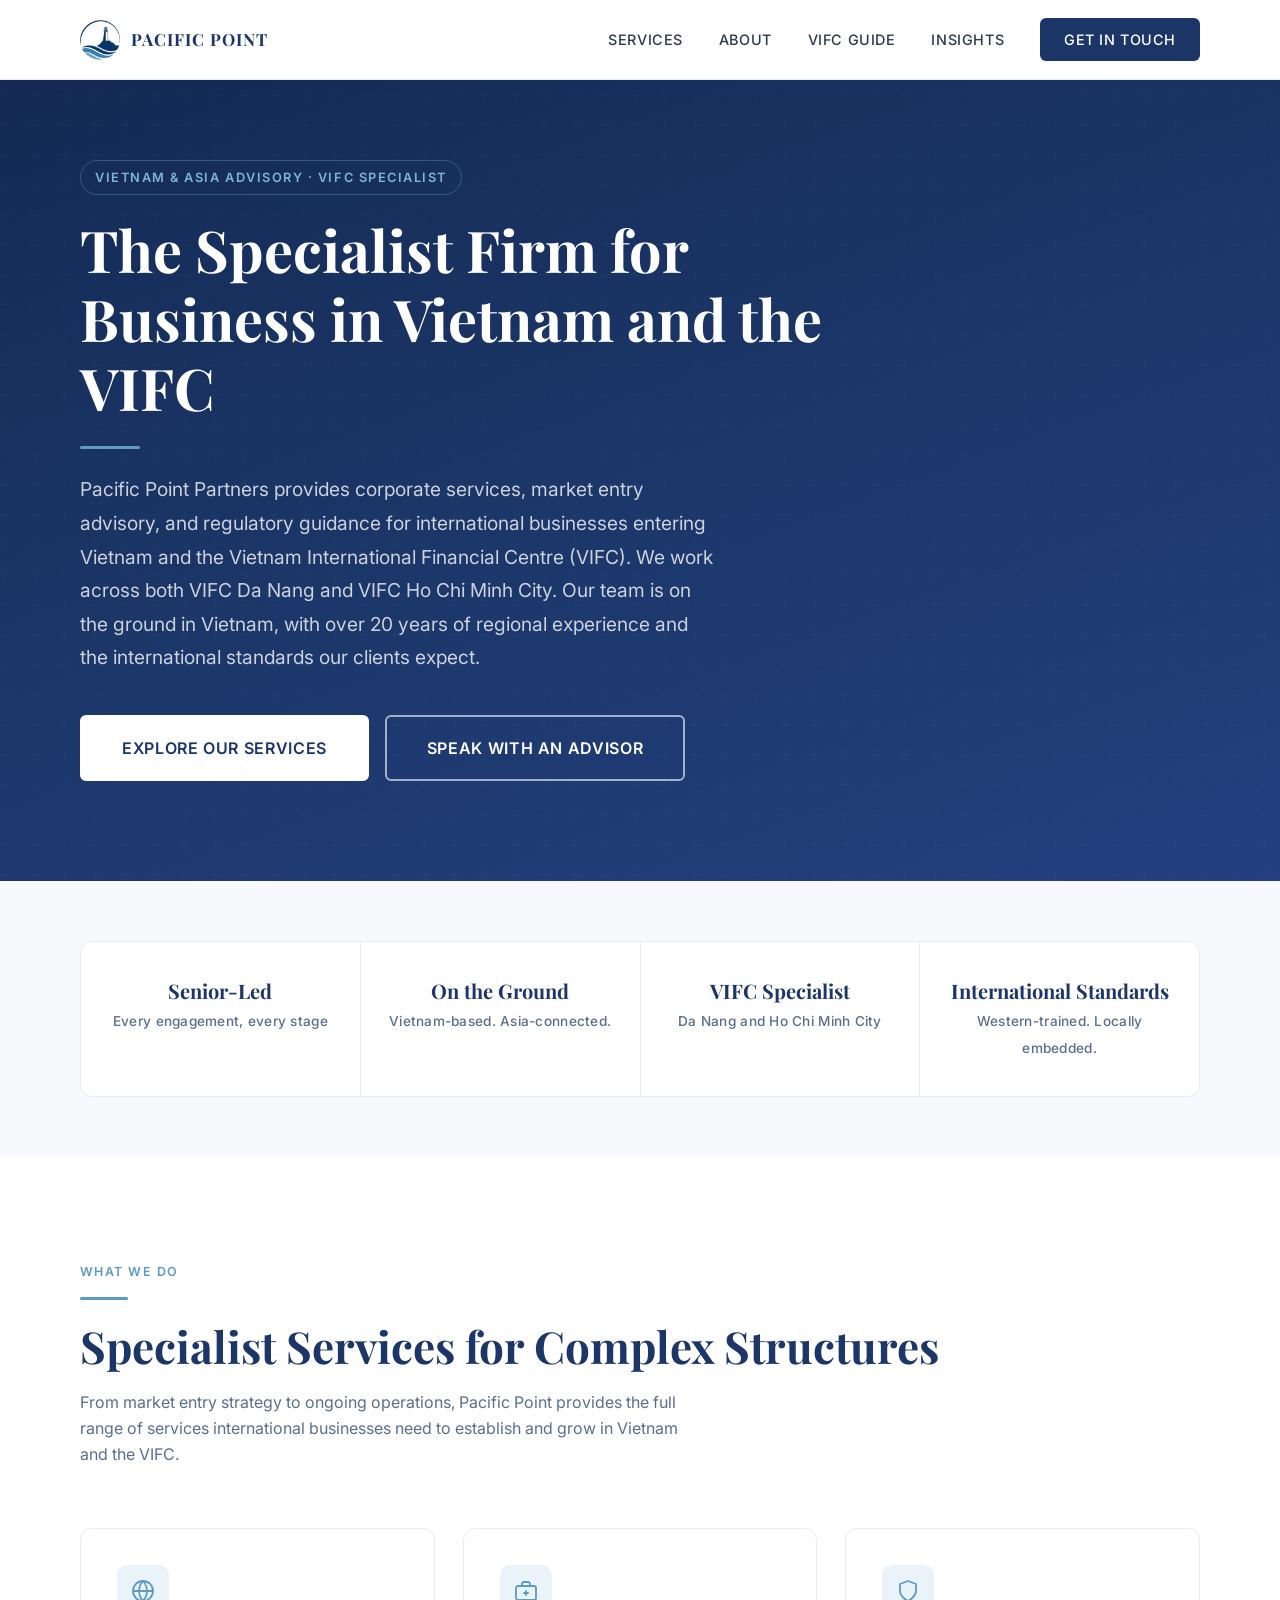
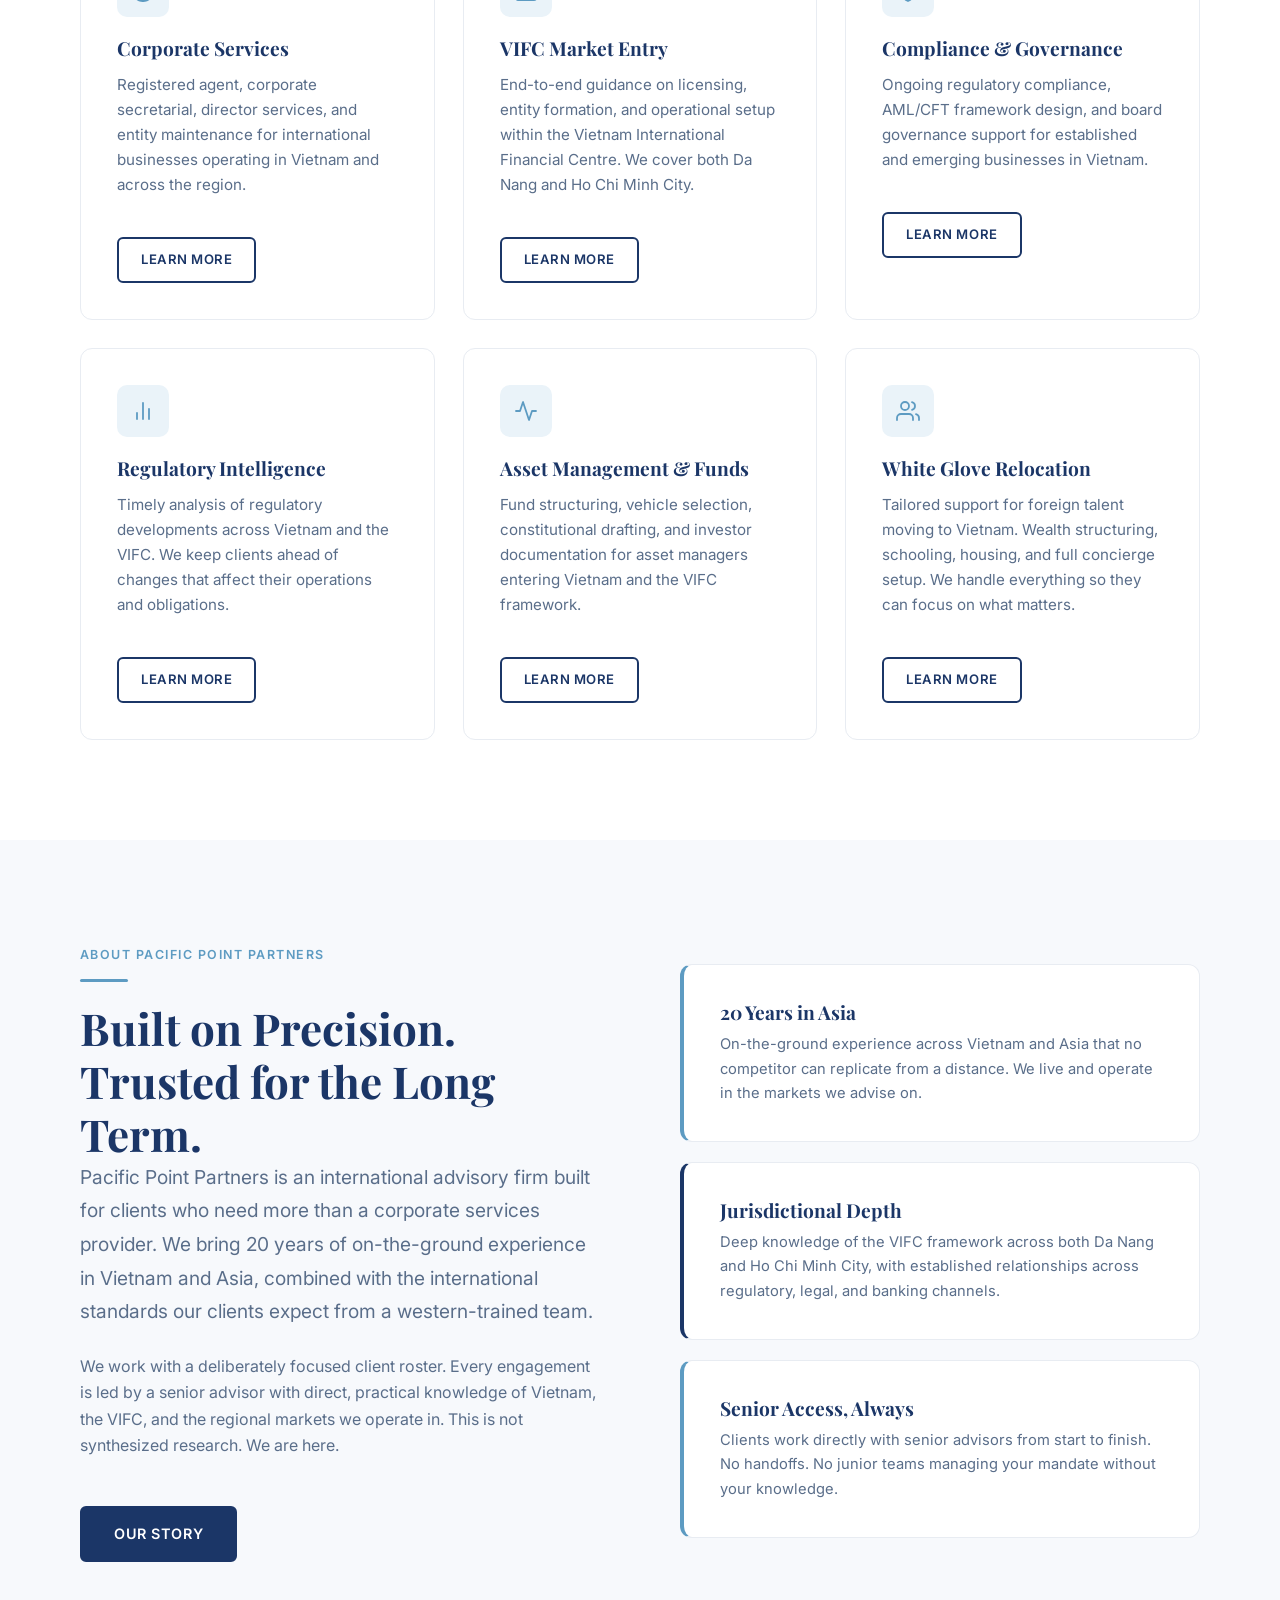
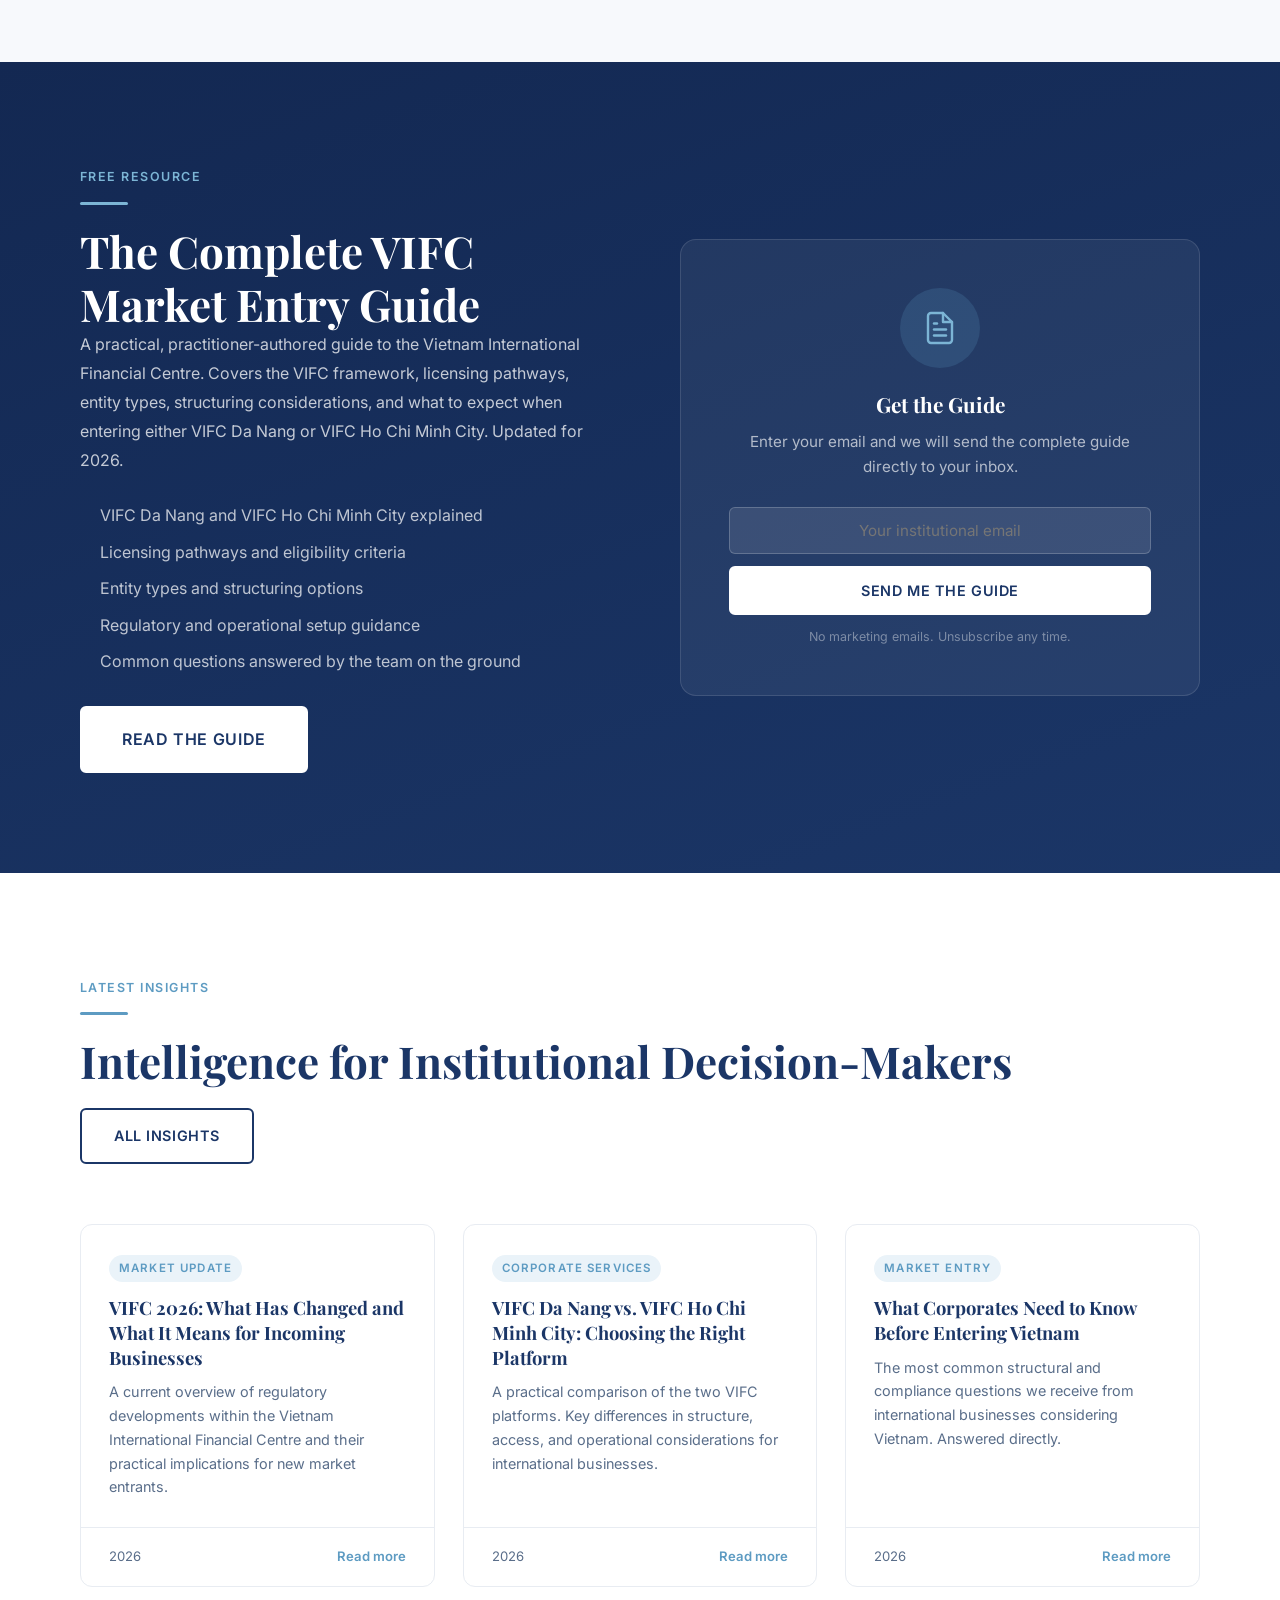
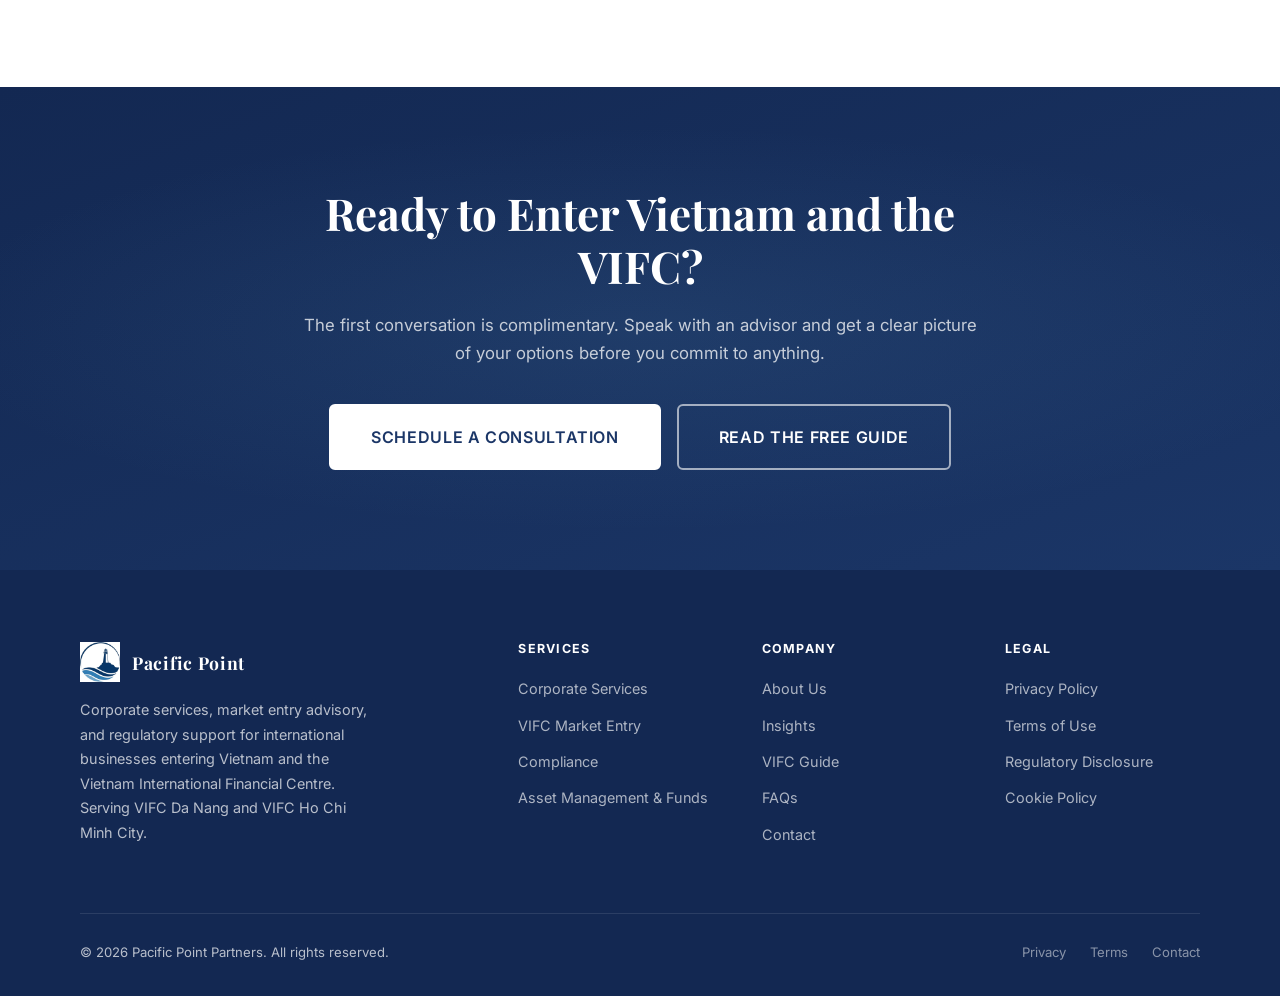
<file: index.html>
<!DOCTYPE html>
<html lang="en">
<head>
  <meta charset="UTF-8">
  <meta name="viewport" content="width=device-width, initial-scale=1.0">
  <title>Pacific Point — Vietnam &amp; VIFC Advisory</title>
  <meta name="description" content="Pacific Point Partners provides corporate services, market entry advisory, and regulatory support for international businesses entering Vietnam and the VIFC.">
  <!-- Open Graph / LinkedIn -->
  <meta property="og:type" content="website">
  <meta property="og:site_name" content="Pacific Point Partners">
  <meta property="og:title" content="Pacific Point — Vietnam &amp; VIFC Advisory">
  <meta property="og:description" content="Corporate services, market entry, and regulatory advisory for international businesses entering Vietnam and the Vietnam International Financial Centre.">
  <meta property="og:image" content="https://pacificpoint.co/assets/images/og-image.jpg">
  <meta property="og:url" content="https://pacificpoint.co/">
  <!-- Twitter Card -->
  <meta name="twitter:card" content="summary_large_image">
  <meta name="twitter:title" content="Pacific Point — Vietnam &amp; VIFC Advisory">
  <meta name="twitter:description" content="Corporate services, market entry, and regulatory advisory for international businesses entering Vietnam and the Vietnam International Financial Centre.">
  <meta name="twitter:image" content="https://pacificpoint.co/assets/images/og-image.jpg">
  <!-- Canonical -->
  <link rel="canonical" href="https://pacificpoint.co/">
  <link rel="icon" type="image/x-icon" href="assets/images/favicon.ico">
  <link rel="apple-touch-icon" href="assets/images/favicon_180x180.png">
  <link rel="preconnect" href="https://fonts.googleapis.com">
  <link rel="preconnect" href="https://fonts.gstatic.com" crossorigin>
  <link href="https://fonts.googleapis.com/css2?family=Playfair+Display:wght@600;700&family=Inter:wght@400;500;600&display=swap" rel="stylesheet">
  <link rel="stylesheet" href="assets/css/style.css">
</head>
<body>

  <!-- ===== NAVIGATION ===== -->
  <nav class="nav" role="navigation" aria-label="Main navigation">
    <div class="container nav-inner">
      <a href="index.html" class="nav-logo" aria-label="Pacific Point home">
        <img src="assets/images/icon.png" alt="" aria-hidden="true" height="40">
        <span class="nav-brand-name">Pacific Point</span>
      </a>
      <ul class="nav-links" role="list">
        <li><a href="services.html">Services</a></li>
        <li><a href="about.html">About</a></li>
        <li><a href="vifc-guide.html">VIFC Guide</a></li>
        <li><a href="insights.html">Insights</a></li>
        <li><a href="contact.html" class="nav-cta">Get in Touch</a></li>
      </ul>
      <button class="nav-mobile-toggle" aria-label="Toggle navigation" aria-expanded="false">
        <span></span><span></span><span></span>
      </button>
    </div>
  </nav>

  <!-- ===== HERO ===== -->
  <section class="hero">
    <div class="container">
      <div class="hero-content" style="max-width: 760px;">
        <span class="hero-eyebrow">Vietnam &amp; Asia Advisory · VIFC Specialist</span>
        <h1>The Specialist Firm for Business in Vietnam and the VIFC</h1>
        <div class="hero-divider"></div>
        <p class="lead">Pacific Point Partners provides corporate services, market entry advisory, and regulatory guidance for international businesses entering Vietnam and the Vietnam International Financial Centre (VIFC). We work across both VIFC Da Nang and VIFC Ho Chi Minh City. Our team is on the ground in Vietnam, with over 20 years of regional experience and the international standards our clients expect.</p>
        <div class="hero-actions">
          <a href="services.html" class="btn btn-white btn-lg">Explore Our Services</a>
          <a href="contact.html" class="btn btn-outline-white btn-lg">Speak with an Advisor</a>
        </div>
      </div>
    </div>
  </section>

  <!-- ===== TRUST PILLARS ===== -->
  <section class="section-sm" style="background: var(--off-white);">
    <div class="container">
      <div class="stats-row fade-up">
        <div class="stat-item">
          <span class="stat-word">Senior-Led</span>
          <span class="stat-label">Every engagement, every stage</span>
        </div>
        <div class="stat-item">
          <span class="stat-word">On the Ground</span>
          <span class="stat-label">Vietnam-based. Asia-connected.</span>
        </div>
        <div class="stat-item">
          <span class="stat-word">VIFC Specialist</span>
          <span class="stat-label">Da Nang and Ho Chi Minh City</span>
        </div>
        <div class="stat-item">
          <span class="stat-word">International Standards</span>
          <span class="stat-label">Western-trained. Locally embedded.</span>
        </div>
      </div>
    </div>
  </section>

  <!-- ===== SERVICES OVERVIEW ===== -->
  <section class="section">
    <div class="container">
      <div class="section-header fade-up">
        <span class="section-eyebrow">What We Do</span>
        <div class="section-rule"></div>
        <h2>Specialist Services for Complex Structures</h2>
        <p>From market entry strategy to ongoing operations, Pacific Point provides the full range of services international businesses need to establish and grow in Vietnam and the VIFC.</p>
      </div>

      <div class="grid grid-3">
        <div class="card fade-up fade-up-delay-1">
          <div class="card-icon">
            <svg viewBox="0 0 24 24" fill="none" stroke-width="1.8" stroke-linecap="round" stroke-linejoin="round"><circle cx="12" cy="12" r="10"/><line x1="2" y1="12" x2="22" y2="12"/><path d="M12 2a15.3 15.3 0 0 1 4 10 15.3 15.3 0 0 1-4 10 15.3 15.3 0 0 1-4-10 15.3 15.3 0 0 1 4-10z"/></svg>
          </div>
          <h3>Corporate Services</h3>
          <p>Registered agent, corporate secretarial, director services, and entity maintenance for international businesses operating in Vietnam and across the region.</p>
          <a href="services.html#corporate" class="btn btn-outline btn-sm mt-3">Learn More</a>
        </div>

        <div class="card fade-up fade-up-delay-2">
          <div class="card-icon">
            <svg viewBox="0 0 24 24" fill="none" stroke-width="1.8" stroke-linecap="round" stroke-linejoin="round"><rect x="2" y="7" width="20" height="14" rx="2"/><path d="M16 7V5a2 2 0 0 0-2-2h-4a2 2 0 0 0-2 2v2"/><line x1="12" y1="12" x2="12" y2="16"/><line x1="10" y1="14" x2="14" y2="14"/></svg>
          </div>
          <h3>VIFC Market Entry</h3>
          <p>End-to-end guidance on licensing, entity formation, and operational setup within the Vietnam International Financial Centre. We cover both Da Nang and Ho Chi Minh City.</p>
          <a href="services.html#vifc" class="btn btn-outline btn-sm mt-3">Learn More</a>
        </div>

        <div class="card fade-up fade-up-delay-3">
          <div class="card-icon">
            <svg viewBox="0 0 24 24" fill="none" stroke-width="1.8" stroke-linecap="round" stroke-linejoin="round"><path d="M12 22s8-4 8-10V5l-8-3-8 3v7c0 6 8 10 8 10z"/></svg>
          </div>
          <h3>Compliance &amp; Governance</h3>
          <p>Ongoing regulatory compliance, AML/CFT framework design, and board governance support for established and emerging businesses in Vietnam.</p>
          <a href="services.html#compliance" class="btn btn-outline btn-sm mt-3">Learn More</a>
        </div>

        <div class="card fade-up fade-up-delay-1">
          <div class="card-icon">
            <svg viewBox="0 0 24 24" fill="none" stroke-width="1.8" stroke-linecap="round" stroke-linejoin="round"><line x1="18" y1="20" x2="18" y2="10"/><line x1="12" y1="20" x2="12" y2="4"/><line x1="6" y1="20" x2="6" y2="14"/></svg>
          </div>
          <h3>Regulatory Intelligence</h3>
          <p>Timely analysis of regulatory developments across Vietnam and the VIFC. We keep clients ahead of changes that affect their operations and obligations.</p>
          <a href="services.html#intelligence" class="btn btn-outline btn-sm mt-3">Learn More</a>
        </div>

        <div class="card fade-up fade-up-delay-2">
          <div class="card-icon">
            <svg viewBox="0 0 24 24" fill="none" stroke-width="1.8" stroke-linecap="round" stroke-linejoin="round"><polyline points="22 12 18 12 15 21 9 3 6 12 2 12"/></svg>
          </div>
          <h3>Asset Management &amp; Funds</h3>
          <p>Fund structuring, vehicle selection, constitutional drafting, and investor documentation for asset managers entering Vietnam and the VIFC framework.</p>
          <a href="services.html#funds" class="btn btn-outline btn-sm mt-3">Learn More</a>
        </div>

        <div class="card fade-up fade-up-delay-3">
          <div class="card-icon">
            <svg viewBox="0 0 24 24" fill="none" stroke-width="1.8" stroke-linecap="round" stroke-linejoin="round"><path d="M17 21v-2a4 4 0 0 0-4-4H5a4 4 0 0 0-4 4v2"/><circle cx="9" cy="7" r="4"/><path d="M23 21v-2a4 4 0 0 0-3-3.87"/><path d="M16 3.13a4 4 0 0 1 0 7.75"/></svg>
          </div>
          <h3>White Glove Relocation</h3>
          <p>Tailored support for foreign talent moving to Vietnam. Wealth structuring, schooling, housing, and full concierge setup. We handle everything so they can focus on what matters.</p>
          <a href="services.html#relocation" class="btn btn-outline btn-sm mt-3">Learn More</a>
        </div>
      </div>
    </div>
  </section>

  <!-- ===== ABOUT TEASER ===== -->
  <section class="section section-light">
    <div class="container">
      <div style="display: grid; grid-template-columns: 1fr 1fr; gap: 80px; align-items: center;">
        <div class="fade-up">
          <span class="section-eyebrow">About Pacific Point Partners</span>
          <div class="section-rule"></div>
          <h2>Built on Precision. Trusted for the Long Term.</h2>
          <p class="lead" style="margin-bottom: 24px;">Pacific Point Partners is an international advisory firm built for clients who need more than a corporate services provider. We bring 20 years of on-the-ground experience in Vietnam and Asia, combined with the international standards our clients expect from a western-trained team.</p>
          <p style="color: var(--text-muted);">We work with a deliberately focused client roster. Every engagement is led by a senior advisor with direct, practical knowledge of Vietnam, the VIFC, and the regional markets we operate in. This is not synthesized research. We are here.</p>
          <a href="about.html" class="btn btn-primary mt-4">Our Story</a>
        </div>
        <div class="fade-up" style="display: flex; flex-direction: column; gap: 20px;">
          <div class="card" style="border-left: 4px solid var(--blue);">
            <h4 style="margin-bottom: 8px;">20 Years in Asia</h4>
            <p style="font-size: 0.92rem; color: var(--text-muted); margin: 0;">On-the-ground experience across Vietnam and Asia that no competitor can replicate from a distance. We live and operate in the markets we advise on.</p>
          </div>
          <div class="card" style="border-left: 4px solid var(--navy);">
            <h4 style="margin-bottom: 8px;">Jurisdictional Depth</h4>
            <p style="font-size: 0.92rem; color: var(--text-muted); margin: 0;">Deep knowledge of the VIFC framework across both Da Nang and Ho Chi Minh City, with established relationships across regulatory, legal, and banking channels.</p>
          </div>
          <div class="card" style="border-left: 4px solid var(--blue);">
            <h4 style="margin-bottom: 8px;">Senior Access, Always</h4>
            <p style="font-size: 0.92rem; color: var(--text-muted); margin: 0;">Clients work directly with senior advisors from start to finish. No handoffs. No junior teams managing your mandate without your knowledge.</p>
          </div>
        </div>
      </div>
    </div>
  </section>

  <!-- ===== VIFC GUIDE TEASER ===== -->
  <section class="section section-dark">
    <div class="container">
      <div style="display: grid; grid-template-columns: 1fr 1fr; gap: 80px; align-items: center;">
        <div class="fade-up">
          <span class="section-eyebrow" style="color: var(--blue-light);">Free Resource</span>
          <div class="section-rule" style="background: var(--blue-light);"></div>
          <h2>The Complete VIFC Market Entry Guide</h2>
          <p style="color: rgba(255,255,255,0.75); line-height: 1.8; margin-bottom: 28px;">A practical, practitioner-authored guide to the Vietnam International Financial Centre. Covers the VIFC framework, licensing pathways, entity types, structuring considerations, and what to expect when entering either VIFC Da Nang or VIFC Ho Chi Minh City. Updated for 2026.</p>
          <ul style="color: rgba(255,255,255,0.72); margin-bottom: 32px; padding-left: 20px;">
            <li style="margin-bottom: 10px;">VIFC Da Nang and VIFC Ho Chi Minh City explained</li>
            <li style="margin-bottom: 10px;">Licensing pathways and eligibility criteria</li>
            <li style="margin-bottom: 10px;">Entity types and structuring options</li>
            <li style="margin-bottom: 10px;">Regulatory and operational setup guidance</li>
            <li style="margin-bottom: 10px;">Common questions answered by the team on the ground</li>
          </ul>
          <a href="vifc-guide.html" class="btn btn-white btn-lg">Read the Guide</a>
        </div>
        <div class="fade-up" style="background: rgba(255,255,255,0.06); border: 1px solid rgba(255,255,255,0.12); border-radius: 16px; padding: 48px; text-align: center;">
          <div style="width: 80px; height: 80px; background: rgba(93,155,194,0.2); border-radius: 50%; display: flex; align-items: center; justify-content: center; margin: 0 auto 24px;">
            <svg width="36" height="36" viewBox="0 0 24 24" fill="none" stroke="var(--blue-light)" stroke-width="1.6" stroke-linecap="round" stroke-linejoin="round"><path d="M14 2H6a2 2 0 0 0-2 2v16a2 2 0 0 0 2 2h12a2 2 0 0 0 2-2V8z"/><polyline points="14 2 14 8 20 8"/><line x1="16" y1="13" x2="8" y2="13"/><line x1="16" y1="17" x2="8" y2="17"/><polyline points="10 9 9 9 8 9"/></svg>
          </div>
          <h3 style="color: var(--white); margin-bottom: 12px; font-size: 1.3rem;">Get the Guide</h3>
          <p style="color: rgba(255,255,255,0.65); margin-bottom: 28px; font-size: 0.95rem;">Enter your email and we will send the complete guide directly to your inbox.</p>
          <form id="heroGateForm" style="display: flex; flex-direction: column; gap: 12px;">
            <input type="email" placeholder="Your institutional email" class="form-input" required style="background: rgba(255,255,255,0.1); border-color: rgba(255,255,255,0.2); color: white; text-align: center;">
            <input type="email" style="display:none" placeholder="email confirm" tabindex="-1" autocomplete="off">
            <button type="submit" class="btn btn-white" style="width: 100%; justify-content: center;">Send Me the Guide</button>
          </form>
          <p style="color: rgba(255,255,255,0.4); font-size: 0.78rem; margin-top: 12px;">No marketing emails. Unsubscribe any time.</p>
        </div>
      </div>
    </div>
  </section>

  <!-- ===== INSIGHTS TEASER ===== -->
  <section class="section">
    <div class="container">
      <div class="section-header fade-up" style="display: flex; align-items: flex-end; justify-content: space-between; flex-wrap: wrap; gap: 20px;">
        <div>
          <span class="section-eyebrow">Latest Insights</span>
          <div class="section-rule"></div>
          <h2 style="margin: 0;">Intelligence for Institutional Decision-Makers</h2>
        </div>
        <a href="insights.html" class="btn btn-outline">All Insights</a>
      </div>

      <div class="grid grid-3">
        <article class="insight-card fade-up fade-up-delay-1">
          <div class="insight-card-body">
            <span class="insight-tag">Market Update</span>
            <h3>VIFC 2026: What Has Changed and What It Means for Incoming Businesses</h3>
            <p>A current overview of regulatory developments within the Vietnam International Financial Centre and their practical implications for new market entrants.</p>
          </div>
          <div class="insight-card-footer">
            <span class="insight-date">2026</span>
            <a href="insights.html" class="insight-read-more">Read more</a>
          </div>
        </article>

        <article class="insight-card fade-up fade-up-delay-2">
          <div class="insight-card-body">
            <span class="insight-tag">Corporate Services</span>
            <h3>VIFC Da Nang vs. VIFC Ho Chi Minh City: Choosing the Right Platform</h3>
            <p>A practical comparison of the two VIFC platforms. Key differences in structure, access, and operational considerations for international businesses.</p>
          </div>
          <div class="insight-card-footer">
            <span class="insight-date">2026</span>
            <a href="insights.html" class="insight-read-more">Read more</a>
          </div>
        </article>

        <article class="insight-card fade-up fade-up-delay-3">
          <div class="insight-card-body">
            <span class="insight-tag">Market Entry</span>
            <h3>What Corporates Need to Know Before Entering Vietnam</h3>
            <p>The most common structural and compliance questions we receive from international businesses considering Vietnam. Answered directly.</p>
          </div>
          <div class="insight-card-footer">
            <span class="insight-date">2026</span>
            <a href="insights.html" class="insight-read-more">Read more</a>
          </div>
        </article>
      </div>
    </div>
  </section>

  <!-- ===== CTA ===== -->
  <section class="cta-section">
    <div class="cta-section-inner fade-up">
      <h2>Ready to Enter Vietnam and the VIFC?</h2>
      <p>The first conversation is complimentary. Speak with an advisor and get a clear picture of your options before you commit to anything.</p>
      <div class="btn-actions">
        <a href="contact.html" class="btn btn-white btn-lg">Schedule a Consultation</a>
        <a href="vifc-guide.html" class="btn btn-outline-white btn-lg">Read the Free Guide</a>
      </div>
    </div>
  </section>

  <!-- ===== FOOTER ===== -->
  <footer class="footer">
    <div class="container">
      <div class="footer-grid">
        <div class="footer-brand">
          <div class="footer-logo">
            <img src="assets/images/icon-white.png" alt="Pacific Point Partners" height="40">
            <span class="footer-logo-text">Pacific Point</span>
          </div>
          <p>Corporate services, market entry advisory, and regulatory support for international businesses entering Vietnam and the Vietnam International Financial Centre. Serving VIFC Da Nang and VIFC Ho Chi Minh City.</p>
        </div>
        <div class="footer-col">
          <h5>Services</h5>
          <ul>
            <li><a href="services.html#corporate">Corporate Services</a></li>
            <li><a href="services.html#vifc">VIFC Market Entry</a></li>
            <li><a href="services.html#compliance">Compliance</a></li>
            <li><a href="services.html#funds">Asset Management &amp; Funds</a></li>
          </ul>
        </div>
        <div class="footer-col">
          <h5>Company</h5>
          <ul>
            <li><a href="about.html">About Us</a></li>
            <li><a href="insights.html">Insights</a></li>
            <li><a href="vifc-guide.html">VIFC Guide</a></li>
            <li><a href="faq.html">FAQs</a></li>
            <li><a href="contact.html">Contact</a></li>
          </ul>
        </div>
        <div class="footer-col">
          <h5>Legal</h5>
          <ul>
            <li><a href="privacy.html">Privacy Policy</a></li>
            <li><a href="terms.html">Terms of Use</a></li>
            <li><a href="regulatory-disclosure.html">Regulatory Disclosure</a></li>
            <li><a href="cookie-policy.html">Cookie Policy</a></li>
          </ul>
        </div>
      </div>
      <div class="footer-bottom">
        <p>© 2026 Pacific Point Partners. All rights reserved.</p>
        <div class="footer-bottom-links">
          <a href="privacy.html">Privacy</a>
          <a href="terms.html">Terms</a>
          <a href="contact.html">Contact</a>
        </div>
      </div>
    </div>
  </footer>

  <script src="assets/js/main.js"></script>
  <script>
    const heroForm = document.getElementById('heroGateForm');
    if (heroForm) {
      heroForm.addEventListener('submit', function(e) {
        e.preventDefault();
        const email = heroForm.querySelector('input[type="email"]').value;
        heroForm.innerHTML = '<p style="color: var(--blue-light); font-weight: 600;">Guide on its way to ' + email + '</p>';
      });
    }
  </script>
</body>
</html>
</file>
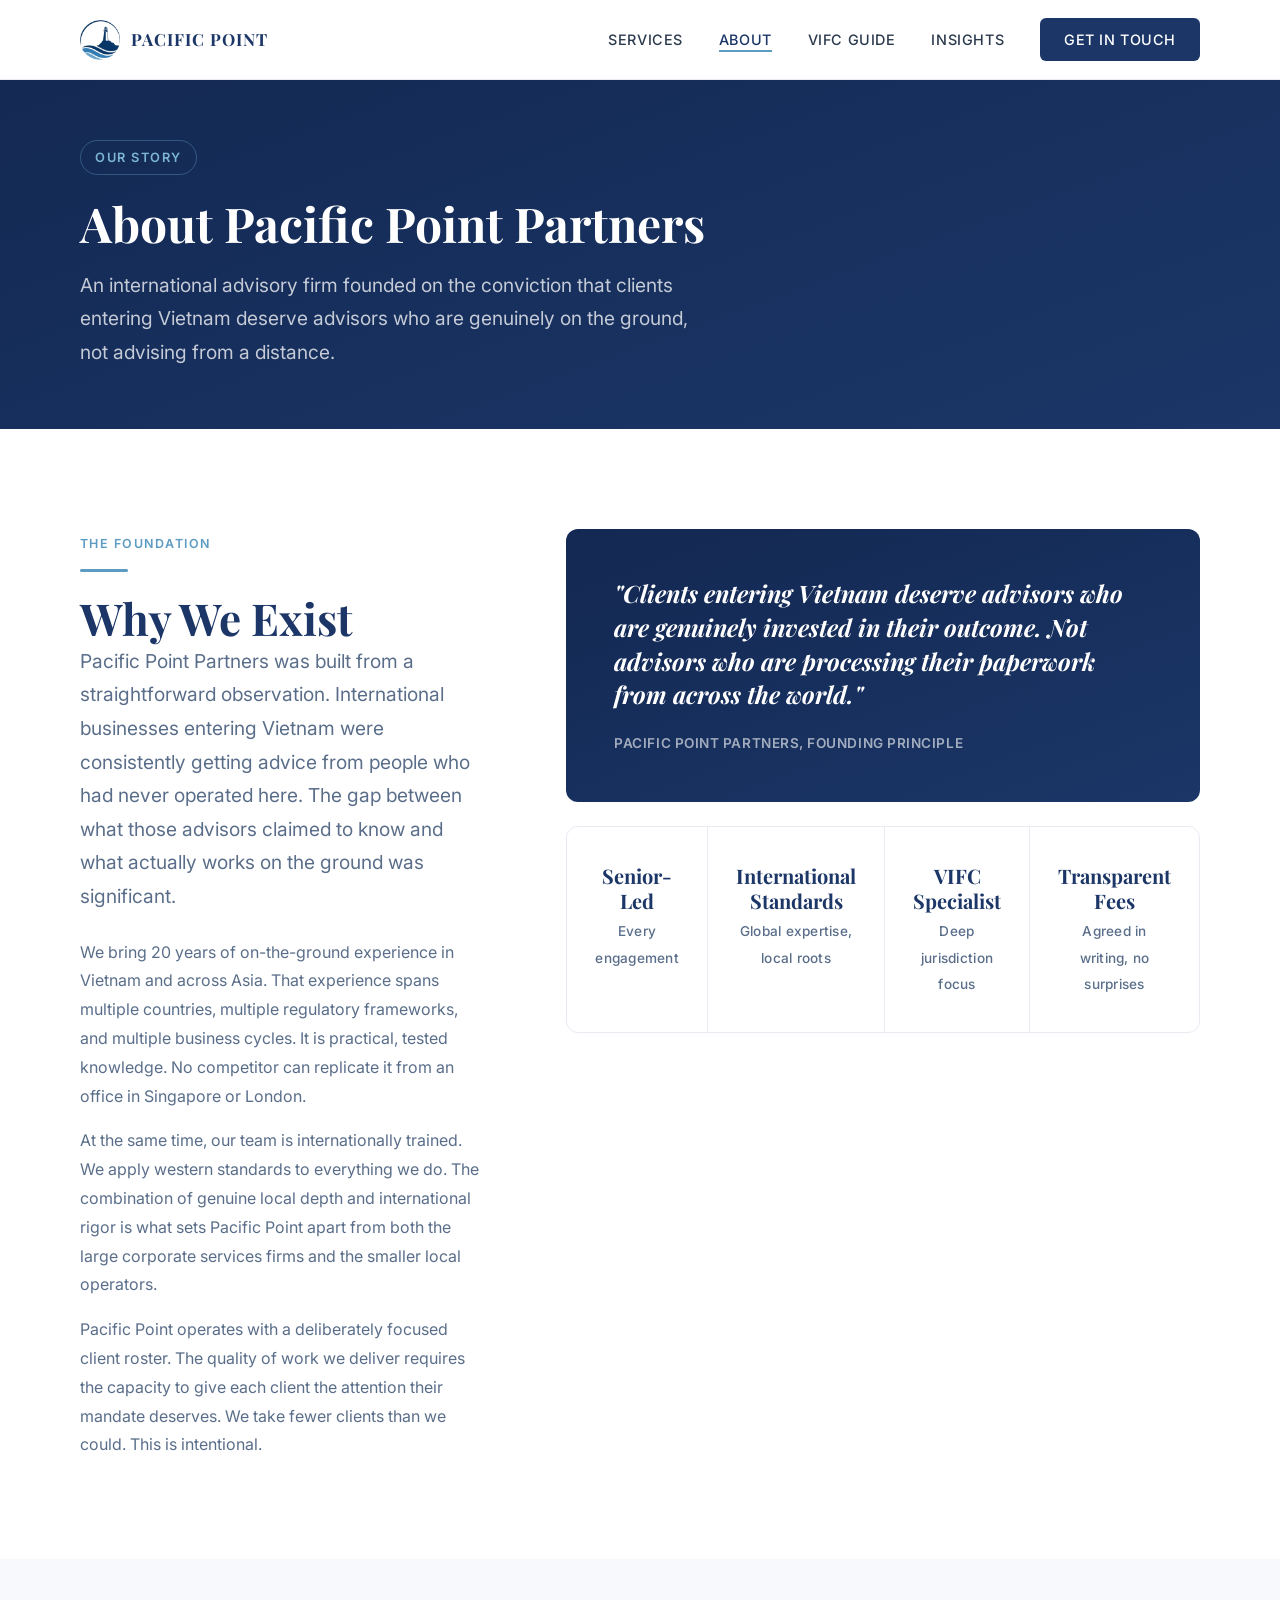
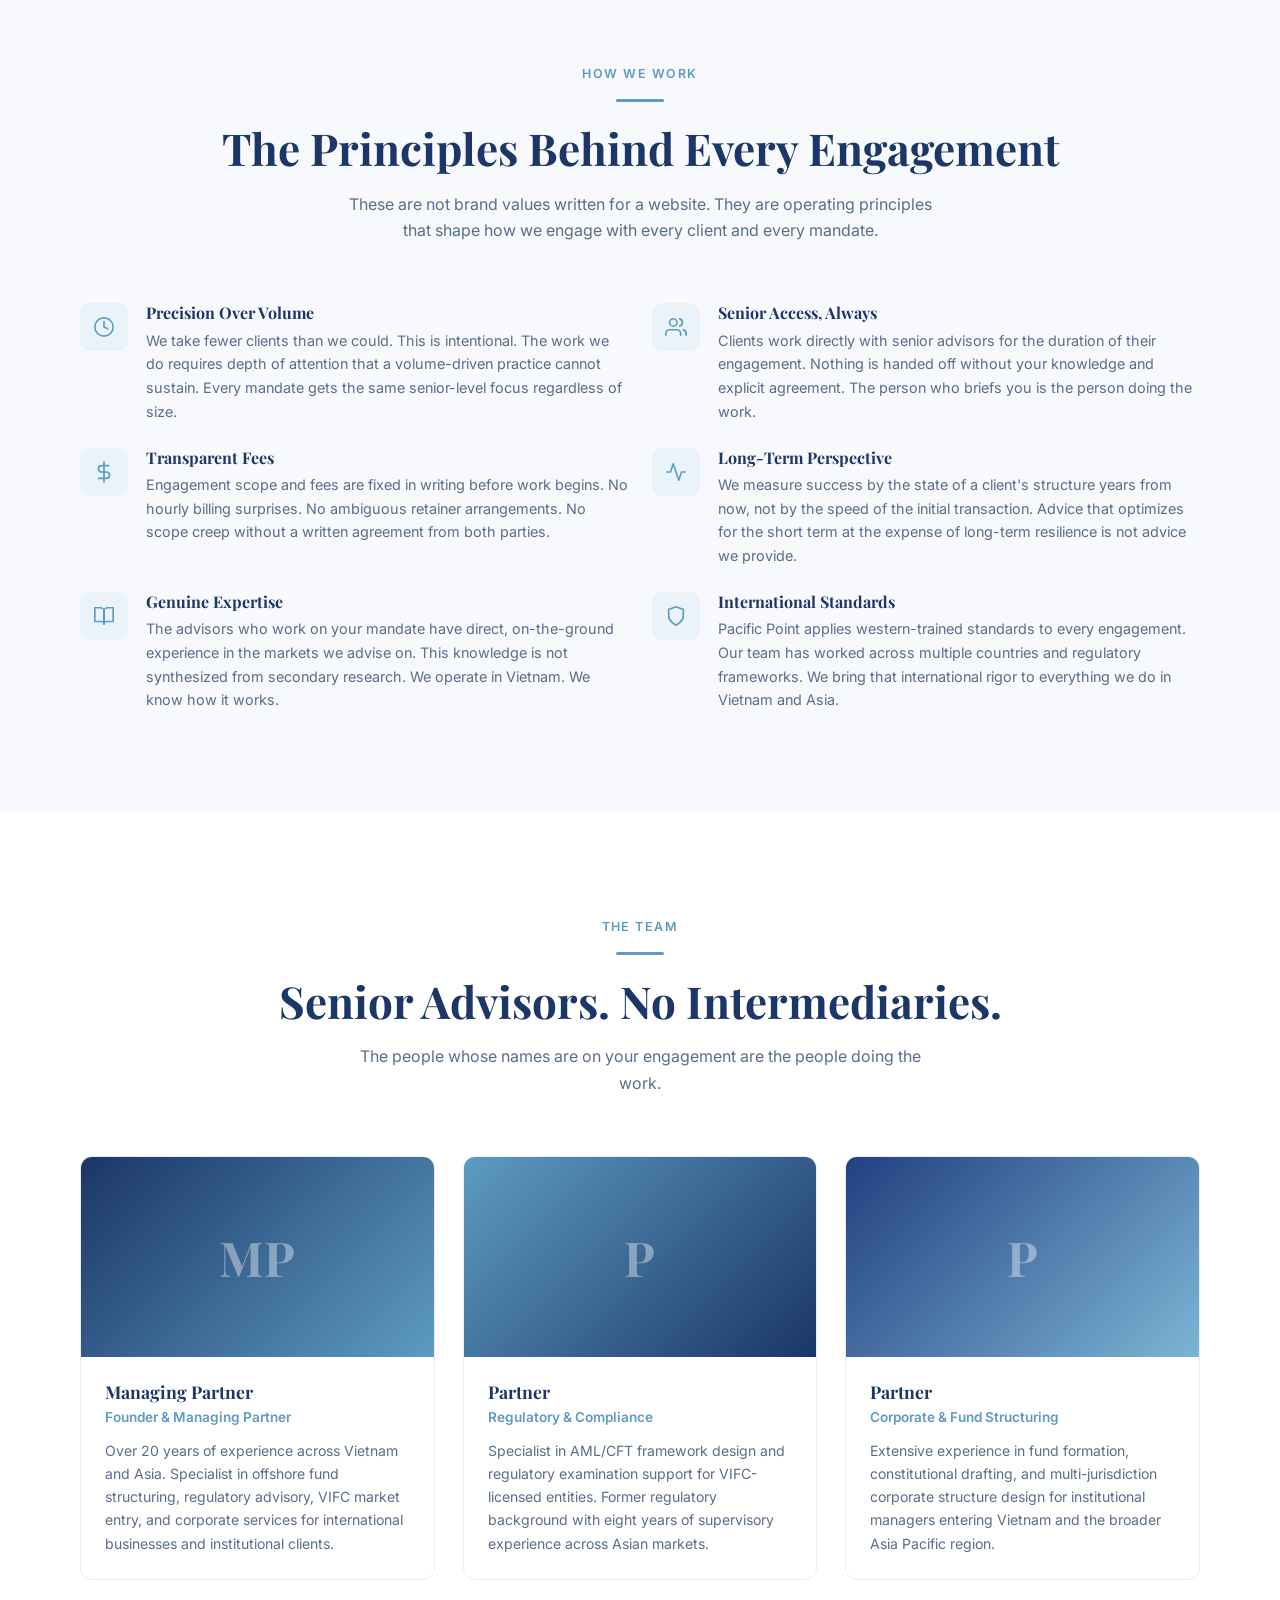
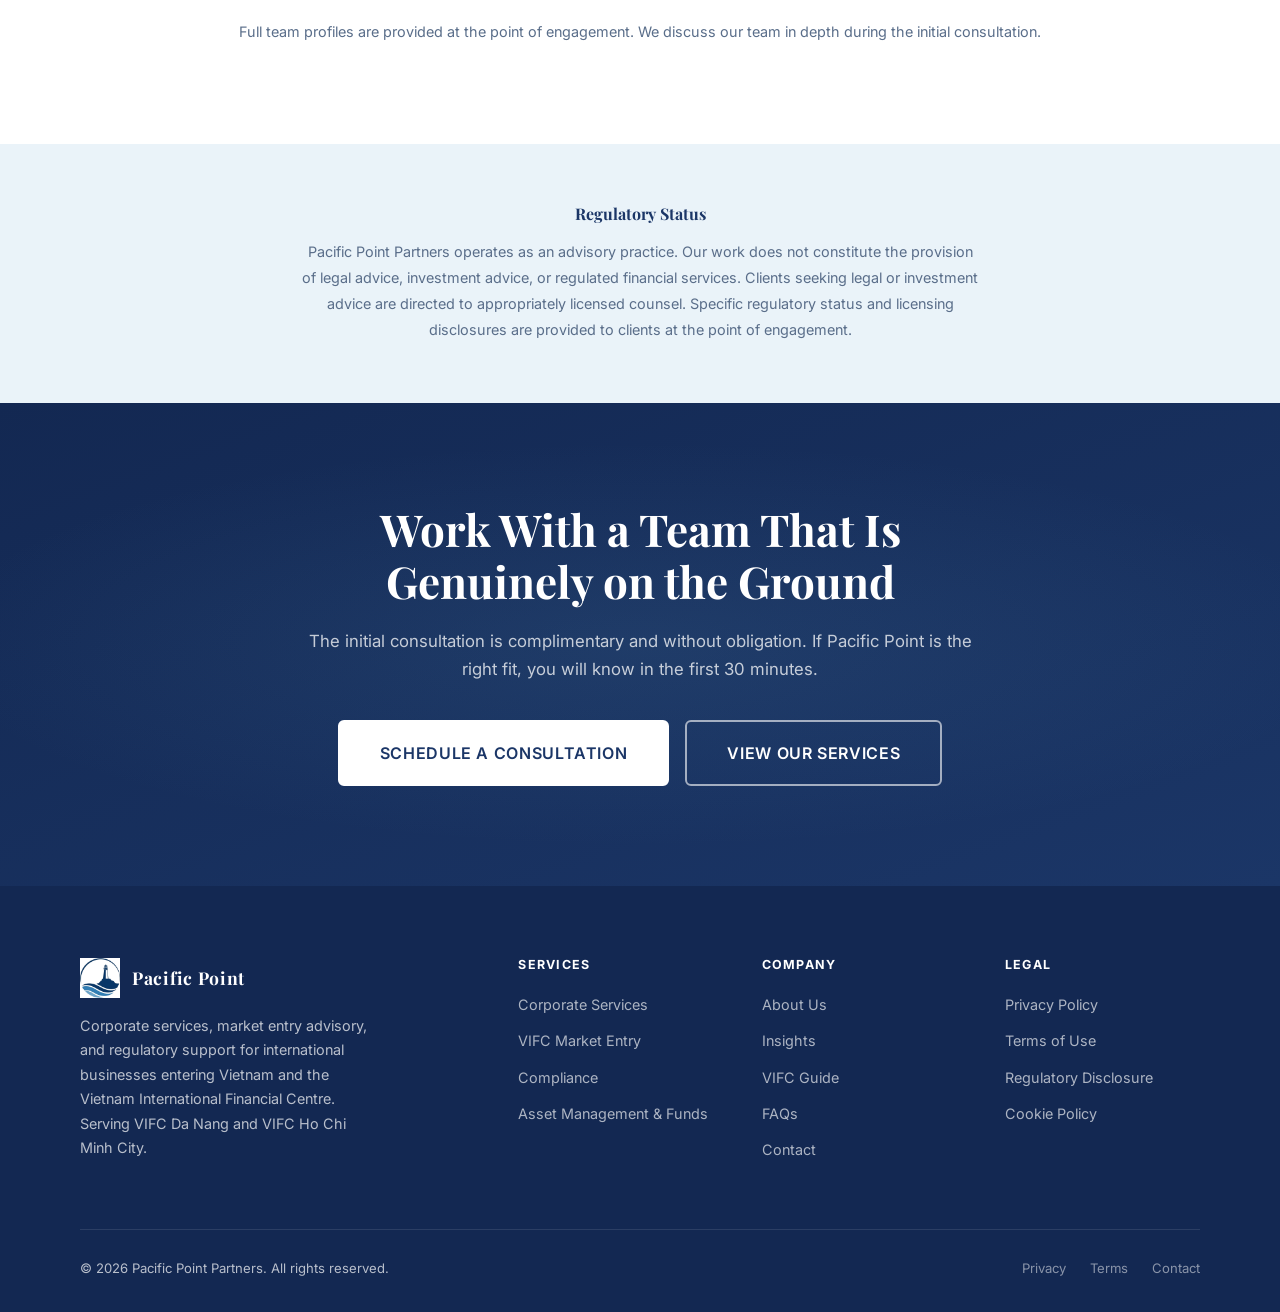
<file: about.html>
<!DOCTYPE html>
<html lang="en">
<head>
  <meta charset="UTF-8">
  <meta name="viewport" content="width=device-width, initial-scale=1.0">
  <title>About — Pacific Point Partners</title>
  <meta name="description" content="Pacific Point Partners is an international advisory firm with 20 years of on-the-ground experience in Vietnam and Asia. Senior-led. International standards. VIFC specialist.">
  <!-- Open Graph / LinkedIn -->
  <meta property="og:type" content="website">
  <meta property="og:site_name" content="Pacific Point Partners">
  <meta property="og:title" content="About — Pacific Point Partners">
  <meta property="og:description" content="An international advisory firm built on 20 years in Asia. Senior advisors on every engagement. International standards. VIFC specialist.">
  <meta property="og:image" content="https://pacificpoint.co/assets/images/og-image.jpg">
  <meta property="og:url" content="https://pacificpoint.co/about.html">
  <!-- Twitter Card -->
  <meta name="twitter:card" content="summary_large_image">
  <meta name="twitter:title" content="About — Pacific Point Partners">
  <meta name="twitter:description" content="An international advisory firm built on 20 years in Asia. Senior advisors on every engagement. International standards. VIFC specialist.">
  <meta name="twitter:image" content="https://pacificpoint.co/assets/images/og-image.jpg">
  <!-- Canonical -->
  <link rel="canonical" href="https://pacificpoint.co/about.html">
  <link rel="icon" type="image/x-icon" href="assets/images/favicon.ico">
  <link rel="preconnect" href="https://fonts.googleapis.com">
  <link rel="preconnect" href="https://fonts.gstatic.com" crossorigin>
  <link href="https://fonts.googleapis.com/css2?family=Playfair+Display:wght@600;700&family=Inter:wght@400;500;600&display=swap" rel="stylesheet">
  <link rel="stylesheet" href="assets/css/style.css">
</head>
<body>

  <!-- ===== NAVIGATION ===== -->
  <nav class="nav" role="navigation" aria-label="Main navigation">
    <div class="container nav-inner">
      <a href="index.html" class="nav-logo" aria-label="Pacific Point home">
        <img src="assets/images/icon.png" alt="" aria-hidden="true" height="40">
        <span class="nav-brand-name">Pacific Point</span>
      </a>
      <ul class="nav-links" role="list">
        <li><a href="services.html">Services</a></li>
        <li><a href="about.html">About</a></li>
        <li><a href="vifc-guide.html">VIFC Guide</a></li>
        <li><a href="insights.html">Insights</a></li>
        <li><a href="contact.html" class="nav-cta">Get in Touch</a></li>
      </ul>
      <button class="nav-mobile-toggle" aria-label="Toggle navigation" aria-expanded="false">
        <span></span><span></span><span></span>
      </button>
    </div>
  </nav>

  <!-- ===== PAGE HERO ===== -->
  <section class="page-hero">
    <div class="container">
      <span class="hero-eyebrow">Our Story</span>
      <h1>About Pacific Point Partners</h1>
      <p class="lead" style="max-width: 620px; margin-top: 16px;">An international advisory firm founded on the conviction that clients entering Vietnam deserve advisors who are genuinely on the ground, not advising from a distance.</p>
    </div>
  </section>

  <!-- ===== FOUNDING STORY ===== -->
  <section class="section">
    <div class="container">
      <div class="page-split-start">
        <div class="fade-up">
          <span class="section-eyebrow">The Foundation</span>
          <div class="section-rule"></div>
          <h2>Why We Exist</h2>
          <p class="lead" style="margin-bottom: 24px;">Pacific Point Partners was built from a straightforward observation. International businesses entering Vietnam were consistently getting advice from people who had never operated here. The gap between what those advisors claimed to know and what actually works on the ground was significant.</p>
          <p style="color: var(--text-muted); line-height: 1.8; margin-bottom: 16px;">We bring 20 years of on-the-ground experience in Vietnam and across Asia. That experience spans multiple countries, multiple regulatory frameworks, and multiple business cycles. It is practical, tested knowledge. No competitor can replicate it from an office in Singapore or London.</p>
          <p style="color: var(--text-muted); line-height: 1.8; margin-bottom: 16px;">At the same time, our team is internationally trained. We apply western standards to everything we do. The combination of genuine local depth and international rigor is what sets Pacific Point apart from both the large corporate services firms and the smaller local operators.</p>
          <p style="color: var(--text-muted); line-height: 1.8;">Pacific Point operates with a deliberately focused client roster. The quality of work we deliver requires the capacity to give each client the attention their mandate deserves. We take fewer clients than we could. This is intentional.</p>
        </div>
        <div class="fade-up">
          <div style="background: linear-gradient(160deg, var(--navy-dark) 0%, var(--navy) 100%); border-radius: var(--radius-lg); padding: 48px; color: white; margin-bottom: 24px;">
            <div style="font-family: var(--font-serif); font-size: 1.5rem; font-weight: 700; color: var(--white); line-height: 1.4; margin-bottom: 20px; font-style: italic;">"Clients entering Vietnam deserve advisors who are genuinely invested in their outcome. Not advisors who are processing their paperwork from across the world."</div>
            <div style="font-size: 0.85rem; color: rgba(255,255,255,0.6); font-weight: 600; letter-spacing: 0.04em; text-transform: uppercase;">Pacific Point Partners, Founding Principle</div>
          </div>
          <div class="stats-row" style="margin: 0;">
            <div class="stat-item">
              <span class="stat-word">Senior-Led</span>
              <span class="stat-label">Every engagement</span>
            </div>
            <div class="stat-item">
              <span class="stat-word">International Standards</span>
              <span class="stat-label">Global expertise, local roots</span>
            </div>
            <div class="stat-item">
              <span class="stat-word">VIFC Specialist</span>
              <span class="stat-label">Deep jurisdiction focus</span>
            </div>
            <div class="stat-item">
              <span class="stat-word">Transparent Fees</span>
              <span class="stat-label">Agreed in writing, no surprises</span>
            </div>
          </div>
        </div>
      </div>
    </div>
  </section>

  <!-- ===== VALUES ===== -->
  <section class="section section-light">
    <div class="container">
      <div class="section-header centered fade-up">
        <span class="section-eyebrow">How We Work</span>
        <div class="section-rule"></div>
        <h2>The Principles Behind Every Engagement</h2>
        <p>These are not brand values written for a website. They are operating principles that shape how we engage with every client and every mandate.</p>
      </div>
      <div class="values-grid fade-up">
        <div class="value-item">
          <div class="value-icon">
            <svg viewBox="0 0 24 24" fill="none" stroke-width="1.8" stroke-linecap="round" stroke-linejoin="round"><circle cx="12" cy="12" r="10"/><polyline points="12 6 12 12 16 14"/></svg>
          </div>
          <div class="value-text">
            <h4>Precision Over Volume</h4>
            <p>We take fewer clients than we could. This is intentional. The work we do requires depth of attention that a volume-driven practice cannot sustain. Every mandate gets the same senior-level focus regardless of size.</p>
          </div>
        </div>
        <div class="value-item">
          <div class="value-icon">
            <svg viewBox="0 0 24 24" fill="none" stroke-width="1.8" stroke-linecap="round" stroke-linejoin="round"><path d="M17 21v-2a4 4 0 0 0-4-4H5a4 4 0 0 0-4 4v2"/><circle cx="9" cy="7" r="4"/><path d="M23 21v-2a4 4 0 0 0-3-3.87"/><path d="M16 3.13a4 4 0 0 1 0 7.75"/></svg>
          </div>
          <div class="value-text">
            <h4>Senior Access, Always</h4>
            <p>Clients work directly with senior advisors for the duration of their engagement. Nothing is handed off without your knowledge and explicit agreement. The person who briefs you is the person doing the work.</p>
          </div>
        </div>
        <div class="value-item">
          <div class="value-icon">
            <svg viewBox="0 0 24 24" fill="none" stroke-width="1.8" stroke-linecap="round" stroke-linejoin="round"><line x1="12" y1="1" x2="12" y2="23"/><path d="M17 5H9.5a3.5 3.5 0 0 0 0 7h5a3.5 3.5 0 0 1 0 7H6"/></svg>
          </div>
          <div class="value-text">
            <h4>Transparent Fees</h4>
            <p>Engagement scope and fees are fixed in writing before work begins. No hourly billing surprises. No ambiguous retainer arrangements. No scope creep without a written agreement from both parties.</p>
          </div>
        </div>
        <div class="value-item">
          <div class="value-icon">
            <svg viewBox="0 0 24 24" fill="none" stroke-width="1.8" stroke-linecap="round" stroke-linejoin="round"><polyline points="22 12 18 12 15 21 9 3 6 12 2 12"/></svg>
          </div>
          <div class="value-text">
            <h4>Long-Term Perspective</h4>
            <p>We measure success by the state of a client's structure years from now, not by the speed of the initial transaction. Advice that optimizes for the short term at the expense of long-term resilience is not advice we provide.</p>
          </div>
        </div>
        <div class="value-item">
          <div class="value-icon">
            <svg viewBox="0 0 24 24" fill="none" stroke-width="1.8" stroke-linecap="round" stroke-linejoin="round"><path d="M2 3h6a4 4 0 0 1 4 4v14a3 3 0 0 0-3-3H2z"/><path d="M22 3h-6a4 4 0 0 0-4 4v14a3 3 0 0 1 3-3h7z"/></svg>
          </div>
          <div class="value-text">
            <h4>Genuine Expertise</h4>
            <p>The advisors who work on your mandate have direct, on-the-ground experience in the markets we advise on. This knowledge is not synthesized from secondary research. We operate in Vietnam. We know how it works.</p>
          </div>
        </div>
        <div class="value-item">
          <div class="value-icon">
            <svg viewBox="0 0 24 24" fill="none" stroke-width="1.8" stroke-linecap="round" stroke-linejoin="round"><path d="M12 22s8-4 8-10V5l-8-3-8 3v7c0 6 8 10 8 10z"/></svg>
          </div>
          <div class="value-text">
            <h4>International Standards</h4>
            <p>Pacific Point applies western-trained standards to every engagement. Our team has worked across multiple countries and regulatory frameworks. We bring that international rigor to everything we do in Vietnam and Asia.</p>
          </div>
        </div>
      </div>
    </div>
  </section>

  <!-- ===== TEAM ===== -->
  <section class="section">
    <div class="container">
      <div class="section-header centered fade-up">
        <span class="section-eyebrow">The Team</span>
        <div class="section-rule"></div>
        <h2>Senior Advisors. No Intermediaries.</h2>
        <p>The people whose names are on your engagement are the people doing the work.</p>
      </div>
      <div class="grid grid-3 fade-up">
        <div class="team-card">
          <div class="team-card-avatar"><span>MP</span></div>
          <div class="team-card-body">
            <h4>Managing Partner</h4>
            <span class="role">Founder &amp; Managing Partner</span>
            <p>Over 20 years of experience across Vietnam and Asia. Specialist in offshore fund structuring, regulatory advisory, VIFC market entry, and corporate services for international businesses and institutional clients.</p>
          </div>
        </div>
        <div class="team-card">
          <div class="team-card-avatar" style="background: linear-gradient(135deg, var(--blue) 0%, var(--navy) 100%);"><span>P</span></div>
          <div class="team-card-body">
            <h4>Partner</h4>
            <span class="role">Regulatory &amp; Compliance</span>
            <p>Specialist in AML/CFT framework design and regulatory examination support for VIFC-licensed entities. Former regulatory background with eight years of supervisory experience across Asian markets.</p>
          </div>
        </div>
        <div class="team-card">
          <div class="team-card-avatar" style="background: linear-gradient(135deg, var(--navy-light) 0%, var(--blue-light) 100%);"><span>P</span></div>
          <div class="team-card-body">
            <h4>Partner</h4>
            <span class="role">Corporate &amp; Fund Structuring</span>
            <p>Extensive experience in fund formation, constitutional drafting, and multi-jurisdiction corporate structure design for institutional managers entering Vietnam and the broader Asia Pacific region.</p>
          </div>
        </div>
      </div>
      <p class="text-muted text-center mt-5" style="font-size: 0.9rem;">Full team profiles are provided at the point of engagement. We discuss our team in depth during the initial consultation.</p>
    </div>
  </section>

  <!-- ===== REGULATORY DISCLOSURE ===== -->
  <section class="section-sm section-pale">
    <div class="container" style="max-width: 760px; margin: 0 auto; text-align: center;">
      <h4 class="fade-up" style="margin-bottom: 16px; font-size: 1rem;">Regulatory Status</h4>
      <p class="fade-up text-muted" style="font-size: 0.9rem; line-height: 1.8;">Pacific Point Partners operates as an advisory practice. Our work does not constitute the provision of legal advice, investment advice, or regulated financial services. Clients seeking legal or investment advice are directed to appropriately licensed counsel. Specific regulatory status and licensing disclosures are provided to clients at the point of engagement.</p>
    </div>
  </section>

  <!-- ===== CTA ===== -->
  <section class="cta-section">
    <div class="cta-section-inner fade-up">
      <h2>Work With a Team That Is Genuinely on the Ground</h2>
      <p>The initial consultation is complimentary and without obligation. If Pacific Point is the right fit, you will know in the first 30 minutes.</p>
      <div class="btn-actions">
        <a href="contact.html" class="btn btn-white btn-lg">Schedule a Consultation</a>
        <a href="services.html" class="btn btn-outline-white btn-lg">View Our Services</a>
      </div>
    </div>
  </section>

  <!-- ===== FOOTER ===== -->
  <footer class="footer">
    <div class="container">
      <div class="footer-grid">
        <div class="footer-brand">
          <div class="footer-logo">
            <img src="assets/images/icon-white.png" alt="Pacific Point Partners" height="40">
            <span class="footer-logo-text">Pacific Point</span>
          </div>
          <p>Corporate services, market entry advisory, and regulatory support for international businesses entering Vietnam and the Vietnam International Financial Centre. Serving VIFC Da Nang and VIFC Ho Chi Minh City.</p>
        </div>
        <div class="footer-col">
          <h5>Services</h5>
          <ul>
            <li><a href="services.html#corporate">Corporate Services</a></li>
            <li><a href="services.html#vifc">VIFC Market Entry</a></li>
            <li><a href="services.html#compliance">Compliance</a></li>
            <li><a href="services.html#funds">Asset Management &amp; Funds</a></li>
          </ul>
        </div>
        <div class="footer-col">
          <h5>Company</h5>
          <ul>
            <li><a href="about.html">About Us</a></li>
            <li><a href="insights.html">Insights</a></li>
            <li><a href="vifc-guide.html">VIFC Guide</a></li>
            <li><a href="faq.html">FAQs</a></li>
            <li><a href="contact.html">Contact</a></li>
          </ul>
        </div>
        <div class="footer-col">
          <h5>Legal</h5>
          <ul>
            <li><a href="privacy.html">Privacy Policy</a></li>
            <li><a href="terms.html">Terms of Use</a></li>
            <li><a href="regulatory-disclosure.html">Regulatory Disclosure</a></li>
            <li><a href="cookie-policy.html">Cookie Policy</a></li>
          </ul>
        </div>
      </div>
      <div class="footer-bottom">
        <p>© 2026 Pacific Point Partners. All rights reserved.</p>
        <div class="footer-bottom-links">
          <a href="privacy.html">Privacy</a>
          <a href="terms.html">Terms</a>
          <a href="contact.html">Contact</a>
        </div>
      </div>
    </div>
  </footer>

  <script src="assets/js/main.js"></script>
</body>
</html>
</file>
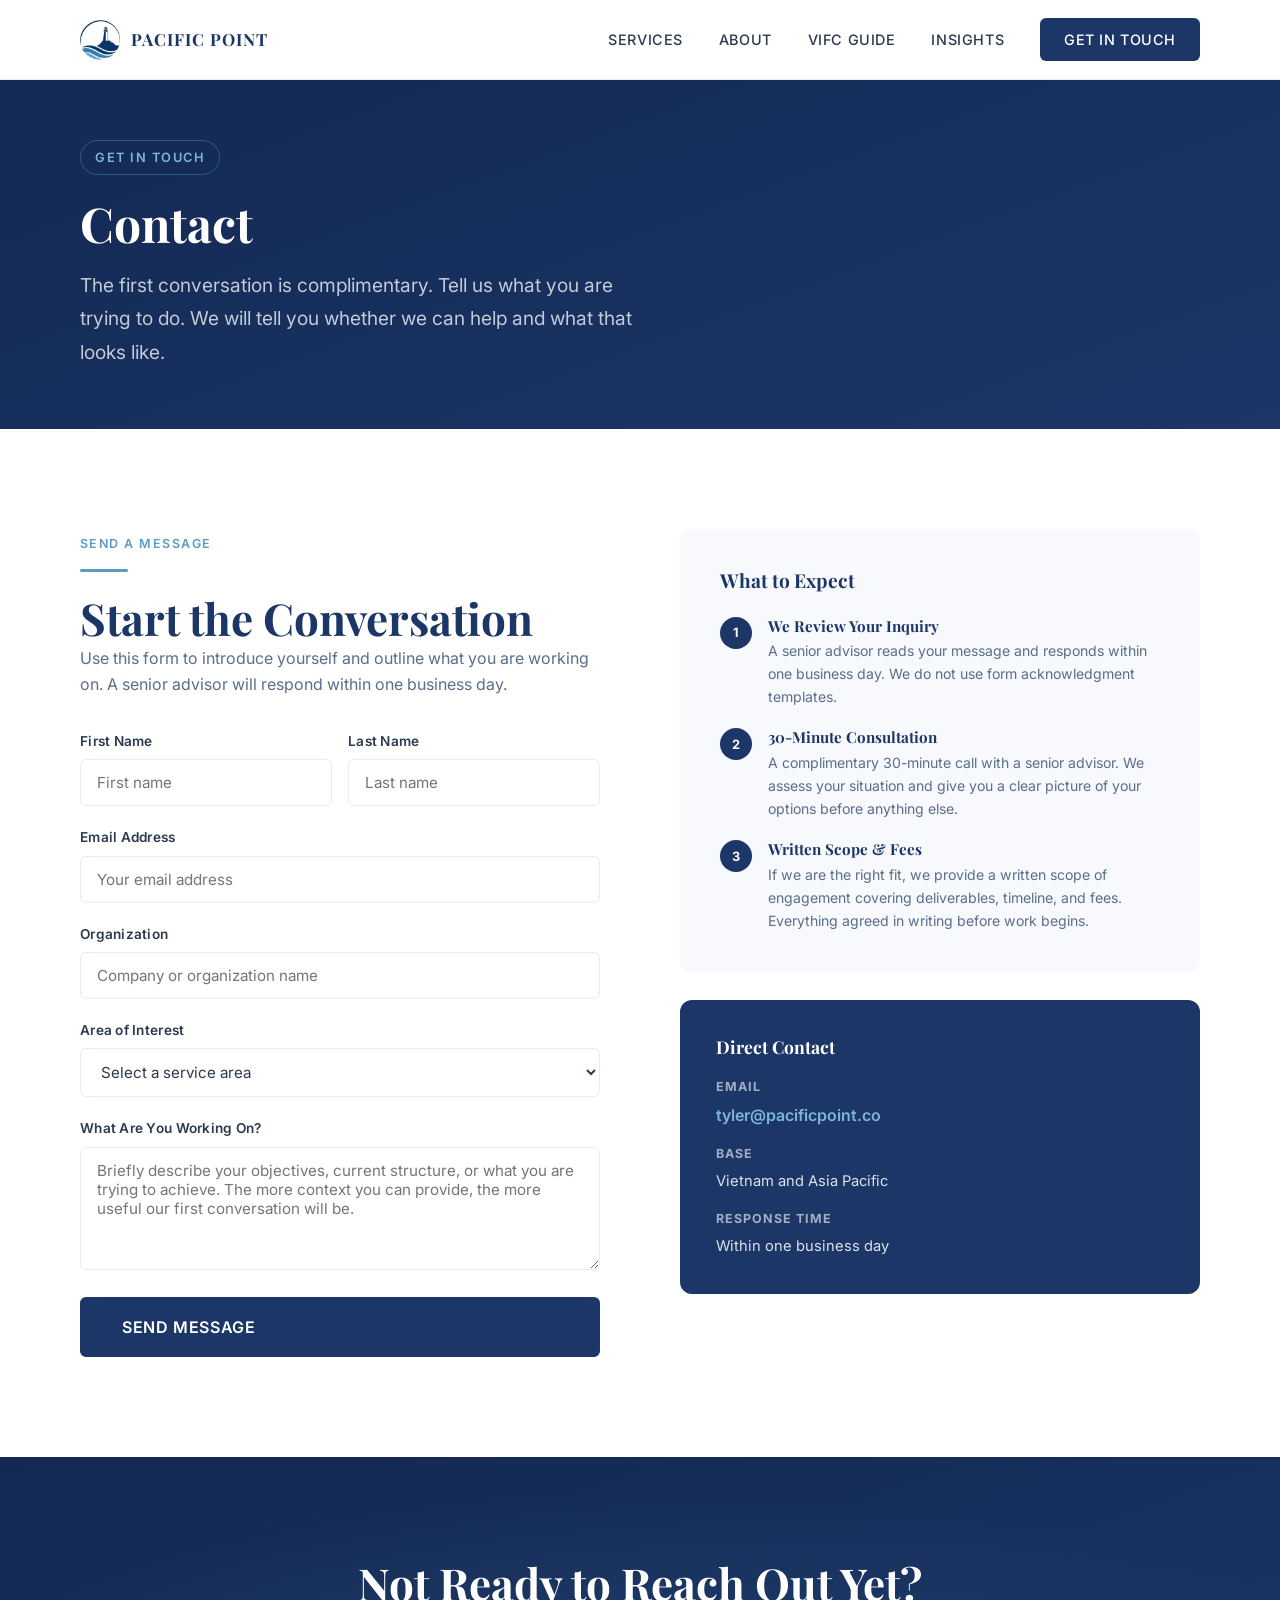
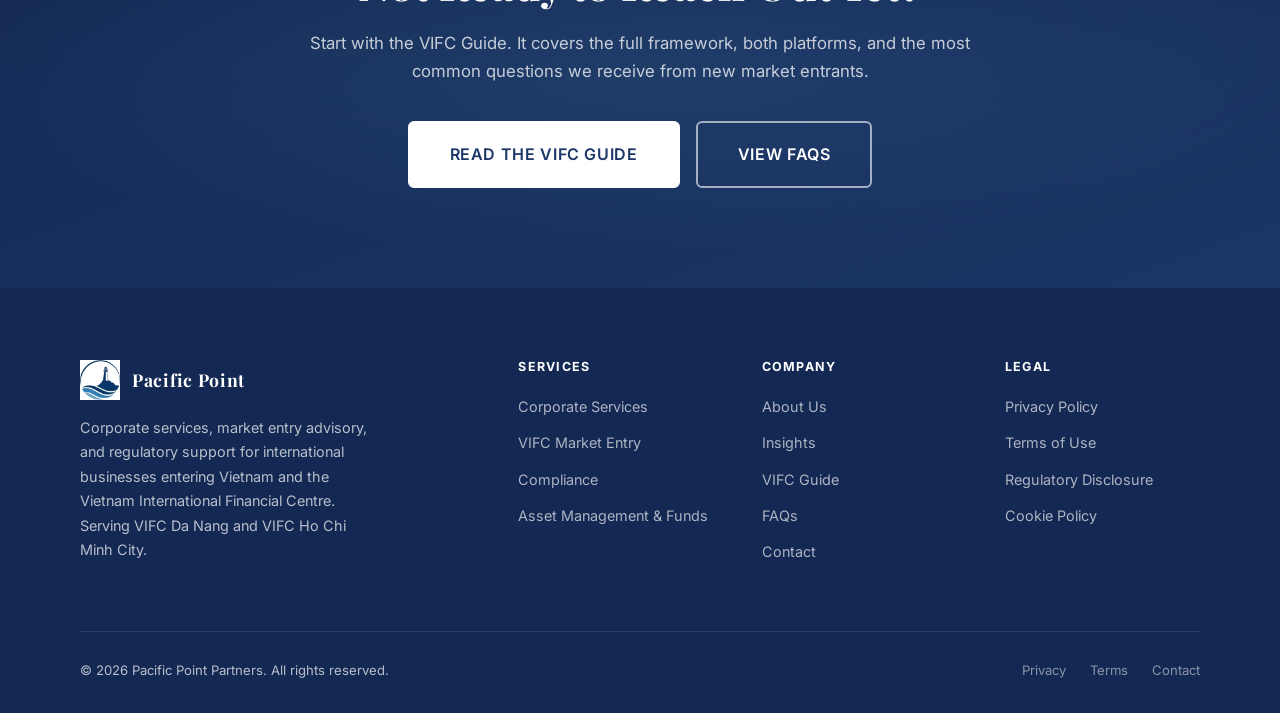
<file: contact.html>
<!DOCTYPE html>
<html lang="en">
<head>
  <meta charset="UTF-8">
  <meta name="viewport" content="width=device-width, initial-scale=1.0">
  <title>Contact — Pacific Point Partners</title>
  <meta name="description" content="Get in touch with Pacific Point Partners. Schedule a complimentary 30-minute consultation with a senior advisor on Vietnam market entry, VIFC, corporate services, and more.">
  <!-- Open Graph / LinkedIn -->
  <meta property="og:type" content="website">
  <meta property="og:site_name" content="Pacific Point Partners">
  <meta property="og:title" content="Contact — Pacific Point Partners">
  <meta property="og:description" content="Schedule a complimentary 30-minute consultation with a Pacific Point Partners senior advisor.">
  <meta property="og:image" content="https://pacificpoint.co/assets/images/og-image.jpg">
  <meta property="og:url" content="https://pacificpoint.co/contact.html">
  <!-- Twitter Card -->
  <meta name="twitter:card" content="summary_large_image">
  <meta name="twitter:title" content="Contact — Pacific Point Partners">
  <meta name="twitter:description" content="Schedule a complimentary 30-minute consultation with a Pacific Point Partners senior advisor.">
  <meta name="twitter:image" content="https://pacificpoint.co/assets/images/og-image.jpg">
  <!-- Canonical -->
  <link rel="canonical" href="https://pacificpoint.co/contact.html">
  <link rel="icon" type="image/x-icon" href="assets/images/favicon.ico">
  <link rel="preconnect" href="https://fonts.googleapis.com">
  <link rel="preconnect" href="https://fonts.gstatic.com" crossorigin>
  <link href="https://fonts.googleapis.com/css2?family=Playfair+Display:wght@600;700&family=Inter:wght@400;500;600&display=swap" rel="stylesheet">
  <link rel="stylesheet" href="assets/css/style.css">
</head>
<body>

  <!-- ===== NAVIGATION ===== -->
  <nav class="nav" role="navigation" aria-label="Main navigation">
    <div class="container nav-inner">
      <a href="index.html" class="nav-logo" aria-label="Pacific Point home">
        <img src="assets/images/icon.png" alt="" aria-hidden="true" height="40">
        <span class="nav-brand-name">Pacific Point</span>
      </a>
      <ul class="nav-links" role="list">
        <li><a href="services.html">Services</a></li>
        <li><a href="about.html">About</a></li>
        <li><a href="vifc-guide.html">VIFC Guide</a></li>
        <li><a href="insights.html">Insights</a></li>
        <li><a href="contact.html" class="nav-cta">Get in Touch</a></li>
      </ul>
      <button class="nav-mobile-toggle" aria-label="Toggle navigation" aria-expanded="false">
        <span></span><span></span><span></span>
      </button>
    </div>
  </nav>

  <!-- ===== PAGE HERO ===== -->
  <section class="page-hero">
    <div class="container">
      <span class="hero-eyebrow">Get in Touch</span>
      <h1>Contact</h1>
      <p class="lead" style="max-width: 560px; margin-top: 16px;">The first conversation is complimentary. Tell us what you are trying to do. We will tell you whether we can help and what that looks like.</p>
    </div>
  </section>

  <!-- ===== CONTACT SECTION ===== -->
  <section class="section">
    <div class="container">
      <div class="page-split-start">

        <!-- FORM -->
        <div class="fade-up">
          <span class="section-eyebrow">Send a Message</span>
          <div class="section-rule"></div>
          <h2>Start the Conversation</h2>
          <p style="color: var(--text-muted); margin-bottom: 32px;">Use this form to introduce yourself and outline what you are working on. A senior advisor will respond within one business day.</p>

          <!--
            FORMSPREE SETUP — 3 steps:
            1. Create a free account at formspree.io
            2. Create a new form and copy your form ID (looks like: xpzgkwrb)
            3. Replace YOUR_FORM_ID below with your actual form ID
            Then remove the data-static-form attribute and the JavaScript simulation at the bottom.
          -->
          <form
            id="contactForm"
            action="https://formspree.io/f/YOUR_FORM_ID"
            method="POST"
            data-static-form="true"
            style="display: flex; flex-direction: column; gap: 20px;"
          >
            <div class="form-name-row">
              <div>
                <label class="form-label" for="firstName">First Name</label>
                <input type="text" id="firstName" name="firstName" class="form-input" placeholder="First name" required>
              </div>
              <div>
                <label class="form-label" for="lastName">Last Name</label>
                <input type="text" id="lastName" name="lastName" class="form-input" placeholder="Last name" required>
              </div>
            </div>
            <div>
              <label class="form-label" for="email">Email Address</label>
              <input type="email" id="email" name="email" class="form-input" placeholder="Your email address" required>
            </div>
            <div>
              <label class="form-label" for="organization">Organization</label>
              <input type="text" id="organization" name="organization" class="form-input" placeholder="Company or organization name">
            </div>
            <div>
              <label class="form-label" for="service">Area of Interest</label>
              <select id="service" name="service" class="form-input">
                <option value="">Select a service area</option>
                <option value="vifc-market-entry">VIFC Market Entry</option>
                <option value="corporate-services">Corporate Services</option>
                <option value="compliance-governance">Compliance &amp; Governance</option>
                <option value="regulatory-intelligence">Regulatory Intelligence</option>
                <option value="asset-management-funds">Asset Management &amp; Funds</option>
                <option value="wealth-advisory">Wealth &amp; Advisory Services</option>
                <option value="relocation">White Glove Relocation</option>
                <option value="general">General Inquiry</option>
              </select>
            </div>
            <div>
              <label class="form-label" for="message">What Are You Working On?</label>
              <textarea id="message" name="message" class="form-input" rows="5" placeholder="Briefly describe your objectives, current structure, or what you are trying to achieve. The more context you can provide, the more useful our first conversation will be." required></textarea>
            </div>
            <!-- Honeypot field for spam prevention -->
            <input type="text" name="_gotcha" style="display:none" tabindex="-1" autocomplete="off">
            <button type="submit" class="btn btn-primary btn-lg">Send Message</button>
          </form>
          <div id="formSuccess" style="display: none; padding: 24px; background: var(--off-white); border-radius: var(--radius-md); text-align: center;">
            <p style="color: var(--navy); font-weight: 600; margin: 0;">Message received. A senior advisor will be in touch within one business day.</p>
          </div>
        </div>

        <!-- SIDEBAR INFO -->
        <div class="fade-up">
          <div style="background: var(--off-white); border-radius: var(--radius-lg); padding: 40px; margin-bottom: 28px;">
            <h3 style="font-size: 1.2rem; margin-bottom: 24px;">What to Expect</h3>
            <div style="display: flex; flex-direction: column; gap: 20px;">
              <div style="display: flex; gap: 16px; align-items: flex-start;">
                <div style="width: 32px; height: 32px; background: var(--navy); border-radius: 50%; display: flex; align-items: center; justify-content: center; flex-shrink: 0; color: white; font-size: 0.8rem; font-weight: 700;">1</div>
                <div>
                  <h4 style="font-size: 0.95rem; margin-bottom: 4px;">We Review Your Inquiry</h4>
                  <p style="font-size: 0.88rem; color: var(--text-muted); margin: 0;">A senior advisor reads your message and responds within one business day. We do not use form acknowledgment templates.</p>
                </div>
              </div>
              <div style="display: flex; gap: 16px; align-items: flex-start;">
                <div style="width: 32px; height: 32px; background: var(--navy); border-radius: 50%; display: flex; align-items: center; justify-content: center; flex-shrink: 0; color: white; font-size: 0.8rem; font-weight: 700;">2</div>
                <div>
                  <h4 style="font-size: 0.95rem; margin-bottom: 4px;">30-Minute Consultation</h4>
                  <p style="font-size: 0.88rem; color: var(--text-muted); margin: 0;">A complimentary 30-minute call with a senior advisor. We assess your situation and give you a clear picture of your options before anything else.</p>
                </div>
              </div>
              <div style="display: flex; gap: 16px; align-items: flex-start;">
                <div style="width: 32px; height: 32px; background: var(--navy); border-radius: 50%; display: flex; align-items: center; justify-content: center; flex-shrink: 0; color: white; font-size: 0.8rem; font-weight: 700;">3</div>
                <div>
                  <h4 style="font-size: 0.95rem; margin-bottom: 4px;">Written Scope &amp; Fees</h4>
                  <p style="font-size: 0.88rem; color: var(--text-muted); margin: 0;">If we are the right fit, we provide a written scope of engagement covering deliverables, timeline, and fees. Everything agreed in writing before work begins.</p>
                </div>
              </div>
            </div>
          </div>

          <div style="background: var(--navy); border-radius: var(--radius-lg); padding: 36px; color: white;">
            <h3 style="color: var(--white); font-size: 1.1rem; margin-bottom: 20px;">Direct Contact</h3>
            <div style="display: flex; flex-direction: column; gap: 16px;">
              <div>
                <p style="color: rgba(255,255,255,0.6); font-size: 0.78rem; font-weight: 700; letter-spacing: 0.08em; text-transform: uppercase; margin-bottom: 4px;">Email</p>
                <a href="mailto:tyler@pacificpoint.co" style="color: var(--blue-light); font-weight: 600; text-decoration: none;">tyler@pacificpoint.co</a>
              </div>
              <div>
                <p style="color: rgba(255,255,255,0.6); font-size: 0.78rem; font-weight: 700; letter-spacing: 0.08em; text-transform: uppercase; margin-bottom: 4px;">Base</p>
                <p style="color: rgba(255,255,255,0.85); margin: 0; font-size: 0.92rem;">Vietnam and Asia Pacific</p>
              </div>
              <div>
                <p style="color: rgba(255,255,255,0.6); font-size: 0.78rem; font-weight: 700; letter-spacing: 0.08em; text-transform: uppercase; margin-bottom: 4px;">Response Time</p>
                <p style="color: rgba(255,255,255,0.85); margin: 0; font-size: 0.92rem;">Within one business day</p>
              </div>
            </div>
          </div>
        </div>

      </div>
    </div>
  </section>

  <!-- ===== CTA ===== -->
  <section class="cta-section">
    <div class="cta-section-inner fade-up">
      <h2>Not Ready to Reach Out Yet?</h2>
      <p>Start with the VIFC Guide. It covers the full framework, both platforms, and the most common questions we receive from new market entrants.</p>
      <div class="btn-actions">
        <a href="vifc-guide.html" class="btn btn-white btn-lg">Read the VIFC Guide</a>
        <a href="faq.html" class="btn btn-outline-white btn-lg">View FAQs</a>
      </div>
    </div>
  </section>

  <!-- ===== FOOTER ===== -->
  <footer class="footer">
    <div class="container">
      <div class="footer-grid">
        <div class="footer-brand">
          <div class="footer-logo">
            <img src="assets/images/icon-white.png" alt="Pacific Point Partners" height="40">
            <span class="footer-logo-text">Pacific Point</span>
          </div>
          <p>Corporate services, market entry advisory, and regulatory support for international businesses entering Vietnam and the Vietnam International Financial Centre. Serving VIFC Da Nang and VIFC Ho Chi Minh City.</p>
        </div>
        <div class="footer-col">
          <h5>Services</h5>
          <ul>
            <li><a href="services.html#corporate">Corporate Services</a></li>
            <li><a href="services.html#vifc">VIFC Market Entry</a></li>
            <li><a href="services.html#compliance">Compliance</a></li>
            <li><a href="services.html#funds">Asset Management &amp; Funds</a></li>
          </ul>
        </div>
        <div class="footer-col">
          <h5>Company</h5>
          <ul>
            <li><a href="about.html">About Us</a></li>
            <li><a href="insights.html">Insights</a></li>
            <li><a href="vifc-guide.html">VIFC Guide</a></li>
            <li><a href="faq.html">FAQs</a></li>
            <li><a href="contact.html">Contact</a></li>
          </ul>
        </div>
        <div class="footer-col">
          <h5>Legal</h5>
          <ul>
            <li><a href="privacy.html">Privacy Policy</a></li>
            <li><a href="terms.html">Terms of Use</a></li>
            <li><a href="regulatory-disclosure.html">Regulatory Disclosure</a></li>
            <li><a href="cookie-policy.html">Cookie Policy</a></li>
          </ul>
        </div>
      </div>
      <div class="footer-bottom">
        <p>© 2026 Pacific Point Partners. All rights reserved.</p>
        <div class="footer-bottom-links">
          <a href="privacy.html">Privacy</a>
          <a href="terms.html">Terms</a>
          <a href="contact.html">Contact</a>
        </div>
      </div>
    </div>
  </footer>

  <script src="assets/js/main.js"></script>
  <script>
    const contactForm = document.getElementById('contactForm');
    const formSuccess = document.getElementById('formSuccess');
    if (contactForm && contactForm.dataset.staticForm) {
      contactForm.addEventListener('submit', function(e) {
        e.preventDefault();
        contactForm.style.display = 'none';
        formSuccess.style.display = 'block';
      });
    }
  </script>
</body>
</html>
</file>
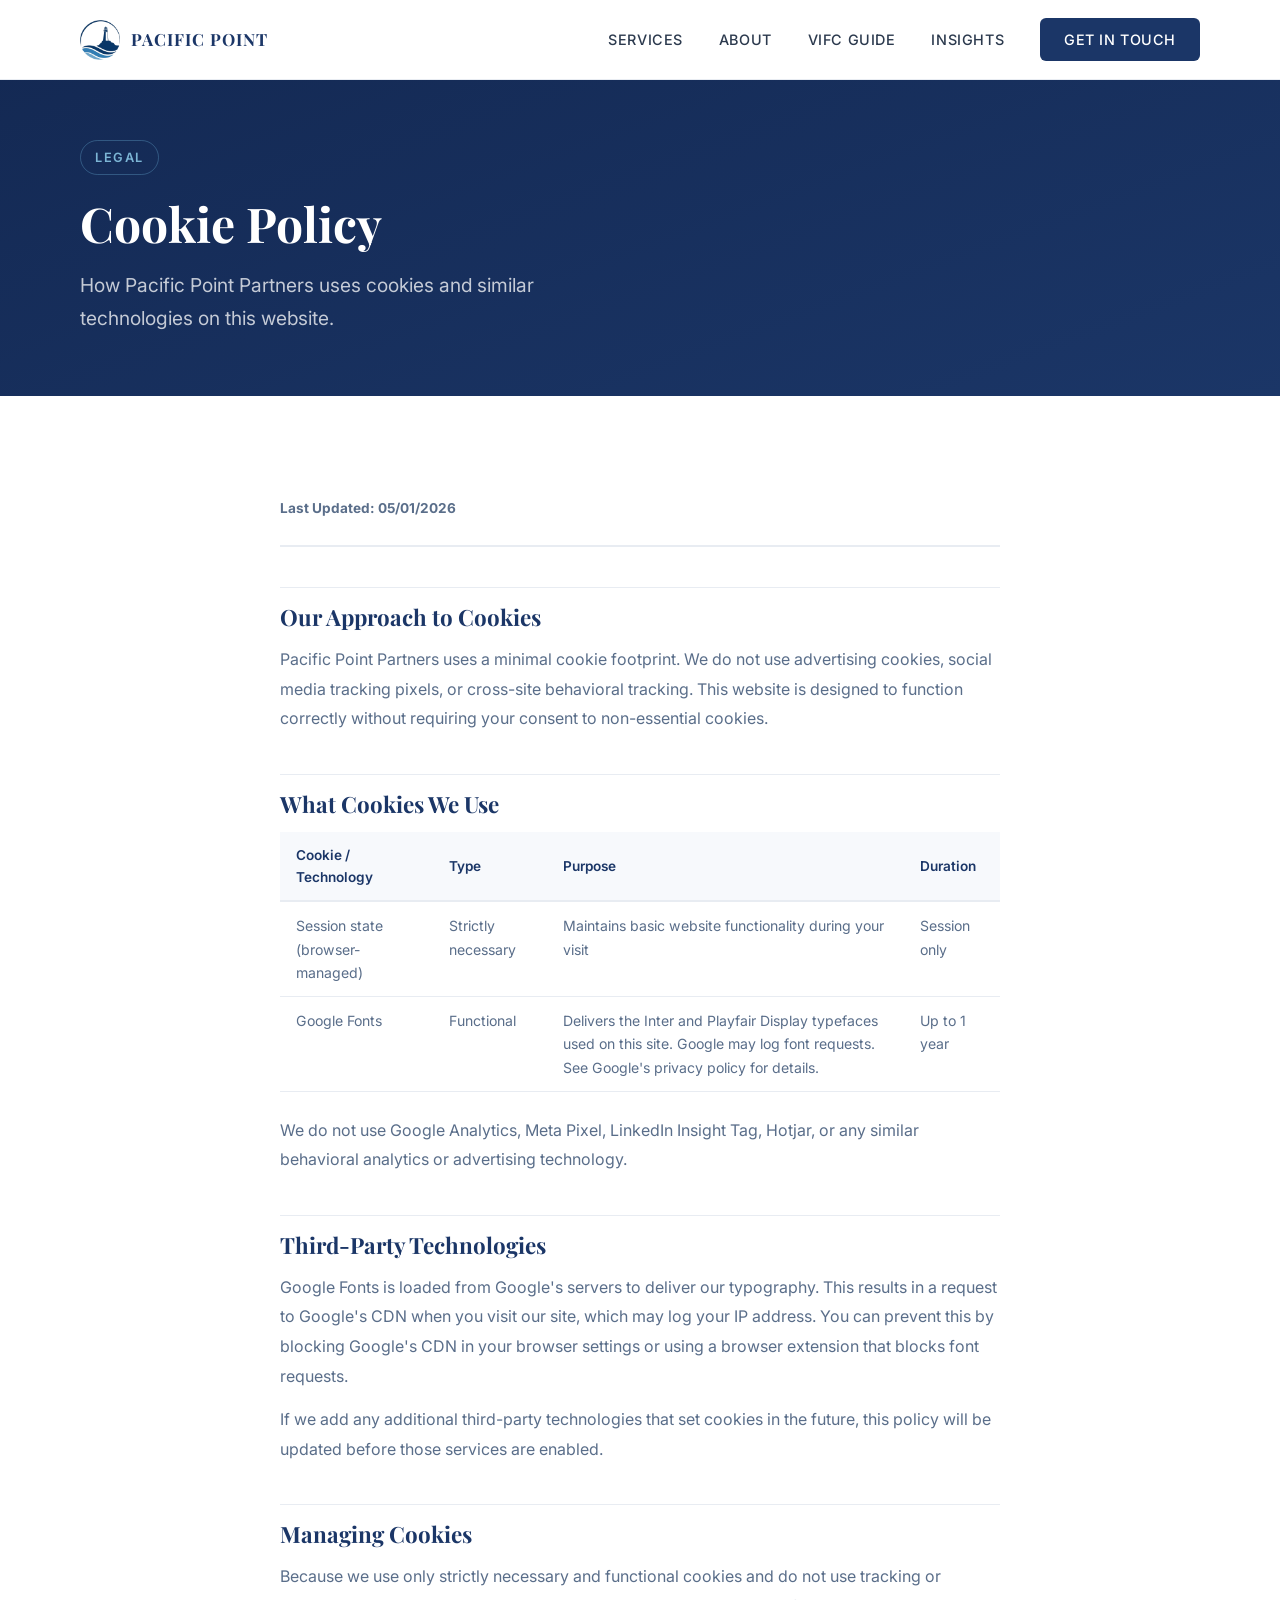
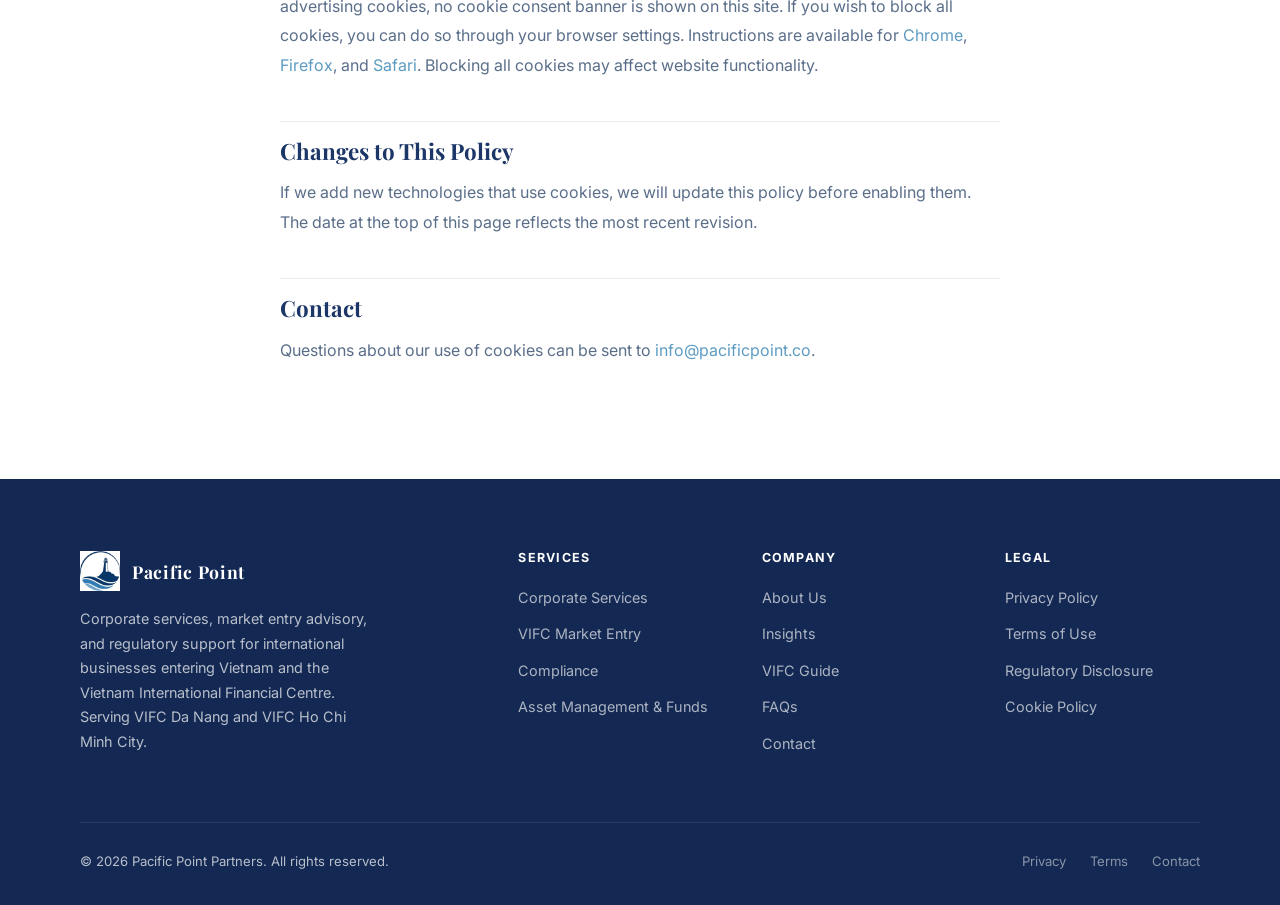
<file: cookie-policy.html>
<!DOCTYPE html>
<html lang="en">
<head>
  <meta charset="UTF-8">
  <meta name="viewport" content="width=device-width, initial-scale=1.0">
  <title>Cookie Policy — Pacific Point Partners</title>
  <meta name="description" content="Cookie policy for Pacific Point Partners. How we use cookies and similar technologies on our website.">
  <link rel="icon" type="image/x-icon" href="assets/images/favicon.ico">
  <link rel="preconnect" href="https://fonts.googleapis.com">
  <link rel="preconnect" href="https://fonts.gstatic.com" crossorigin>
  <link href="https://fonts.googleapis.com/css2?family=Playfair+Display:wght@600;700&family=Inter:wght@400;500;600&display=swap" rel="stylesheet">
  <link rel="stylesheet" href="assets/css/style.css">
  <style>
    .legal-body h2 { font-size: 1.4rem; margin: 40px 0 14px; padding-top: 16px; border-top: 1px solid var(--gray-200); }
    .legal-body p  { color: var(--text-muted); line-height: 1.85; margin-bottom: 14px; }
    .legal-effective { font-size: 0.85rem; color: var(--text-muted); margin-bottom: 40px; padding-bottom: 24px; border-bottom: 2px solid var(--gray-200); }
    table { width: 100%; border-collapse: collapse; margin-bottom: 24px; }
    th { background: var(--off-white); color: var(--navy); font-size: 0.85rem; font-weight: 600; text-align: left; padding: 12px 16px; border-bottom: 2px solid var(--gray-200); }
    td { font-size: 0.88rem; color: var(--text-muted); padding: 12px 16px; border-bottom: 1px solid var(--gray-200); vertical-align: top; }
  </style>
</head>
<body>
  <nav class="nav" role="navigation" aria-label="Main navigation">
    <div class="container nav-inner">
      <a href="index.html" class="nav-logo" aria-label="Pacific Point home">
        <img src="assets/images/icon.png" alt="" aria-hidden="true" height="40">
        <span class="nav-brand-name">Pacific Point</span>
      </a>
      <ul class="nav-links" role="list">
        <li><a href="services.html">Services</a></li>
        <li><a href="about.html">About</a></li>
        <li><a href="vifc-guide.html">VIFC Guide</a></li>
        <li><a href="insights.html">Insights</a></li>
        <li><a href="contact.html" class="nav-cta">Get in Touch</a></li>
      </ul>
      <button class="nav-mobile-toggle" aria-label="Toggle navigation" aria-expanded="false">
        <span></span><span></span><span></span>
      </button>
    </div>
  </nav>

  <section class="page-hero">
    <div class="container">
      <span class="hero-eyebrow">Legal</span>
      <h1>Cookie Policy</h1>
      <p class="lead" style="max-width: 560px; margin-top: 16px;">How Pacific Point Partners uses cookies and similar technologies on this website.</p>
    </div>
  </section>

  <section class="section">
    <div class="container" style="max-width: 800px; margin: 0 auto;">
      <div class="legal-body">
        <p class="legal-effective"><strong>Last Updated: 05/01/2026</strong></p>

        <h2>Our Approach to Cookies</h2>
        <p>Pacific Point Partners uses a minimal cookie footprint. We do not use advertising cookies, social media tracking pixels, or cross-site behavioral tracking. This website is designed to function correctly without requiring your consent to non-essential cookies.</p>

        <h2>What Cookies We Use</h2>
        <table>
          <thead>
            <tr><th>Cookie / Technology</th><th>Type</th><th>Purpose</th><th>Duration</th></tr>
          </thead>
          <tbody>
            <tr><td>Session state (browser-managed)</td><td>Strictly necessary</td><td>Maintains basic website functionality during your visit</td><td>Session only</td></tr>
            <tr><td>Google Fonts</td><td>Functional</td><td>Delivers the Inter and Playfair Display typefaces used on this site. Google may log font requests. See Google's privacy policy for details.</td><td>Up to 1 year</td></tr>
          </tbody>
        </table>
        <p>We do not use Google Analytics, Meta Pixel, LinkedIn Insight Tag, Hotjar, or any similar behavioral analytics or advertising technology.</p>

        <h2>Third-Party Technologies</h2>
        <p>Google Fonts is loaded from Google's servers to deliver our typography. This results in a request to Google's CDN when you visit our site, which may log your IP address. You can prevent this by blocking Google's CDN in your browser settings or using a browser extension that blocks font requests.</p>
        <p>If we add any additional third-party technologies that set cookies in the future, this policy will be updated before those services are enabled.</p>

        <h2>Managing Cookies</h2>
        <p>Because we use only strictly necessary and functional cookies and do not use tracking or advertising cookies, no cookie consent banner is shown on this site. If you wish to block all cookies, you can do so through your browser settings. Instructions are available for <a href="https://support.google.com/chrome/answer/95647" style="color:var(--blue);" target="_blank" rel="noopener">Chrome</a>, <a href="https://support.mozilla.org/kb/enable-and-disable-cookies-website-preferences" style="color:var(--blue);" target="_blank" rel="noopener">Firefox</a>, and <a href="https://support.apple.com/guide/safari/manage-cookies-sfri11471" style="color:var(--blue);" target="_blank" rel="noopener">Safari</a>. Blocking all cookies may affect website functionality.</p>

        <h2>Changes to This Policy</h2>
        <p>If we add new technologies that use cookies, we will update this policy before enabling them. The date at the top of this page reflects the most recent revision.</p>

        <h2>Contact</h2>
        <p>Questions about our use of cookies can be sent to <a href="mailto:info@pacificpoint.co" style="color: var(--blue);">info@pacificpoint.co</a>.</p>
      </div>
    </div>
  </section>

  <footer class="footer">
    <div class="container">
      <div class="footer-grid">
        <div class="footer-brand">
          <div class="footer-logo">
            <img src="assets/images/icon-white.png" alt="Pacific Point Partners" height="40">
            <span class="footer-logo-text">Pacific Point</span>
          </div>
          <p>Corporate services, market entry advisory, and regulatory support for international businesses entering Vietnam and the Vietnam International Financial Centre. Serving VIFC Da Nang and VIFC Ho Chi Minh City.</p>
        </div>
        <div class="footer-col"><h5>Services</h5><ul><li><a href="services.html#corporate">Corporate Services</a></li><li><a href="services.html#vifc">VIFC Market Entry</a></li><li><a href="services.html#compliance">Compliance</a></li><li><a href="services.html#funds">Asset Management &amp; Funds</a></li></ul></div>
        <div class="footer-col"><h5>Company</h5><ul><li><a href="about.html">About Us</a></li><li><a href="insights.html">Insights</a></li><li><a href="vifc-guide.html">VIFC Guide</a></li><li><a href="faq.html">FAQs</a></li><li><a href="contact.html">Contact</a></li></ul></div>
        <div class="footer-col"><h5>Legal</h5><ul><li><a href="privacy.html">Privacy Policy</a></li><li><a href="terms.html">Terms of Use</a></li><li><a href="regulatory-disclosure.html">Regulatory Disclosure</a></li><li><a href="cookie-policy.html">Cookie Policy</a></li></ul></div>
      </div>
      <div class="footer-bottom">
        <p>© 2026 Pacific Point Partners. All rights reserved.</p>
        <div class="footer-bottom-links"><a href="privacy.html">Privacy</a><a href="terms.html">Terms</a><a href="contact.html">Contact</a></div>
      </div>
    </div>
  </footer>
  <script src="assets/js/main.js"></script>
</body>
</html>
</file>
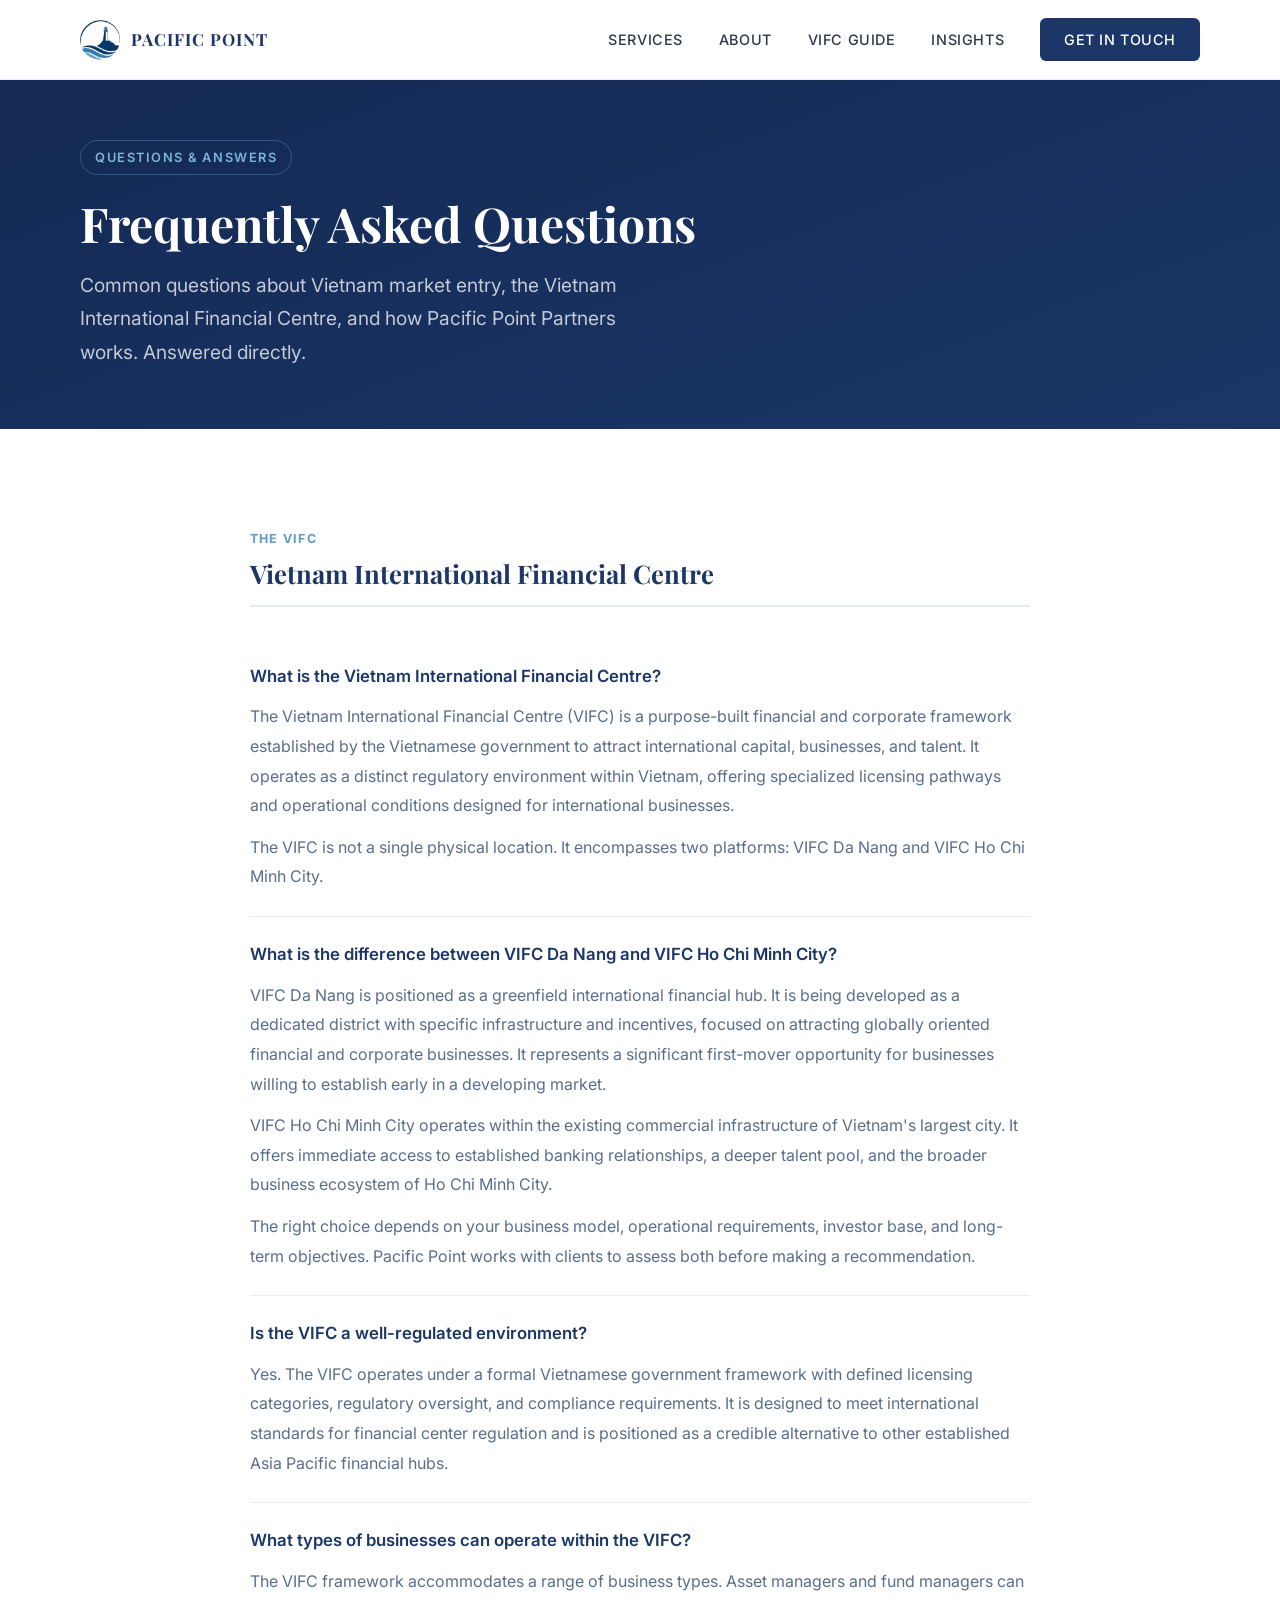
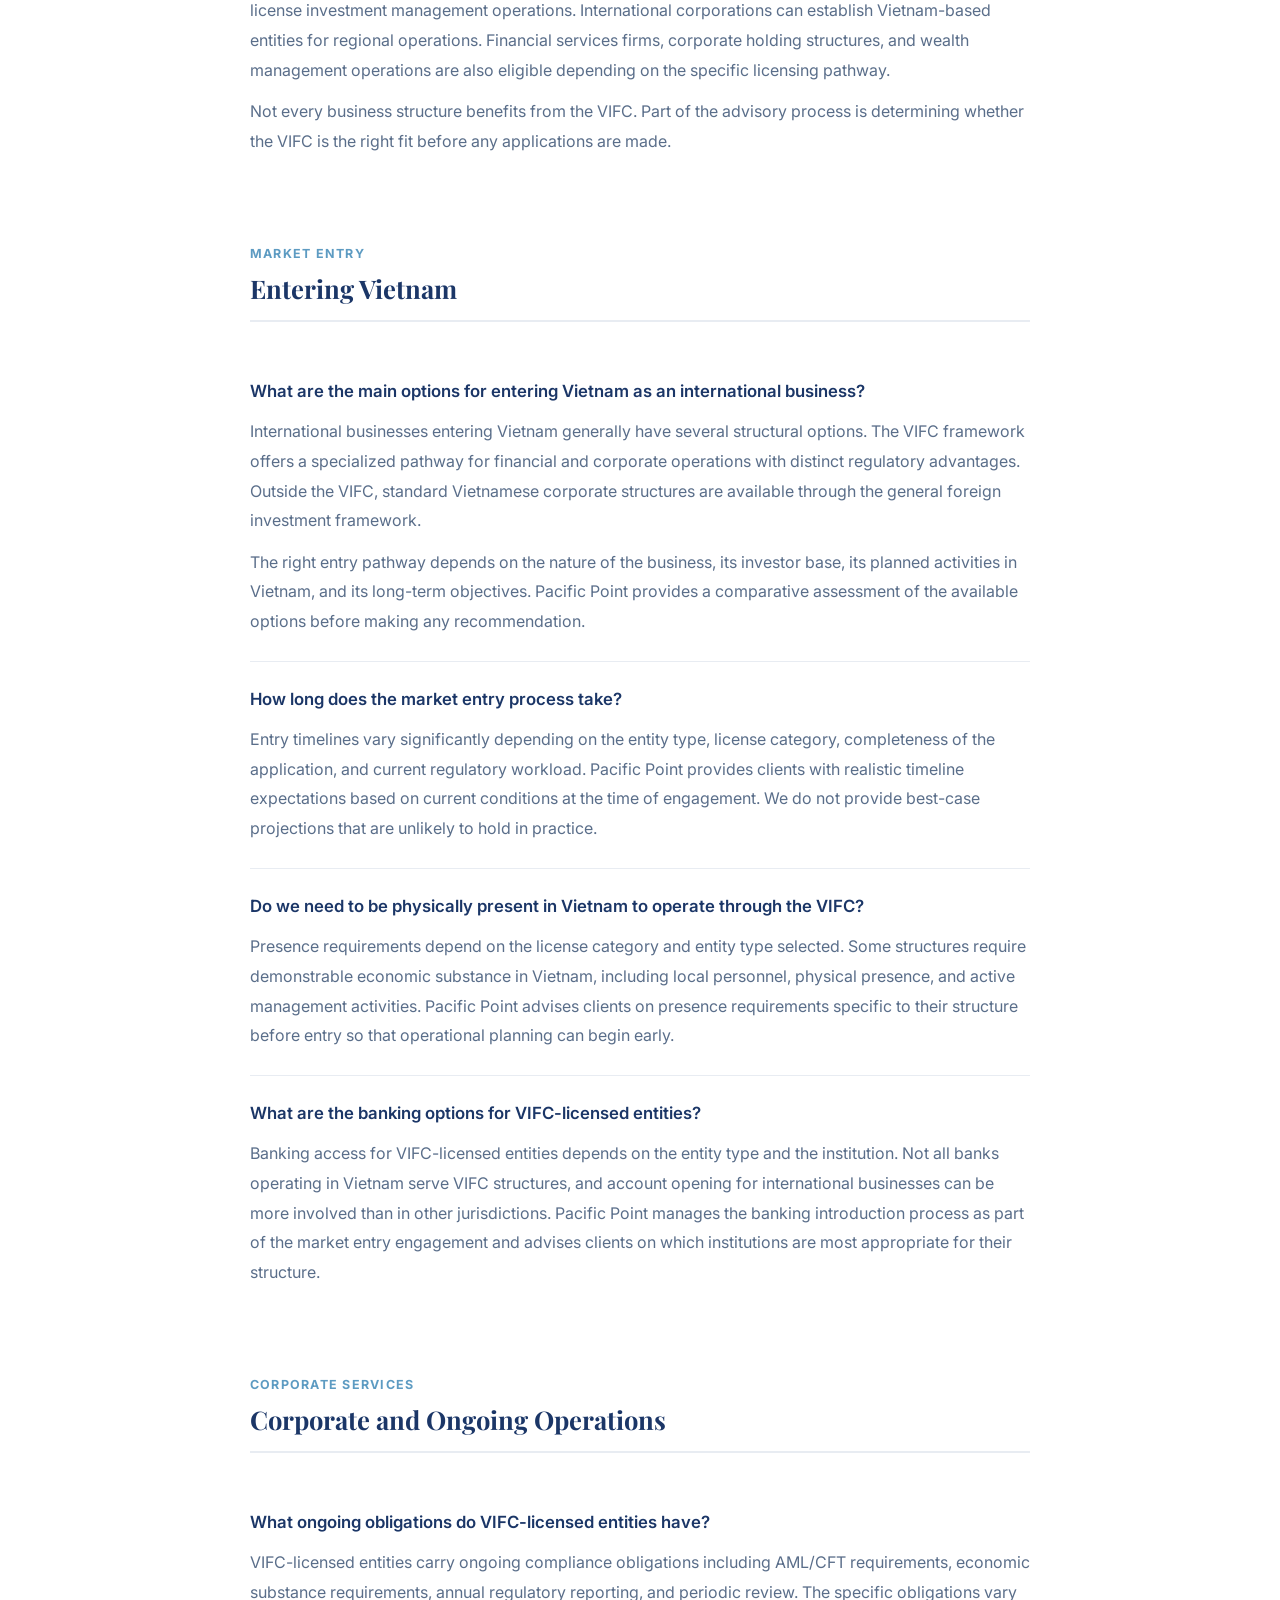
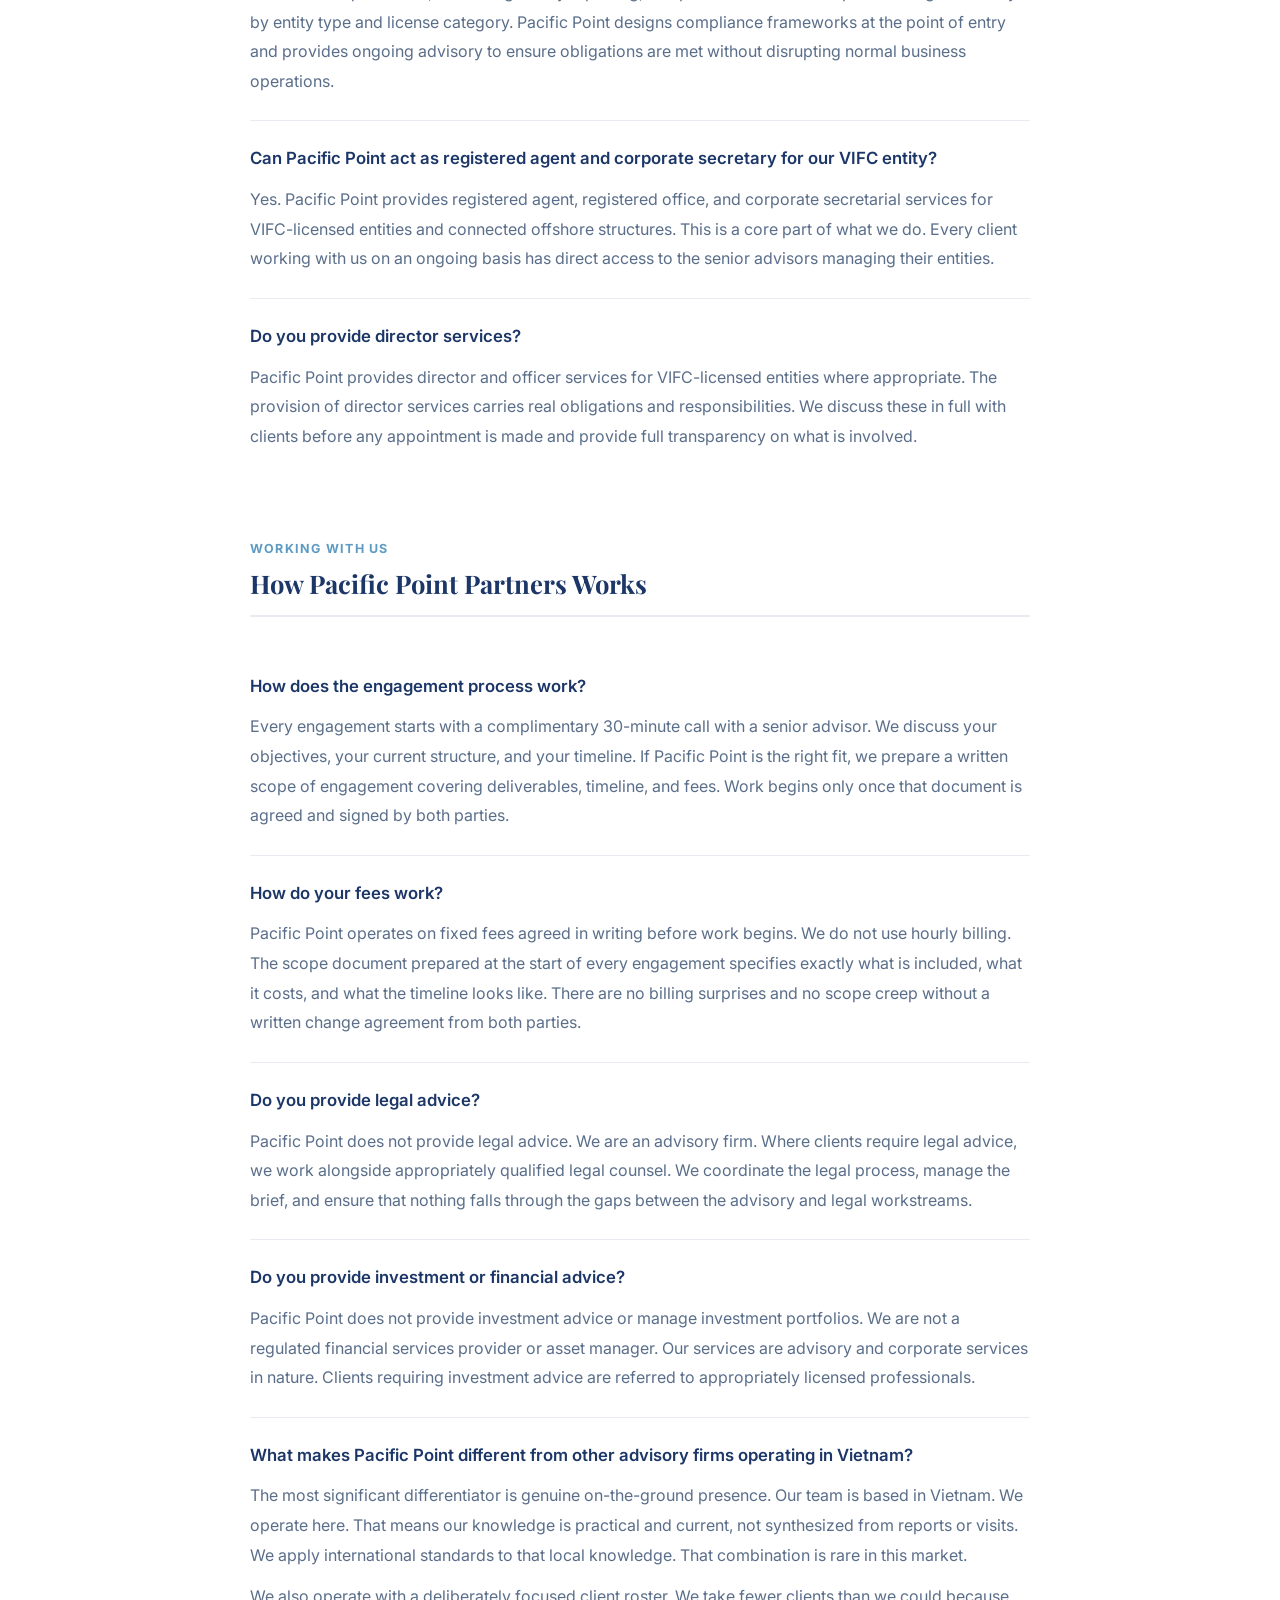
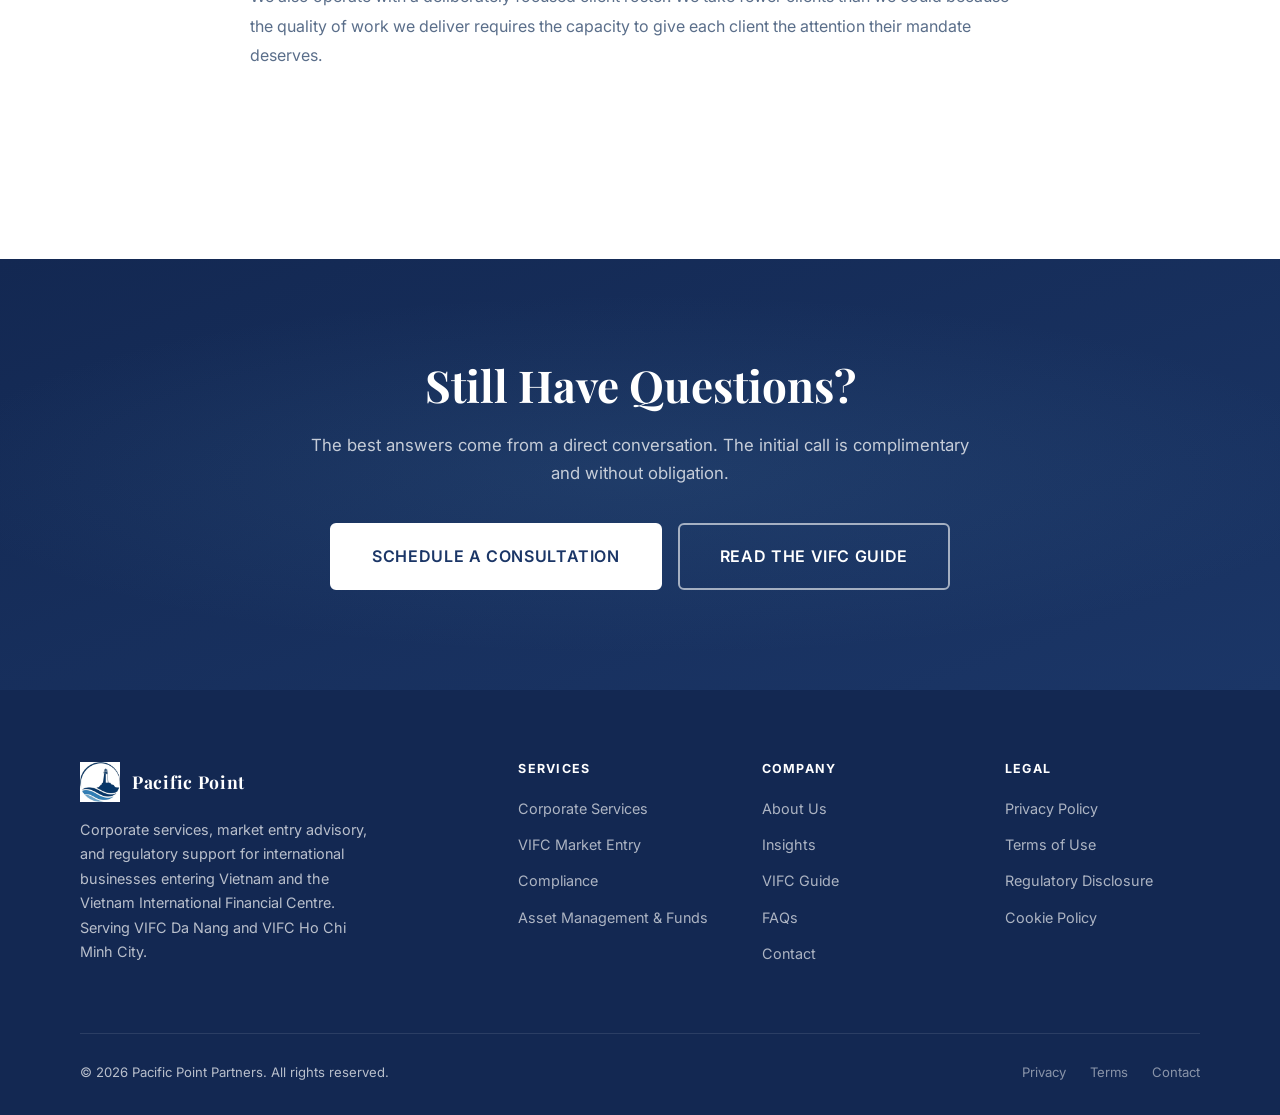
<file: faq.html>
<!DOCTYPE html>
<html lang="en">
<head>
  <meta charset="UTF-8">
  <meta name="viewport" content="width=device-width, initial-scale=1.0">
  <title>FAQs — Pacific Point Partners</title>
  <meta name="description" content="Frequently asked questions about Vietnam market entry, the VIFC, corporate services, and working with Pacific Point Partners.">
  <!-- Open Graph / LinkedIn -->
  <meta property="og:type" content="website">
  <meta property="og:site_name" content="Pacific Point Partners">
  <meta property="og:title" content="FAQs — Pacific Point Partners">
  <meta property="og:description" content="Common questions about Vietnam market entry, the VIFC, and how Pacific Point Partners works.">
  <meta property="og:image" content="https://pacificpoint.co/assets/images/og-image.jpg">
  <meta property="og:url" content="https://pacificpoint.co/faq.html">
  <!-- Twitter Card -->
  <meta name="twitter:card" content="summary_large_image">
  <meta name="twitter:title" content="FAQs — Pacific Point Partners">
  <meta name="twitter:description" content="Common questions about Vietnam market entry, the VIFC, and how Pacific Point Partners works.">
  <meta name="twitter:image" content="https://pacificpoint.co/assets/images/og-image.jpg">
  <!-- Canonical -->
  <link rel="canonical" href="https://pacificpoint.co/faq.html">
  <link rel="icon" type="image/x-icon" href="assets/images/favicon.ico">
  <link rel="preconnect" href="https://fonts.googleapis.com">
  <link rel="preconnect" href="https://fonts.gstatic.com" crossorigin>
  <link href="https://fonts.googleapis.com/css2?family=Playfair+Display:wght@600;700&family=Inter:wght@400;500;600&display=swap" rel="stylesheet">
  <link rel="stylesheet" href="assets/css/style.css">
  <style>
    .faq-category { margin-bottom: 64px; }
    .faq-category-title { font-size: 0.78rem; font-weight: 700; letter-spacing: 0.1em; text-transform: uppercase; color: var(--blue); margin-bottom: 8px; display: block; }
    .faq-category h2 { font-size: 1.6rem; color: var(--navy); margin-bottom: 32px; padding-bottom: 16px; border-bottom: 2px solid var(--gray-200); }
    .faq-item { padding: 24px 0; border-bottom: 1px solid var(--gray-200); }
    .faq-item:last-child { border-bottom: none; }
    .faq-question { font-size: 1.05rem; font-weight: 600; color: var(--navy); margin-bottom: 12px; cursor: pointer; display: flex; justify-content: space-between; align-items: flex-start; gap: 16px; }
    .faq-question:hover { color: var(--blue); }
    .faq-answer { color: var(--text-muted); line-height: 1.85; }
    .faq-answer p { margin-bottom: 12px; }
    .faq-answer p:last-child { margin-bottom: 0; }
  </style>
</head>
<body>

  <!-- ===== NAVIGATION ===== -->
  <nav class="nav" role="navigation" aria-label="Main navigation">
    <div class="container nav-inner">
      <a href="index.html" class="nav-logo" aria-label="Pacific Point home">
        <img src="assets/images/icon.png" alt="" aria-hidden="true" height="40">
        <span class="nav-brand-name">Pacific Point</span>
      </a>
      <ul class="nav-links" role="list">
        <li><a href="services.html">Services</a></li>
        <li><a href="about.html">About</a></li>
        <li><a href="vifc-guide.html">VIFC Guide</a></li>
        <li><a href="insights.html">Insights</a></li>
        <li><a href="contact.html" class="nav-cta">Get in Touch</a></li>
      </ul>
      <button class="nav-mobile-toggle" aria-label="Toggle navigation" aria-expanded="false">
        <span></span><span></span><span></span>
      </button>
    </div>
  </nav>

  <!-- ===== PAGE HERO ===== -->
  <section class="page-hero">
    <div class="container">
      <span class="hero-eyebrow">Questions &amp; Answers</span>
      <h1>Frequently Asked Questions</h1>
      <p class="lead" style="max-width: 580px; margin-top: 16px;">Common questions about Vietnam market entry, the Vietnam International Financial Centre, and how Pacific Point Partners works. Answered directly.</p>
    </div>
  </section>

  <!-- ===== FAQ CONTENT ===== -->
  <section class="section">
    <div class="container" style="max-width: 860px; margin: 0 auto;">

      <!-- ABOUT THE VIFC -->
      <div class="faq-category fade-up">
        <span class="faq-category-title">The VIFC</span>
        <h2>Vietnam International Financial Centre</h2>

        <div class="faq-item">
          <div class="faq-question">What is the Vietnam International Financial Centre?</div>
          <div class="faq-answer">
            <p>The Vietnam International Financial Centre (VIFC) is a purpose-built financial and corporate framework established by the Vietnamese government to attract international capital, businesses, and talent. It operates as a distinct regulatory environment within Vietnam, offering specialized licensing pathways and operational conditions designed for international businesses.</p>
            <p>The VIFC is not a single physical location. It encompasses two platforms: VIFC Da Nang and VIFC Ho Chi Minh City.</p>
          </div>
        </div>

        <div class="faq-item">
          <div class="faq-question">What is the difference between VIFC Da Nang and VIFC Ho Chi Minh City?</div>
          <div class="faq-answer">
            <p>VIFC Da Nang is positioned as a greenfield international financial hub. It is being developed as a dedicated district with specific infrastructure and incentives, focused on attracting globally oriented financial and corporate businesses. It represents a significant first-mover opportunity for businesses willing to establish early in a developing market.</p>
            <p>VIFC Ho Chi Minh City operates within the existing commercial infrastructure of Vietnam's largest city. It offers immediate access to established banking relationships, a deeper talent pool, and the broader business ecosystem of Ho Chi Minh City.</p>
            <p>The right choice depends on your business model, operational requirements, investor base, and long-term objectives. Pacific Point works with clients to assess both before making a recommendation.</p>
          </div>
        </div>

        <div class="faq-item">
          <div class="faq-question">Is the VIFC a well-regulated environment?</div>
          <div class="faq-answer">
            <p>Yes. The VIFC operates under a formal Vietnamese government framework with defined licensing categories, regulatory oversight, and compliance requirements. It is designed to meet international standards for financial center regulation and is positioned as a credible alternative to other established Asia Pacific financial hubs.</p>
          </div>
        </div>

        <div class="faq-item">
          <div class="faq-question">What types of businesses can operate within the VIFC?</div>
          <div class="faq-answer">
            <p>The VIFC framework accommodates a range of business types. Asset managers and fund managers can license investment management operations. International corporations can establish Vietnam-based entities for regional operations. Financial services firms, corporate holding structures, and wealth management operations are also eligible depending on the specific licensing pathway.</p>
            <p>Not every business structure benefits from the VIFC. Part of the advisory process is determining whether the VIFC is the right fit before any applications are made.</p>
          </div>
        </div>
      </div>

      <!-- VIETNAM MARKET ENTRY -->
      <div class="faq-category fade-up">
        <span class="faq-category-title">Market Entry</span>
        <h2>Entering Vietnam</h2>

        <div class="faq-item">
          <div class="faq-question">What are the main options for entering Vietnam as an international business?</div>
          <div class="faq-answer">
            <p>International businesses entering Vietnam generally have several structural options. The VIFC framework offers a specialized pathway for financial and corporate operations with distinct regulatory advantages. Outside the VIFC, standard Vietnamese corporate structures are available through the general foreign investment framework.</p>
            <p>The right entry pathway depends on the nature of the business, its investor base, its planned activities in Vietnam, and its long-term objectives. Pacific Point provides a comparative assessment of the available options before making any recommendation.</p>
          </div>
        </div>

        <div class="faq-item">
          <div class="faq-question">How long does the market entry process take?</div>
          <div class="faq-answer">
            <p>Entry timelines vary significantly depending on the entity type, license category, completeness of the application, and current regulatory workload. Pacific Point provides clients with realistic timeline expectations based on current conditions at the time of engagement. We do not provide best-case projections that are unlikely to hold in practice.</p>
          </div>
        </div>

        <div class="faq-item">
          <div class="faq-question">Do we need to be physically present in Vietnam to operate through the VIFC?</div>
          <div class="faq-answer">
            <p>Presence requirements depend on the license category and entity type selected. Some structures require demonstrable economic substance in Vietnam, including local personnel, physical presence, and active management activities. Pacific Point advises clients on presence requirements specific to their structure before entry so that operational planning can begin early.</p>
          </div>
        </div>

        <div class="faq-item">
          <div class="faq-question">What are the banking options for VIFC-licensed entities?</div>
          <div class="faq-answer">
            <p>Banking access for VIFC-licensed entities depends on the entity type and the institution. Not all banks operating in Vietnam serve VIFC structures, and account opening for international businesses can be more involved than in other jurisdictions. Pacific Point manages the banking introduction process as part of the market entry engagement and advises clients on which institutions are most appropriate for their structure.</p>
          </div>
        </div>
      </div>

      <!-- CORPORATE SERVICES -->
      <div class="faq-category fade-up">
        <span class="faq-category-title">Corporate Services</span>
        <h2>Corporate and Ongoing Operations</h2>

        <div class="faq-item">
          <div class="faq-question">What ongoing obligations do VIFC-licensed entities have?</div>
          <div class="faq-answer">
            <p>VIFC-licensed entities carry ongoing compliance obligations including AML/CFT requirements, economic substance requirements, annual regulatory reporting, and periodic review. The specific obligations vary by entity type and license category. Pacific Point designs compliance frameworks at the point of entry and provides ongoing advisory to ensure obligations are met without disrupting normal business operations.</p>
          </div>
        </div>

        <div class="faq-item">
          <div class="faq-question">Can Pacific Point act as registered agent and corporate secretary for our VIFC entity?</div>
          <div class="faq-answer">
            <p>Yes. Pacific Point provides registered agent, registered office, and corporate secretarial services for VIFC-licensed entities and connected offshore structures. This is a core part of what we do. Every client working with us on an ongoing basis has direct access to the senior advisors managing their entities.</p>
          </div>
        </div>

        <div class="faq-item">
          <div class="faq-question">Do you provide director services?</div>
          <div class="faq-answer">
            <p>Pacific Point provides director and officer services for VIFC-licensed entities where appropriate. The provision of director services carries real obligations and responsibilities. We discuss these in full with clients before any appointment is made and provide full transparency on what is involved.</p>
          </div>
        </div>
      </div>

      <!-- WORKING WITH PACIFIC POINT -->
      <div class="faq-category fade-up">
        <span class="faq-category-title">Working With Us</span>
        <h2>How Pacific Point Partners Works</h2>

        <div class="faq-item">
          <div class="faq-question">How does the engagement process work?</div>
          <div class="faq-answer">
            <p>Every engagement starts with a complimentary 30-minute call with a senior advisor. We discuss your objectives, your current structure, and your timeline. If Pacific Point is the right fit, we prepare a written scope of engagement covering deliverables, timeline, and fees. Work begins only once that document is agreed and signed by both parties.</p>
          </div>
        </div>

        <div class="faq-item">
          <div class="faq-question">How do your fees work?</div>
          <div class="faq-answer">
            <p>Pacific Point operates on fixed fees agreed in writing before work begins. We do not use hourly billing. The scope document prepared at the start of every engagement specifies exactly what is included, what it costs, and what the timeline looks like. There are no billing surprises and no scope creep without a written change agreement from both parties.</p>
          </div>
        </div>

        <div class="faq-item">
          <div class="faq-question">Do you provide legal advice?</div>
          <div class="faq-answer">
            <p>Pacific Point does not provide legal advice. We are an advisory firm. Where clients require legal advice, we work alongside appropriately qualified legal counsel. We coordinate the legal process, manage the brief, and ensure that nothing falls through the gaps between the advisory and legal workstreams.</p>
          </div>
        </div>

        <div class="faq-item">
          <div class="faq-question">Do you provide investment or financial advice?</div>
          <div class="faq-answer">
            <p>Pacific Point does not provide investment advice or manage investment portfolios. We are not a regulated financial services provider or asset manager. Our services are advisory and corporate services in nature. Clients requiring investment advice are referred to appropriately licensed professionals.</p>
          </div>
        </div>

        <div class="faq-item">
          <div class="faq-question">What makes Pacific Point different from other advisory firms operating in Vietnam?</div>
          <div class="faq-answer">
            <p>The most significant differentiator is genuine on-the-ground presence. Our team is based in Vietnam. We operate here. That means our knowledge is practical and current, not synthesized from reports or visits. We apply international standards to that local knowledge. That combination is rare in this market.</p>
            <p>We also operate with a deliberately focused client roster. We take fewer clients than we could because the quality of work we deliver requires the capacity to give each client the attention their mandate deserves.</p>
          </div>
        </div>
      </div>

    </div>
  </section>

  <!-- ===== CTA ===== -->
  <section class="cta-section">
    <div class="cta-section-inner fade-up">
      <h2>Still Have Questions?</h2>
      <p>The best answers come from a direct conversation. The initial call is complimentary and without obligation.</p>
      <div class="btn-actions">
        <a href="contact.html" class="btn btn-white btn-lg">Schedule a Consultation</a>
        <a href="vifc-guide.html" class="btn btn-outline-white btn-lg">Read the VIFC Guide</a>
      </div>
    </div>
  </section>

  <!-- ===== FOOTER ===== -->
  <footer class="footer">
    <div class="container">
      <div class="footer-grid">
        <div class="footer-brand">
          <div class="footer-logo">
            <img src="assets/images/icon-white.png" alt="Pacific Point Partners" height="40">
            <span class="footer-logo-text">Pacific Point</span>
          </div>
          <p>Corporate services, market entry advisory, and regulatory support for international businesses entering Vietnam and the Vietnam International Financial Centre. Serving VIFC Da Nang and VIFC Ho Chi Minh City.</p>
        </div>
        <div class="footer-col">
          <h5>Services</h5>
          <ul>
            <li><a href="services.html#corporate">Corporate Services</a></li>
            <li><a href="services.html#vifc">VIFC Market Entry</a></li>
            <li><a href="services.html#compliance">Compliance</a></li>
            <li><a href="services.html#funds">Asset Management &amp; Funds</a></li>
          </ul>
        </div>
        <div class="footer-col">
          <h5>Company</h5>
          <ul>
            <li><a href="about.html">About Us</a></li>
            <li><a href="insights.html">Insights</a></li>
            <li><a href="vifc-guide.html">VIFC Guide</a></li>
            <li><a href="faq.html">FAQs</a></li>
            <li><a href="contact.html">Contact</a></li>
          </ul>
        </div>
        <div class="footer-col">
          <h5>Legal</h5>
          <ul>
            <li><a href="privacy.html">Privacy Policy</a></li>
            <li><a href="terms.html">Terms of Use</a></li>
            <li><a href="regulatory-disclosure.html">Regulatory Disclosure</a></li>
            <li><a href="cookie-policy.html">Cookie Policy</a></li>
          </ul>
        </div>
      </div>
      <div class="footer-bottom">
        <p>© 2026 Pacific Point Partners. All rights reserved.</p>
        <div class="footer-bottom-links">
          <a href="privacy.html">Privacy</a>
          <a href="terms.html">Terms</a>
          <a href="contact.html">Contact</a>
        </div>
      </div>
    </div>
  </footer>

  <script src="assets/js/main.js"></script>
</body>
</html>
</file>
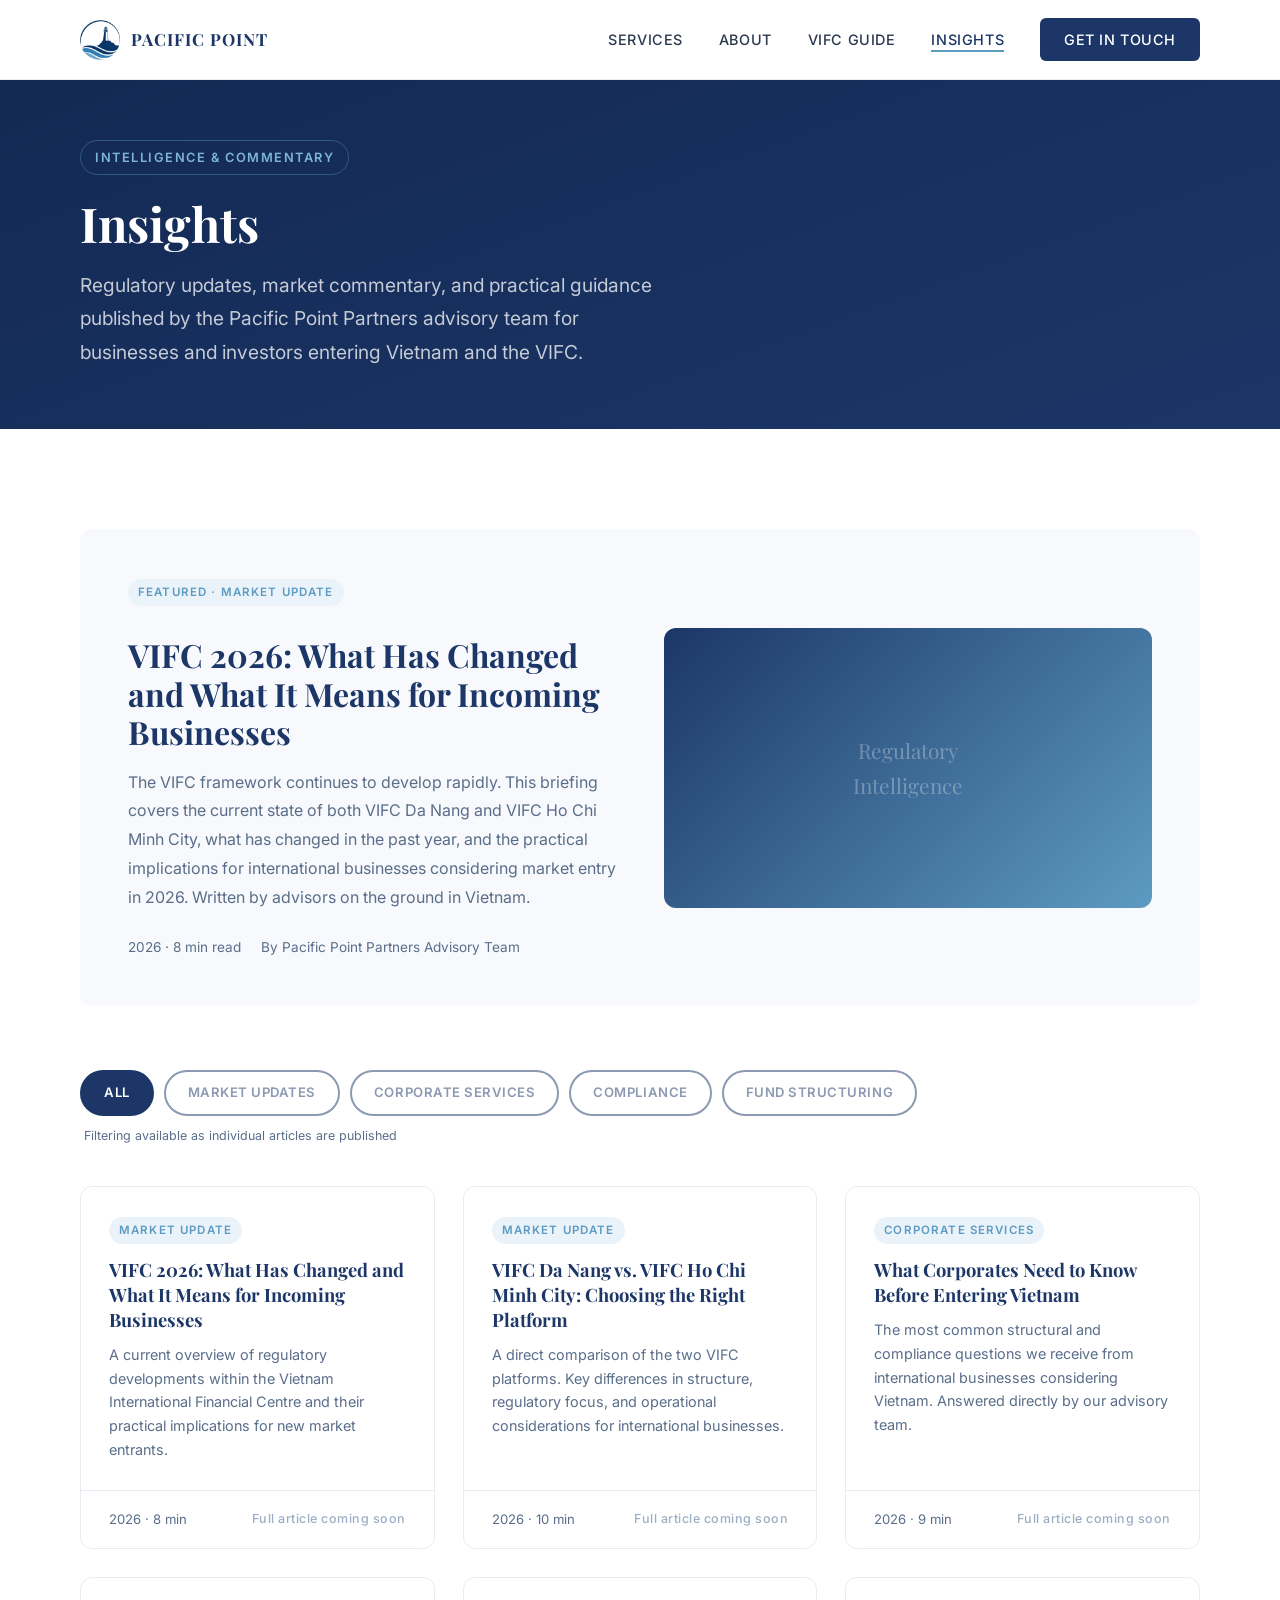
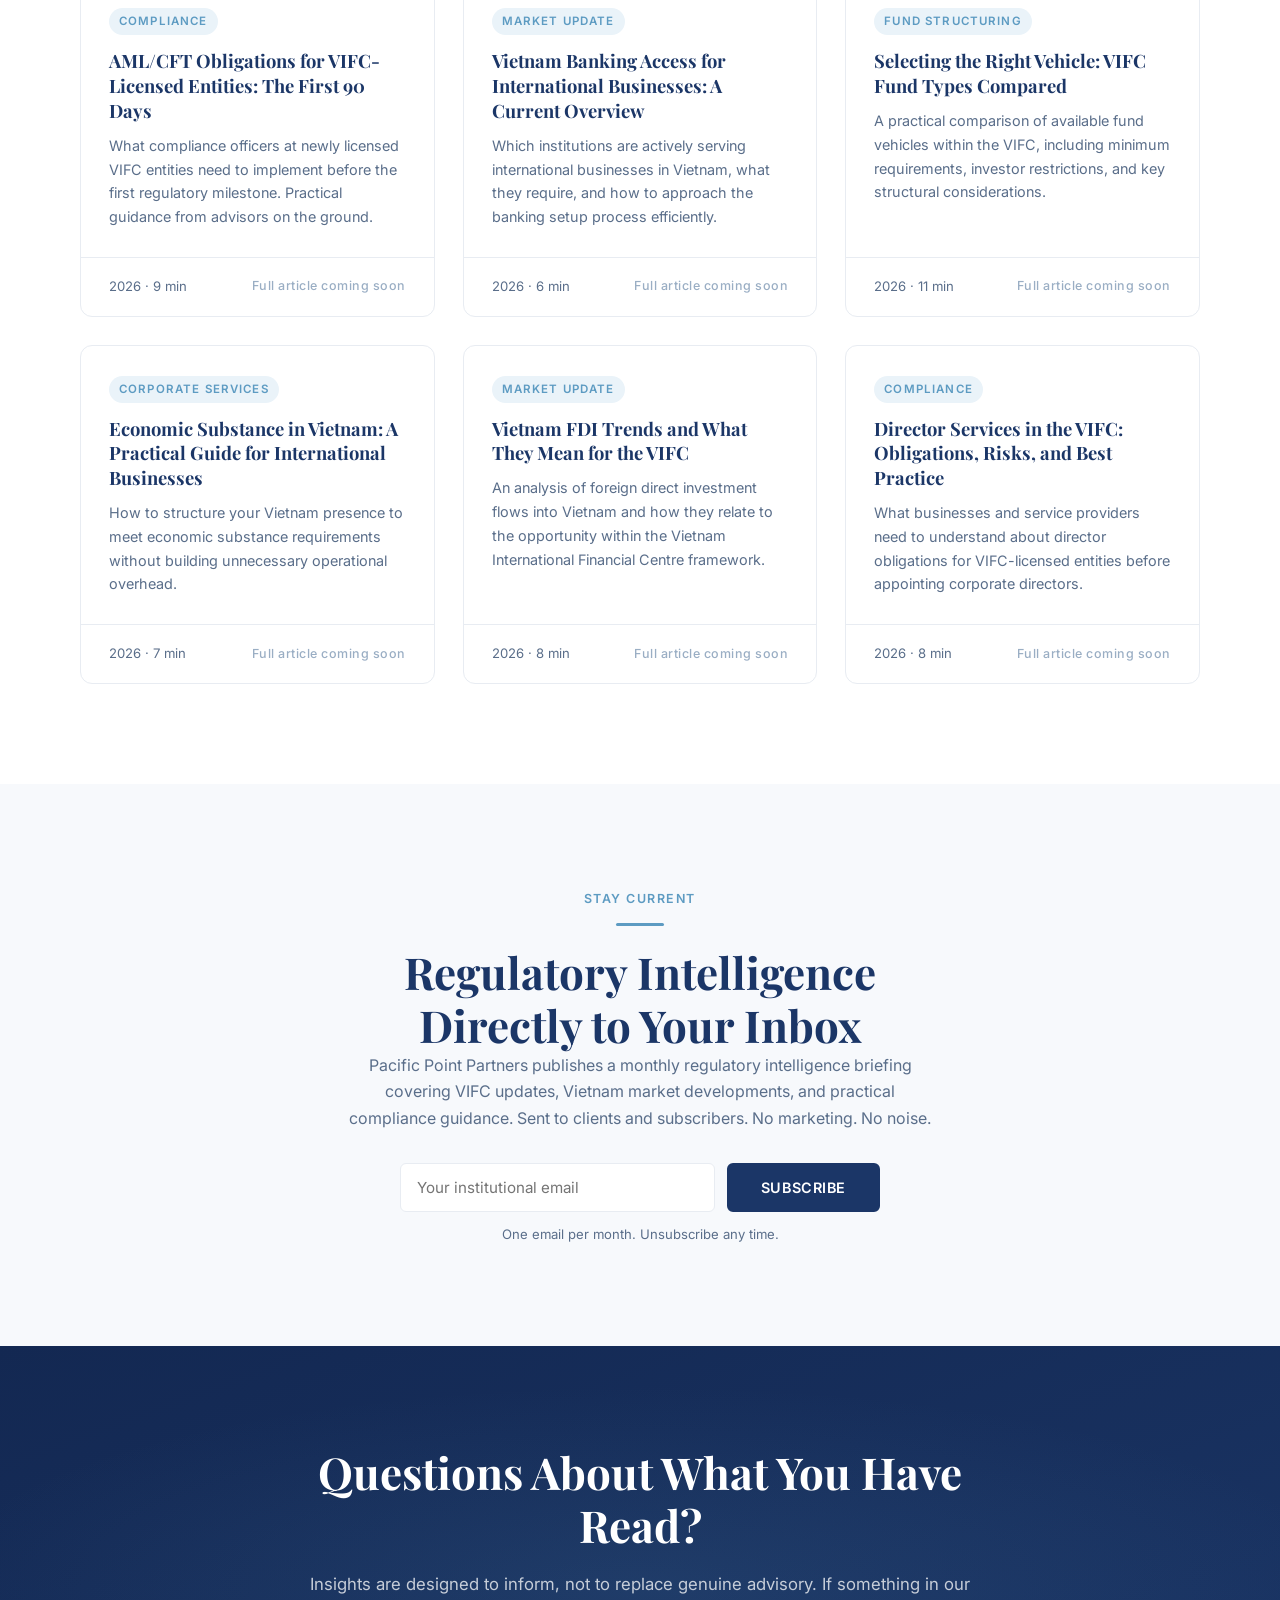
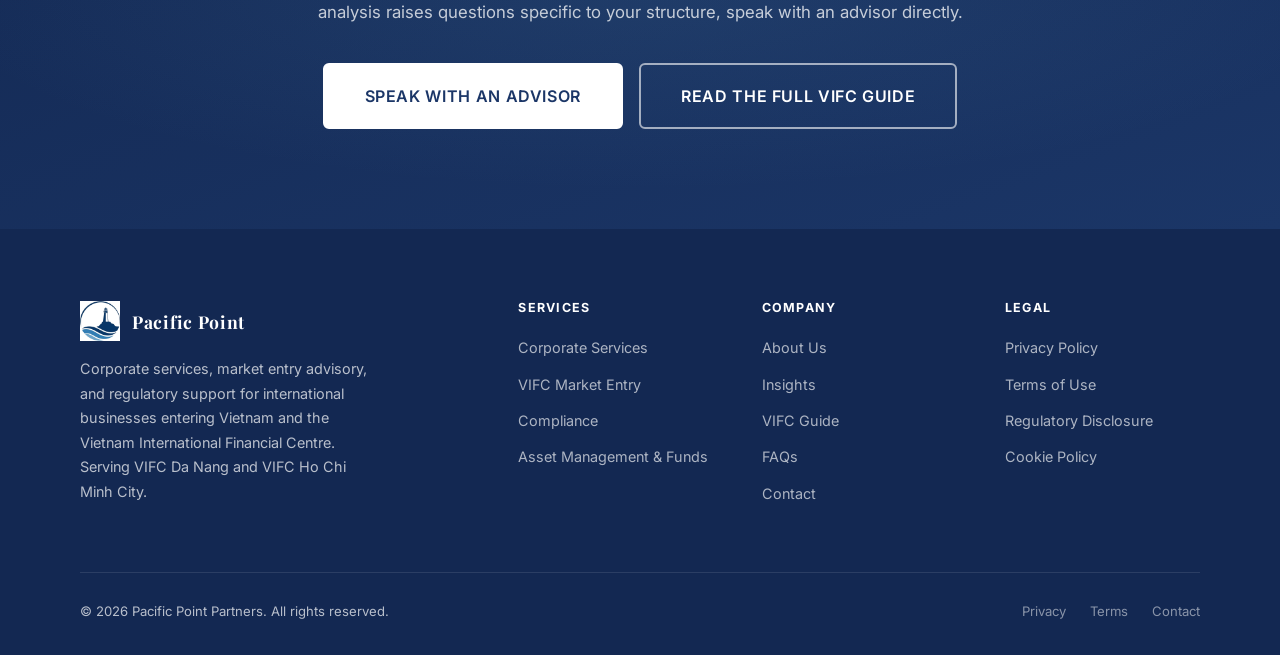
<file: insights.html>
<!DOCTYPE html>
<html lang="en">
<head>
  <meta charset="UTF-8">
  <meta name="viewport" content="width=device-width, initial-scale=1.0">
  <title>Insights — Pacific Point Partners</title>
  <meta name="description" content="Regulatory intelligence, market commentary, and practical guidance for businesses and investors entering Vietnam and the VIFC.">
  <!-- Open Graph / LinkedIn -->
  <meta property="og:type" content="website">
  <meta property="og:site_name" content="Pacific Point Partners">
  <meta property="og:title" content="Insights — Pacific Point Partners">
  <meta property="og:description" content="Regulatory intelligence, market commentary, and practical guidance for international businesses entering Vietnam and the VIFC.">
  <meta property="og:image" content="https://pacificpoint.co/assets/images/og-image.jpg">
  <meta property="og:url" content="https://pacificpoint.co/insights.html">
  <!-- Twitter Card -->
  <meta name="twitter:card" content="summary_large_image">
  <meta name="twitter:title" content="Insights — Pacific Point Partners">
  <meta name="twitter:description" content="Regulatory intelligence, market commentary, and practical guidance for international businesses entering Vietnam and the VIFC.">
  <meta name="twitter:image" content="https://pacificpoint.co/assets/images/og-image.jpg">
  <!-- Canonical -->
  <link rel="canonical" href="https://pacificpoint.co/insights.html">
  <link rel="icon" type="image/x-icon" href="assets/images/favicon.ico">
  <link rel="preconnect" href="https://fonts.googleapis.com">
  <link rel="preconnect" href="https://fonts.gstatic.com" crossorigin>
  <link href="https://fonts.googleapis.com/css2?family=Playfair+Display:wght@600;700&family=Inter:wght@400;500;600&display=swap" rel="stylesheet">
  <link rel="stylesheet" href="assets/css/style.css">
</head>
<body>

  <!-- ===== NAVIGATION ===== -->
  <nav class="nav" role="navigation" aria-label="Main navigation">
    <div class="container nav-inner">
      <a href="index.html" class="nav-logo" aria-label="Pacific Point home">
        <img src="assets/images/icon.png" alt="" aria-hidden="true" height="40">
        <span class="nav-brand-name">Pacific Point</span>
      </a>
      <ul class="nav-links" role="list">
        <li><a href="services.html">Services</a></li>
        <li><a href="about.html">About</a></li>
        <li><a href="vifc-guide.html">VIFC Guide</a></li>
        <li><a href="insights.html">Insights</a></li>
        <li><a href="contact.html" class="nav-cta">Get in Touch</a></li>
      </ul>
      <button class="nav-mobile-toggle" aria-label="Toggle navigation" aria-expanded="false">
        <span></span><span></span><span></span>
      </button>
    </div>
  </nav>

  <!-- ===== PAGE HERO ===== -->
  <section class="page-hero">
    <div class="container">
      <span class="hero-eyebrow">Intelligence &amp; Commentary</span>
      <h1>Insights</h1>
      <p class="lead" style="max-width: 580px; margin-top: 16px;">Regulatory updates, market commentary, and practical guidance published by the Pacific Point Partners advisory team for businesses and investors entering Vietnam and the VIFC.</p>
    </div>
  </section>

  <!-- ===== FEATURED ARTICLE ===== -->
  <section class="section">
    <div class="container">
      <div style="background: var(--off-white); border-radius: var(--radius-lg); padding: 48px; display: grid; grid-template-columns: 1fr 1fr; gap: 48px; align-items: center; margin-bottom: 64px;" class="fade-up">
        <div>
          <span class="insight-tag">Featured · Market Update</span>
          <h2 style="font-size: 2rem; margin: 16px 0 16px;">VIFC 2026: What Has Changed and What It Means for Incoming Businesses</h2>
          <p style="color: var(--text-muted); line-height: 1.8; margin-bottom: 24px;">The VIFC framework continues to develop rapidly. This briefing covers the current state of both VIFC Da Nang and VIFC Ho Chi Minh City, what has changed in the past year, and the practical implications for international businesses considering market entry in 2026. Written by advisors on the ground in Vietnam.</p>
          <div style="display: flex; align-items: center; gap: 20px; flex-wrap: wrap;">
            <span style="font-size: 0.85rem; color: var(--text-muted);">2026 · 8 min read</span>
            <span style="font-size: 0.85rem; color: var(--text-muted);">By Pacific Point Partners Advisory Team</span>
          </div>
        </div>
        <div style="background: linear-gradient(135deg, var(--navy) 0%, var(--blue) 100%); border-radius: var(--radius-lg); height: 280px; display: flex; align-items: center; justify-content: center;">
          <div style="text-align: center; color: rgba(255,255,255,0.3); font-family: var(--font-serif); font-size: 1.3rem; padding: 20px;">Regulatory<br>Intelligence</div>
        </div>
      </div>

      <!-- Filter Tags -->
      <div style="display: flex; align-items: center; gap: 10px; flex-wrap: wrap; margin-bottom: 40px;" class="fade-up">
        <span class="btn btn-primary btn-sm" style="border-radius: 100px; cursor: default;">All</span>
        <span class="btn btn-outline btn-sm" style="border-radius: 100px; cursor: default; opacity: 0.5;">Market Updates</span>
        <span class="btn btn-outline btn-sm" style="border-radius: 100px; cursor: default; opacity: 0.5;">Corporate Services</span>
        <span class="btn btn-outline btn-sm" style="border-radius: 100px; cursor: default; opacity: 0.5;">Compliance</span>
        <span class="btn btn-outline btn-sm" style="border-radius: 100px; cursor: default; opacity: 0.5;">Fund Structuring</span>
        <span style="font-size: 0.78rem; color: var(--text-muted); margin-left: 4px;">Filtering available as individual articles are published</span>
      </div>

      <!-- Articles Grid -->
      <div class="grid grid-3">
        <article class="insight-card fade-up fade-up-delay-1">
          <div class="insight-card-body">
            <span class="insight-tag">Market Update</span>
            <h3>VIFC 2026: What Has Changed and What It Means for Incoming Businesses</h3>
            <p>A current overview of regulatory developments within the Vietnam International Financial Centre and their practical implications for new market entrants.</p>
          </div>
          <div class="insight-card-footer">
            <span class="insight-date">2026 · 8 min</span>
            <span style="font-size:0.78rem;color:var(--gray-400);font-weight:500;letter-spacing:0.04em;">Full article coming soon</span>
          </div>
        </article>

        <article class="insight-card fade-up fade-up-delay-2">
          <div class="insight-card-body">
            <span class="insight-tag">Market Update</span>
            <h3>VIFC Da Nang vs. VIFC Ho Chi Minh City: Choosing the Right Platform</h3>
            <p>A direct comparison of the two VIFC platforms. Key differences in structure, regulatory focus, and operational considerations for international businesses.</p>
          </div>
          <div class="insight-card-footer">
            <span class="insight-date">2026 · 10 min</span>
            <span style="font-size:0.78rem;color:var(--gray-400);font-weight:500;letter-spacing:0.04em;">Full article coming soon</span>
          </div>
        </article>

        <article class="insight-card fade-up fade-up-delay-3">
          <div class="insight-card-body">
            <span class="insight-tag">Corporate Services</span>
            <h3>What Corporates Need to Know Before Entering Vietnam</h3>
            <p>The most common structural and compliance questions we receive from international businesses considering Vietnam. Answered directly by our advisory team.</p>
          </div>
          <div class="insight-card-footer">
            <span class="insight-date">2026 · 9 min</span>
            <span style="font-size:0.78rem;color:var(--gray-400);font-weight:500;letter-spacing:0.04em;">Full article coming soon</span>
          </div>
        </article>

        <article class="insight-card fade-up fade-up-delay-1">
          <div class="insight-card-body">
            <span class="insight-tag">Compliance</span>
            <h3>AML/CFT Obligations for VIFC-Licensed Entities: The First 90 Days</h3>
            <p>What compliance officers at newly licensed VIFC entities need to implement before the first regulatory milestone. Practical guidance from advisors on the ground.</p>
          </div>
          <div class="insight-card-footer">
            <span class="insight-date">2026 · 9 min</span>
            <span style="font-size:0.78rem;color:var(--gray-400);font-weight:500;letter-spacing:0.04em;">Full article coming soon</span>
          </div>
        </article>

        <article class="insight-card fade-up fade-up-delay-2">
          <div class="insight-card-body">
            <span class="insight-tag">Market Update</span>
            <h3>Vietnam Banking Access for International Businesses: A Current Overview</h3>
            <p>Which institutions are actively serving international businesses in Vietnam, what they require, and how to approach the banking setup process efficiently.</p>
          </div>
          <div class="insight-card-footer">
            <span class="insight-date">2026 · 6 min</span>
            <span style="font-size:0.78rem;color:var(--gray-400);font-weight:500;letter-spacing:0.04em;">Full article coming soon</span>
          </div>
        </article>

        <article class="insight-card fade-up fade-up-delay-3">
          <div class="insight-card-body">
            <span class="insight-tag">Fund Structuring</span>
            <h3>Selecting the Right Vehicle: VIFC Fund Types Compared</h3>
            <p>A practical comparison of available fund vehicles within the VIFC, including minimum requirements, investor restrictions, and key structural considerations.</p>
          </div>
          <div class="insight-card-footer">
            <span class="insight-date">2026 · 11 min</span>
            <span style="font-size:0.78rem;color:var(--gray-400);font-weight:500;letter-spacing:0.04em;">Full article coming soon</span>
          </div>
        </article>

        <article class="insight-card fade-up fade-up-delay-1">
          <div class="insight-card-body">
            <span class="insight-tag">Corporate Services</span>
            <h3>Economic Substance in Vietnam: A Practical Guide for International Businesses</h3>
            <p>How to structure your Vietnam presence to meet economic substance requirements without building unnecessary operational overhead.</p>
          </div>
          <div class="insight-card-footer">
            <span class="insight-date">2026 · 7 min</span>
            <span style="font-size:0.78rem;color:var(--gray-400);font-weight:500;letter-spacing:0.04em;">Full article coming soon</span>
          </div>
        </article>

        <article class="insight-card fade-up fade-up-delay-2">
          <div class="insight-card-body">
            <span class="insight-tag">Market Update</span>
            <h3>Vietnam FDI Trends and What They Mean for the VIFC</h3>
            <p>An analysis of foreign direct investment flows into Vietnam and how they relate to the opportunity within the Vietnam International Financial Centre framework.</p>
          </div>
          <div class="insight-card-footer">
            <span class="insight-date">2026 · 8 min</span>
            <span style="font-size:0.78rem;color:var(--gray-400);font-weight:500;letter-spacing:0.04em;">Full article coming soon</span>
          </div>
        </article>

        <article class="insight-card fade-up fade-up-delay-3">
          <div class="insight-card-body">
            <span class="insight-tag">Compliance</span>
            <h3>Director Services in the VIFC: Obligations, Risks, and Best Practice</h3>
            <p>What businesses and service providers need to understand about director obligations for VIFC-licensed entities before appointing corporate directors.</p>
          </div>
          <div class="insight-card-footer">
            <span class="insight-date">2026 · 8 min</span>
            <span style="font-size:0.78rem;color:var(--gray-400);font-weight:500;letter-spacing:0.04em;">Full article coming soon</span>
          </div>
        </article>
      </div>
    </div>
  </section>

  <!-- ===== NEWSLETTER ===== -->
  <section class="section section-light">
    <div class="container" style="max-width: 680px; margin: 0 auto; text-align: center;">
      <div class="fade-up">
        <span class="section-eyebrow">Stay Current</span>
        <div class="section-rule" style="margin: 0 auto 20px;"></div>
        <h2>Regulatory Intelligence Directly to Your Inbox</h2>
        <p style="color: var(--text-muted); margin-bottom: 32px;">Pacific Point Partners publishes a monthly regulatory intelligence briefing covering VIFC updates, Vietnam market developments, and practical compliance guidance. Sent to clients and subscribers. No marketing. No noise.</p>
        <form style="display: flex; gap: 12px; max-width: 480px; margin: 0 auto;" id="newsletterForm">
          <input type="email" class="form-input" placeholder="Your institutional email" required style="flex: 1;">
          <button type="submit" class="btn btn-primary" style="flex-shrink: 0; white-space: nowrap;">Subscribe</button>
        </form>
        <p style="font-size: 0.82rem; color: var(--text-muted); margin-top: 12px;">One email per month. Unsubscribe any time.</p>
      </div>
    </div>
  </section>

  <!-- ===== CTA ===== -->
  <section class="cta-section">
    <div class="cta-section-inner fade-up">
      <h2>Questions About What You Have Read?</h2>
      <p>Insights are designed to inform, not to replace genuine advisory. If something in our analysis raises questions specific to your structure, speak with an advisor directly.</p>
      <div class="btn-actions">
        <a href="contact.html" class="btn btn-white btn-lg">Speak with an Advisor</a>
        <a href="vifc-guide.html" class="btn btn-outline-white btn-lg">Read the Full VIFC Guide</a>
      </div>
    </div>
  </section>

  <!-- ===== FOOTER ===== -->
  <footer class="footer">
    <div class="container">
      <div class="footer-grid">
        <div class="footer-brand">
          <div class="footer-logo">
            <img src="assets/images/icon-white.png" alt="Pacific Point Partners" height="40">
            <span class="footer-logo-text">Pacific Point</span>
          </div>
          <p>Corporate services, market entry advisory, and regulatory support for international businesses entering Vietnam and the Vietnam International Financial Centre. Serving VIFC Da Nang and VIFC Ho Chi Minh City.</p>
        </div>
        <div class="footer-col">
          <h5>Services</h5>
          <ul>
            <li><a href="services.html#corporate">Corporate Services</a></li>
            <li><a href="services.html#vifc">VIFC Market Entry</a></li>
            <li><a href="services.html#compliance">Compliance</a></li>
            <li><a href="services.html#funds">Asset Management &amp; Funds</a></li>
          </ul>
        </div>
        <div class="footer-col">
          <h5>Company</h5>
          <ul>
            <li><a href="about.html">About Us</a></li>
            <li><a href="insights.html">Insights</a></li>
            <li><a href="vifc-guide.html">VIFC Guide</a></li>
            <li><a href="faq.html">FAQs</a></li>
            <li><a href="contact.html">Contact</a></li>
          </ul>
        </div>
        <div class="footer-col">
          <h5>Legal</h5>
          <ul>
            <li><a href="privacy.html">Privacy Policy</a></li>
            <li><a href="terms.html">Terms of Use</a></li>
            <li><a href="regulatory-disclosure.html">Regulatory Disclosure</a></li>
            <li><a href="cookie-policy.html">Cookie Policy</a></li>
          </ul>
        </div>
      </div>
      <div class="footer-bottom">
        <p>© 2026 Pacific Point Partners. All rights reserved.</p>
        <div class="footer-bottom-links">
          <a href="privacy.html">Privacy</a>
          <a href="terms.html">Terms</a>
          <a href="contact.html">Contact</a>
        </div>
      </div>
    </div>
  </footer>

  <script src="assets/js/main.js"></script>
  <script>
    const nlForm = document.getElementById('newsletterForm');
    if (nlForm) {
      nlForm.addEventListener('submit', function(e) {
        e.preventDefault();
        const email = nlForm.querySelector('input').value;
        nlForm.innerHTML = '<p style="color: var(--navy); font-weight: 600;">Subscribed. First briefing on the way to ' + email + '</p>';
      });
    }
  </script>
</body>
</html>
</file>
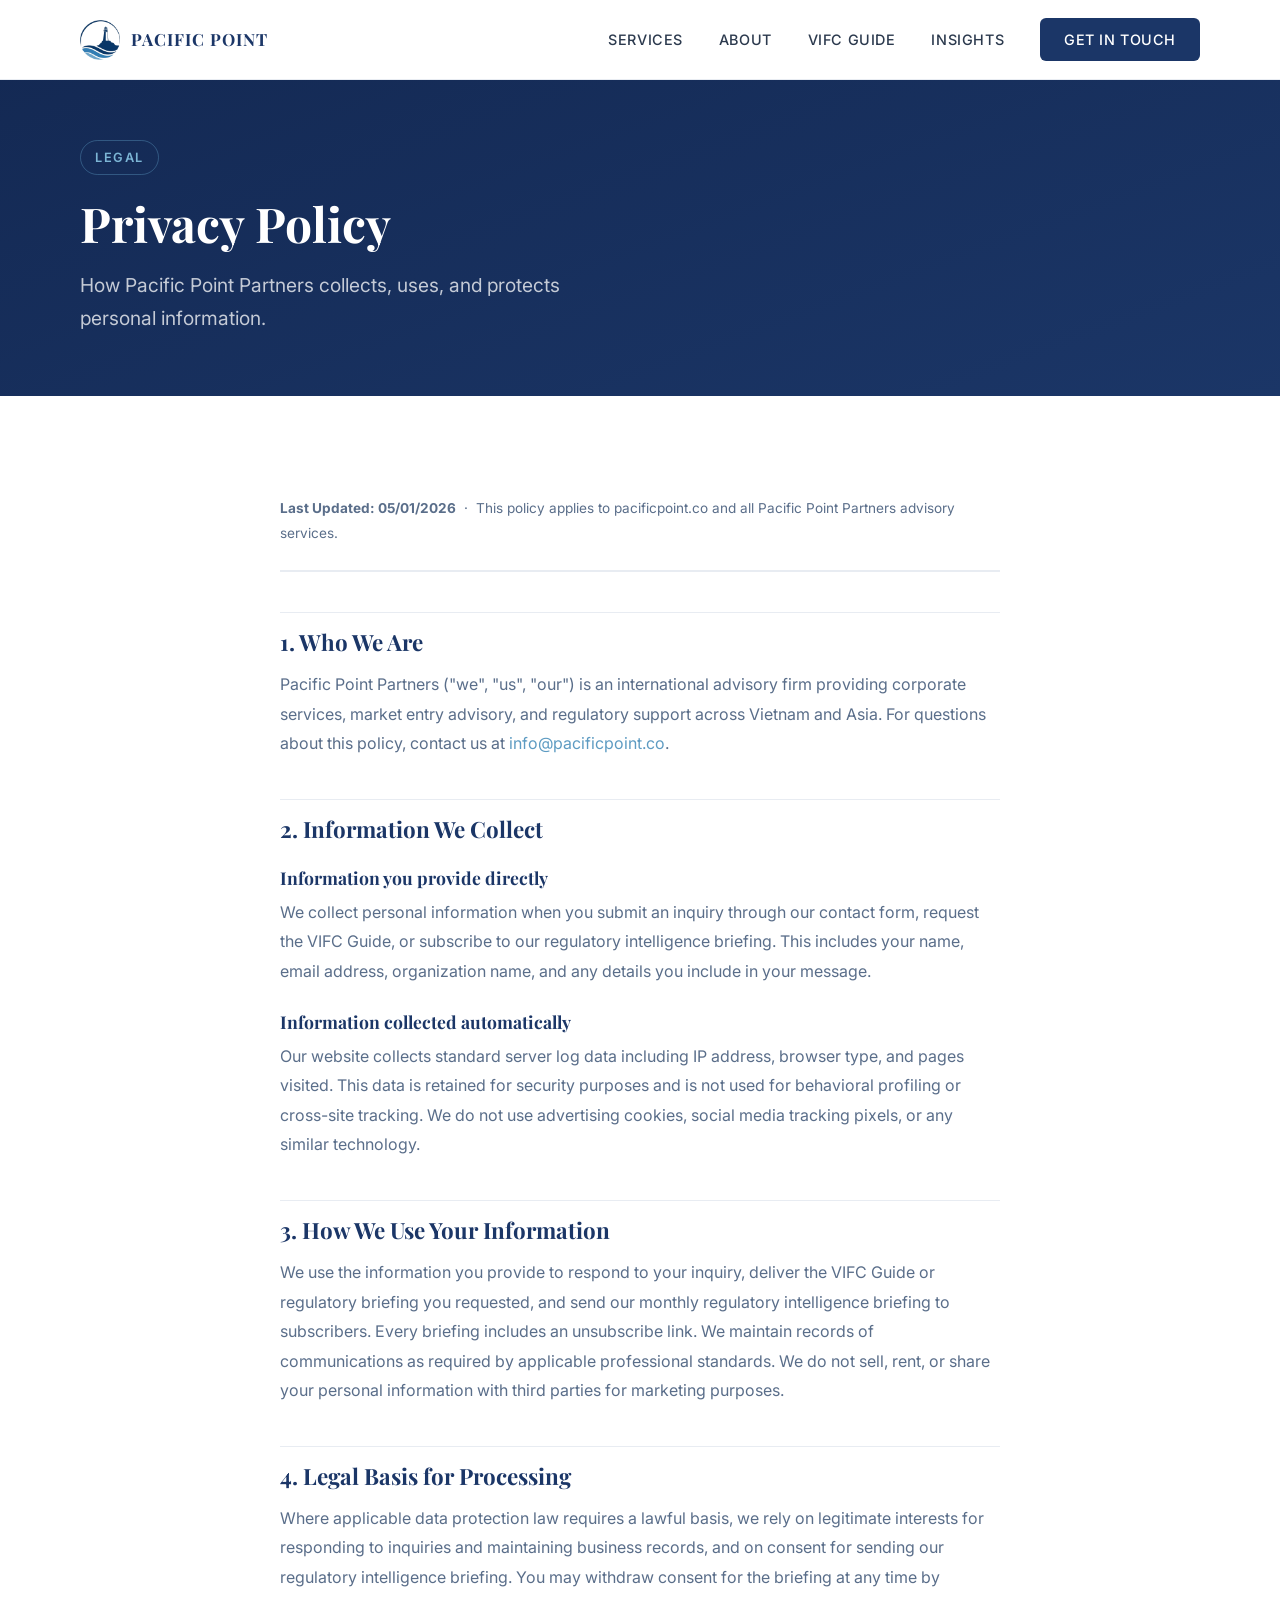
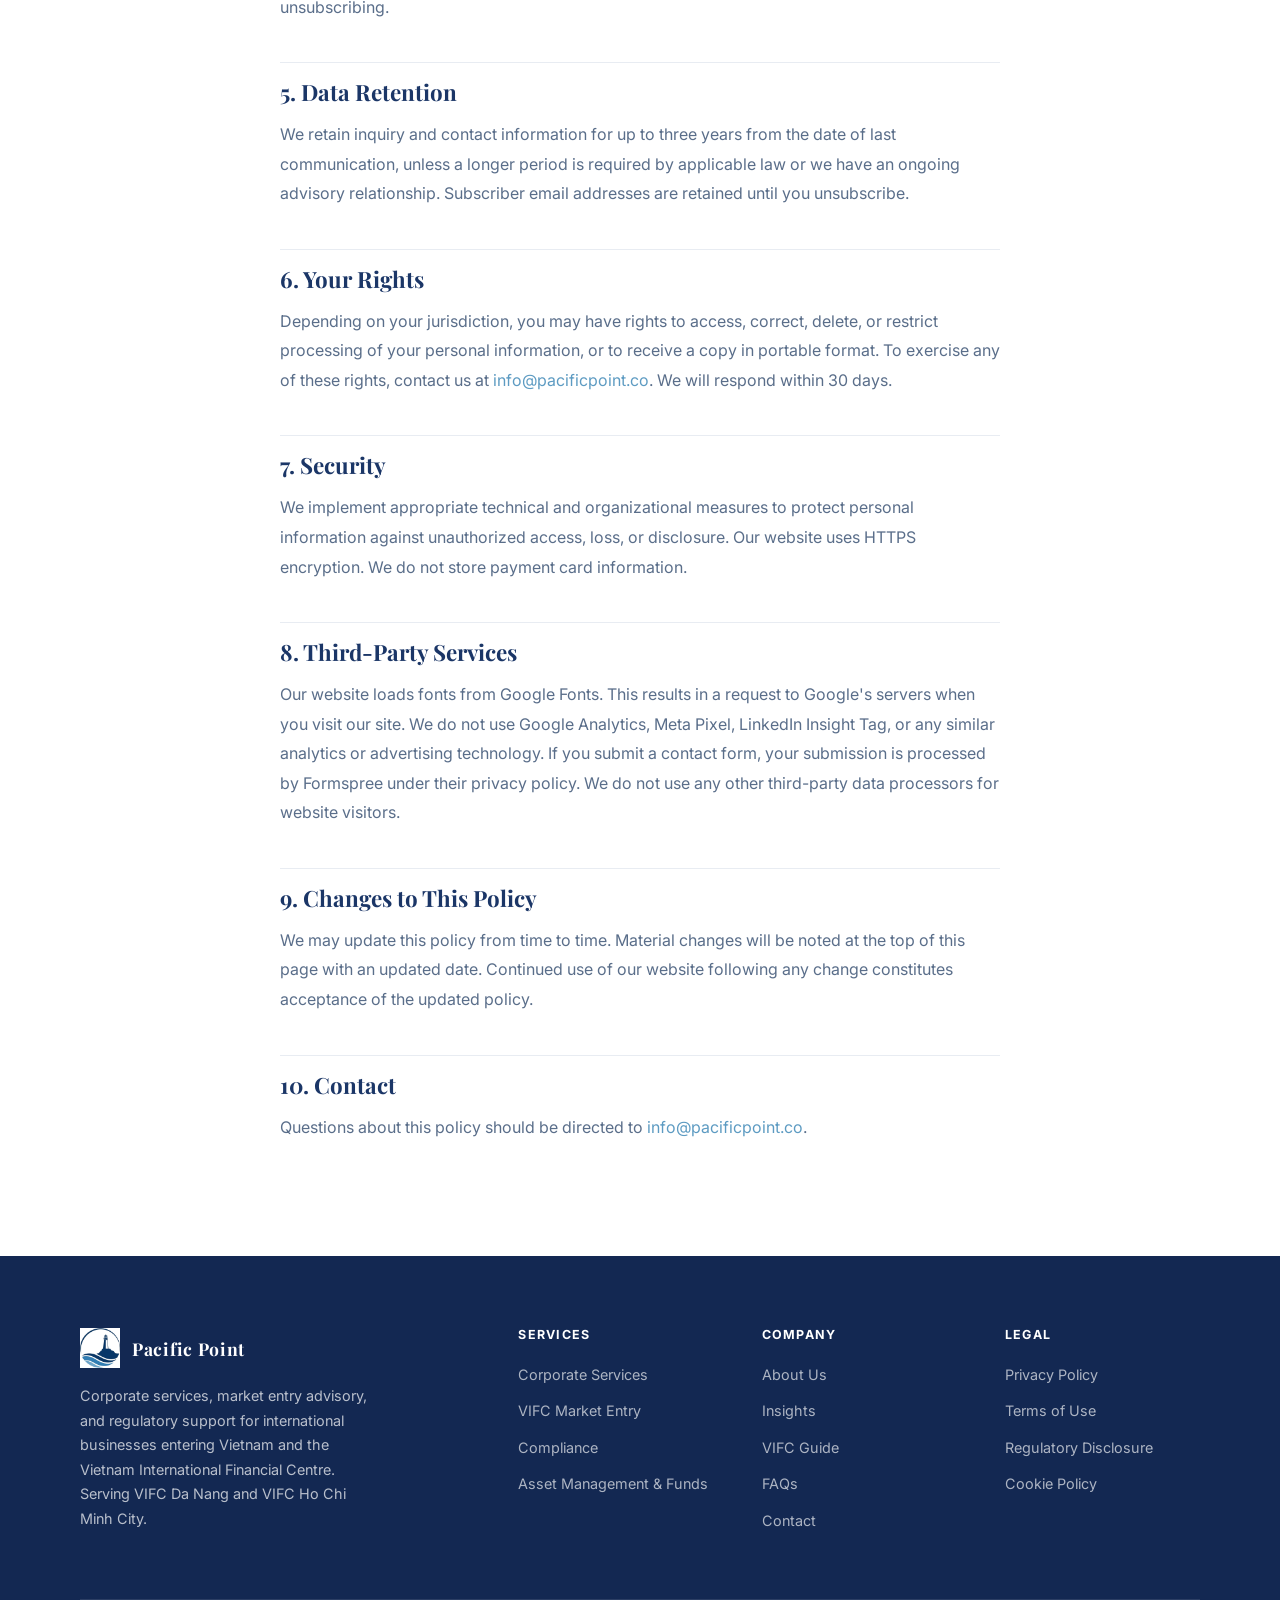
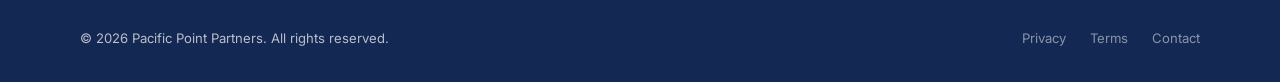
<file: privacy.html>
<!DOCTYPE html>
<html lang="en">
<head>
  <meta charset="UTF-8">
  <meta name="viewport" content="width=device-width, initial-scale=1.0">
  <title>Privacy Policy — Pacific Point Partners</title>
  <meta name="description" content="Privacy policy for Pacific Point Partners. How we collect, use, and protect personal information submitted through our website.">
  <link rel="icon" type="image/x-icon" href="assets/images/favicon.ico">
  <link rel="preconnect" href="https://fonts.googleapis.com">
  <link rel="preconnect" href="https://fonts.gstatic.com" crossorigin>
  <link href="https://fonts.googleapis.com/css2?family=Playfair+Display:wght@600;700&family=Inter:wght@400;500;600&display=swap" rel="stylesheet">
  <link rel="stylesheet" href="assets/css/style.css">
  <style>
    .legal-body h2 { font-size: 1.4rem; margin: 40px 0 14px; padding-top: 16px; border-top: 1px solid var(--gray-200); }
    .legal-body h3 { font-size: 1.1rem; margin: 24px 0 10px; color: var(--navy); }
    .legal-body p  { color: var(--text-muted); line-height: 1.85; margin-bottom: 14px; }
    .legal-body ul { padding-left: 22px; margin-bottom: 16px; }
    .legal-body ul li { color: var(--text-muted); line-height: 1.75; margin-bottom: 6px; }
    .legal-body ul li::marker { color: var(--blue); }
    .legal-effective { font-size: 0.85rem; color: var(--text-muted); margin-bottom: 40px; padding-bottom: 24px; border-bottom: 2px solid var(--gray-200); }
  </style>
</head>
<body>
  <nav class="nav" role="navigation" aria-label="Main navigation">
    <div class="container nav-inner">
      <a href="index.html" class="nav-logo" aria-label="Pacific Point home">
        <img src="assets/images/icon.png" alt="" aria-hidden="true" height="40">
        <span class="nav-brand-name">Pacific Point</span>
      </a>
      <ul class="nav-links" role="list">
        <li><a href="services.html">Services</a></li>
        <li><a href="about.html">About</a></li>
        <li><a href="vifc-guide.html">VIFC Guide</a></li>
        <li><a href="insights.html">Insights</a></li>
        <li><a href="contact.html" class="nav-cta">Get in Touch</a></li>
      </ul>
      <button class="nav-mobile-toggle" aria-label="Toggle navigation" aria-expanded="false">
        <span></span><span></span><span></span>
      </button>
    </div>
  </nav>

  <section class="page-hero">
    <div class="container">
      <span class="hero-eyebrow">Legal</span>
      <h1>Privacy Policy</h1>
      <p class="lead" style="max-width: 560px; margin-top: 16px;">How Pacific Point Partners collects, uses, and protects personal information.</p>
    </div>
  </section>

  <section class="section">
    <div class="container" style="max-width: 800px; margin: 0 auto;">
      <div class="legal-body">
        <p class="legal-effective"><strong>Last Updated: 05/01/2026</strong> &nbsp;&middot;&nbsp; This policy applies to pacificpoint.co and all Pacific Point Partners advisory services.</p>

        <h2>1. Who We Are</h2>
        <p>Pacific Point Partners ("we", "us", "our") is an international advisory firm providing corporate services, market entry advisory, and regulatory support across Vietnam and Asia. For questions about this policy, contact us at <a href="mailto:info@pacificpoint.co" style="color: var(--blue);">info@pacificpoint.co</a>.</p>

        <h2>2. Information We Collect</h2>
        <h3>Information you provide directly</h3>
        <p>We collect personal information when you submit an inquiry through our contact form, request the VIFC Guide, or subscribe to our regulatory intelligence briefing. This includes your name, email address, organization name, and any details you include in your message.</p>

        <h3>Information collected automatically</h3>
        <p>Our website collects standard server log data including IP address, browser type, and pages visited. This data is retained for security purposes and is not used for behavioral profiling or cross-site tracking. We do not use advertising cookies, social media tracking pixels, or any similar technology.</p>

        <h2>3. How We Use Your Information</h2>
        <p>We use the information you provide to respond to your inquiry, deliver the VIFC Guide or regulatory briefing you requested, and send our monthly regulatory intelligence briefing to subscribers. Every briefing includes an unsubscribe link. We maintain records of communications as required by applicable professional standards. We do not sell, rent, or share your personal information with third parties for marketing purposes.</p>

        <h2>4. Legal Basis for Processing</h2>
        <p>Where applicable data protection law requires a lawful basis, we rely on legitimate interests for responding to inquiries and maintaining business records, and on consent for sending our regulatory intelligence briefing. You may withdraw consent for the briefing at any time by unsubscribing.</p>

        <h2>5. Data Retention</h2>
        <p>We retain inquiry and contact information for up to three years from the date of last communication, unless a longer period is required by applicable law or we have an ongoing advisory relationship. Subscriber email addresses are retained until you unsubscribe.</p>

        <h2>6. Your Rights</h2>
        <p>Depending on your jurisdiction, you may have rights to access, correct, delete, or restrict processing of your personal information, or to receive a copy in portable format. To exercise any of these rights, contact us at <a href="mailto:info@pacificpoint.co" style="color: var(--blue);">info@pacificpoint.co</a>. We will respond within 30 days.</p>

        <h2>7. Security</h2>
        <p>We implement appropriate technical and organizational measures to protect personal information against unauthorized access, loss, or disclosure. Our website uses HTTPS encryption. We do not store payment card information.</p>

        <h2>8. Third-Party Services</h2>
        <p>Our website loads fonts from Google Fonts. This results in a request to Google's servers when you visit our site. We do not use Google Analytics, Meta Pixel, LinkedIn Insight Tag, or any similar analytics or advertising technology. If you submit a contact form, your submission is processed by Formspree under their privacy policy. We do not use any other third-party data processors for website visitors.</p>

        <h2>9. Changes to This Policy</h2>
        <p>We may update this policy from time to time. Material changes will be noted at the top of this page with an updated date. Continued use of our website following any change constitutes acceptance of the updated policy.</p>

        <h2>10. Contact</h2>
        <p>Questions about this policy should be directed to <a href="mailto:info@pacificpoint.co" style="color: var(--blue);">info@pacificpoint.co</a>.</p>
      </div>
    </div>
  </section>

  <footer class="footer">
    <div class="container">
      <div class="footer-grid">
        <div class="footer-brand">
          <div class="footer-logo">
            <img src="assets/images/icon-white.png" alt="Pacific Point Partners" height="40">
            <span class="footer-logo-text">Pacific Point</span>
          </div>
          <p>Corporate services, market entry advisory, and regulatory support for international businesses entering Vietnam and the Vietnam International Financial Centre. Serving VIFC Da Nang and VIFC Ho Chi Minh City.</p>
        </div>
        <div class="footer-col"><h5>Services</h5><ul><li><a href="services.html#corporate">Corporate Services</a></li><li><a href="services.html#vifc">VIFC Market Entry</a></li><li><a href="services.html#compliance">Compliance</a></li><li><a href="services.html#funds">Asset Management &amp; Funds</a></li></ul></div>
        <div class="footer-col"><h5>Company</h5><ul><li><a href="about.html">About Us</a></li><li><a href="insights.html">Insights</a></li><li><a href="vifc-guide.html">VIFC Guide</a></li><li><a href="faq.html">FAQs</a></li><li><a href="contact.html">Contact</a></li></ul></div>
        <div class="footer-col"><h5>Legal</h5><ul><li><a href="privacy.html">Privacy Policy</a></li><li><a href="terms.html">Terms of Use</a></li><li><a href="regulatory-disclosure.html">Regulatory Disclosure</a></li><li><a href="cookie-policy.html">Cookie Policy</a></li></ul></div>
      </div>
      <div class="footer-bottom">
        <p>© 2026 Pacific Point Partners. All rights reserved.</p>
        <div class="footer-bottom-links"><a href="privacy.html">Privacy</a><a href="terms.html">Terms</a><a href="contact.html">Contact</a></div>
      </div>
    </div>
  </footer>
  <script src="assets/js/main.js"></script>
</body>
</html>
</file>
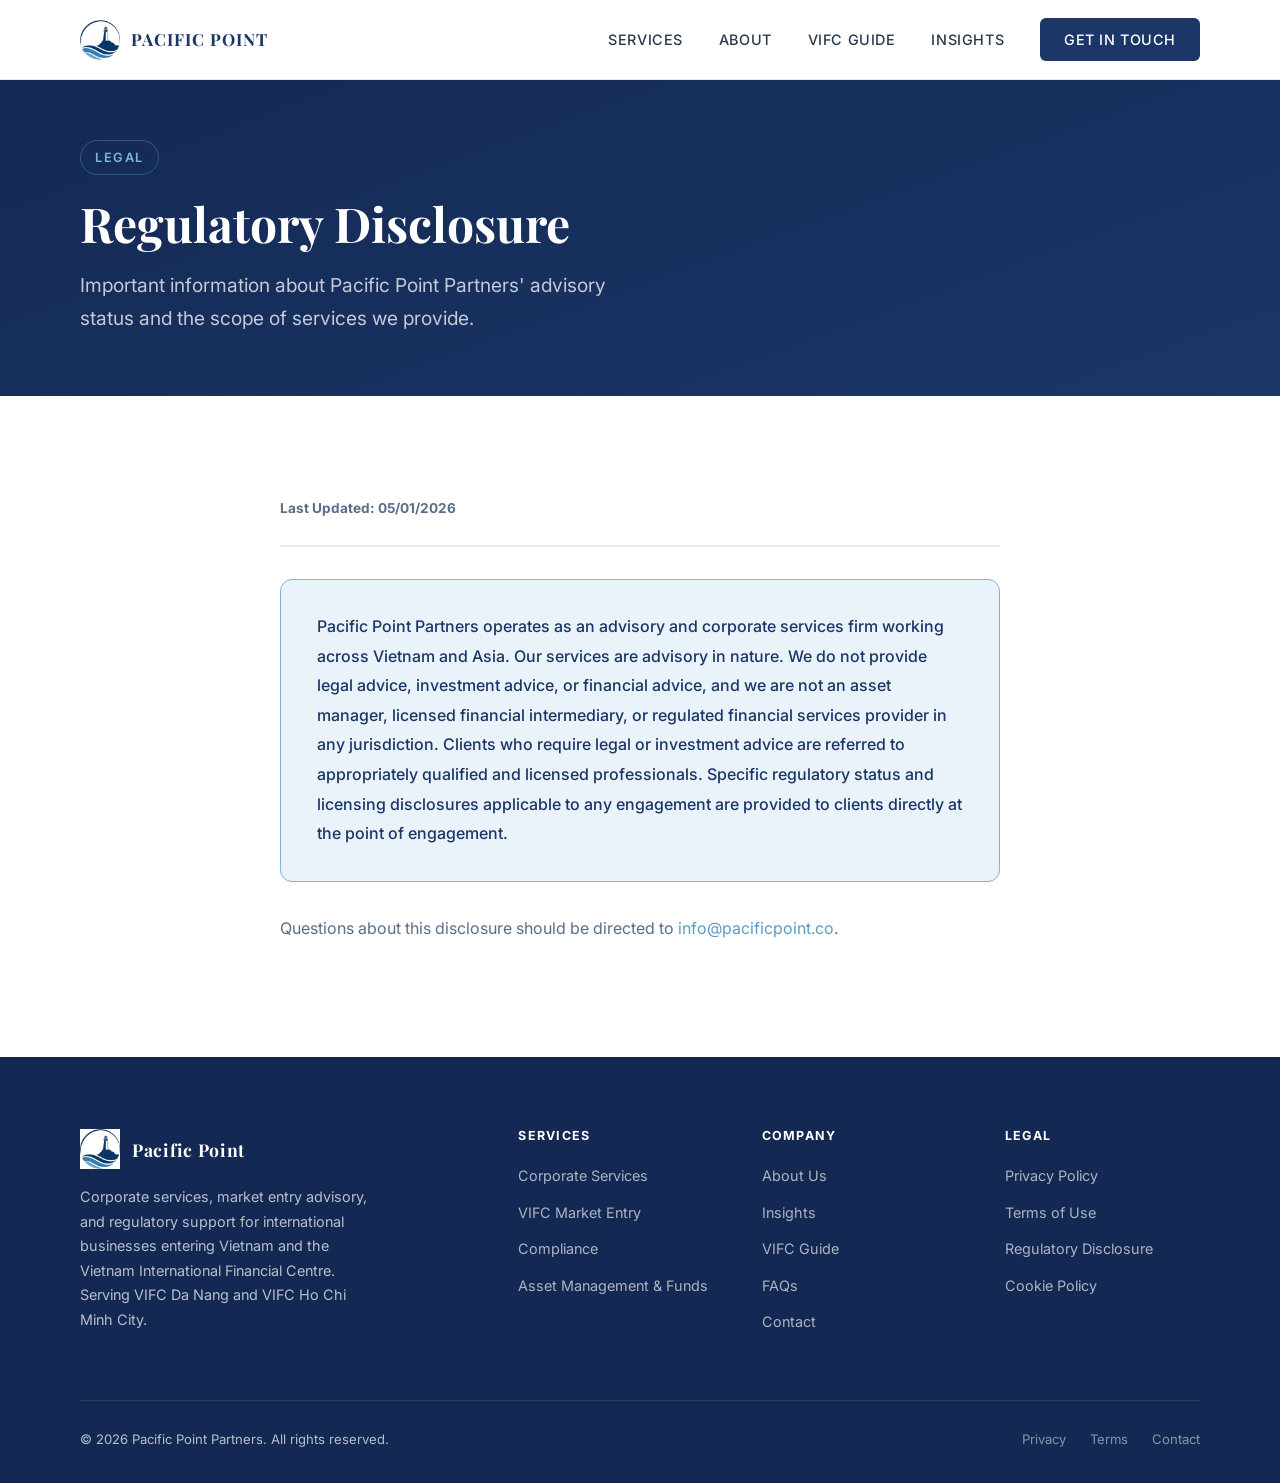
<file: regulatory-disclosure.html>
<!DOCTYPE html>
<html lang="en">
<head>
  <meta charset="UTF-8">
  <meta name="viewport" content="width=device-width, initial-scale=1.0">
  <title>Regulatory Disclosure — Pacific Point Partners</title>
  <meta name="description" content="Regulatory disclosure for Pacific Point Partners. Advisory status and scope of services in Vietnam and Asia.">
  <link rel="icon" type="image/x-icon" href="assets/images/favicon.ico">
  <link rel="preconnect" href="https://fonts.googleapis.com">
  <link rel="preconnect" href="https://fonts.gstatic.com" crossorigin>
  <link href="https://fonts.googleapis.com/css2?family=Playfair+Display:wght@600;700&family=Inter:wght@400;500;600&display=swap" rel="stylesheet">
  <link rel="stylesheet" href="assets/css/style.css">
  <style>
    .legal-body p  { color: var(--text-muted); line-height: 1.85; margin-bottom: 14px; }
    .legal-effective { font-size: 0.85rem; color: var(--text-muted); margin-bottom: 40px; padding-bottom: 24px; border-bottom: 2px solid var(--gray-200); }
    .disclosure-box { background: var(--blue-pale); border: 1px solid var(--blue-light); border-radius: var(--radius-lg); padding: 32px 36px; margin: 32px 0; }
    .disclosure-box p { color: var(--navy); font-weight: 500; margin: 0; line-height: 1.85; }
  </style>
</head>
<body>
  <nav class="nav" role="navigation" aria-label="Main navigation">
    <div class="container nav-inner">
      <a href="index.html" class="nav-logo" aria-label="Pacific Point home">
        <img src="assets/images/icon.png" alt="" aria-hidden="true" height="40">
        <span class="nav-brand-name">Pacific Point</span>
      </a>
      <ul class="nav-links" role="list">
        <li><a href="services.html">Services</a></li>
        <li><a href="about.html">About</a></li>
        <li><a href="vifc-guide.html">VIFC Guide</a></li>
        <li><a href="insights.html">Insights</a></li>
        <li><a href="contact.html" class="nav-cta">Get in Touch</a></li>
      </ul>
      <button class="nav-mobile-toggle" aria-label="Toggle navigation" aria-expanded="false">
        <span></span><span></span><span></span>
      </button>
    </div>
  </nav>

  <section class="page-hero">
    <div class="container">
      <span class="hero-eyebrow">Legal</span>
      <h1>Regulatory Disclosure</h1>
      <p class="lead" style="max-width: 560px; margin-top: 16px;">Important information about Pacific Point Partners' advisory status and the scope of services we provide.</p>
    </div>
  </section>

  <section class="section">
    <div class="container" style="max-width: 800px; margin: 0 auto;">
      <div class="legal-body">
        <p class="legal-effective"><strong>Last Updated: 05/01/2026</strong></p>

        <div class="disclosure-box">
          <p>Pacific Point Partners operates as an advisory and corporate services firm working across Vietnam and Asia. Our services are advisory in nature. We do not provide legal advice, investment advice, or financial advice, and we are not an asset manager, licensed financial intermediary, or regulated financial services provider in any jurisdiction. Clients who require legal or investment advice are referred to appropriately qualified and licensed professionals. Specific regulatory status and licensing disclosures applicable to any engagement are provided to clients directly at the point of engagement.</p>
        </div>

        <p>Questions about this disclosure should be directed to <a href="mailto:info@pacificpoint.co" style="color: var(--blue);">info@pacificpoint.co</a>.</p>
      </div>
    </div>
  </section>

  <footer class="footer">
    <div class="container">
      <div class="footer-grid">
        <div class="footer-brand">
          <div class="footer-logo">
            <img src="assets/images/icon-white.png" alt="Pacific Point Partners" height="40">
            <span class="footer-logo-text">Pacific Point</span>
          </div>
          <p>Corporate services, market entry advisory, and regulatory support for international businesses entering Vietnam and the Vietnam International Financial Centre. Serving VIFC Da Nang and VIFC Ho Chi Minh City.</p>
        </div>
        <div class="footer-col"><h5>Services</h5><ul><li><a href="services.html#corporate">Corporate Services</a></li><li><a href="services.html#vifc">VIFC Market Entry</a></li><li><a href="services.html#compliance">Compliance</a></li><li><a href="services.html#funds">Asset Management &amp; Funds</a></li></ul></div>
        <div class="footer-col"><h5>Company</h5><ul><li><a href="about.html">About Us</a></li><li><a href="insights.html">Insights</a></li><li><a href="vifc-guide.html">VIFC Guide</a></li><li><a href="faq.html">FAQs</a></li><li><a href="contact.html">Contact</a></li></ul></div>
        <div class="footer-col"><h5>Legal</h5><ul><li><a href="privacy.html">Privacy Policy</a></li><li><a href="terms.html">Terms of Use</a></li><li><a href="regulatory-disclosure.html">Regulatory Disclosure</a></li><li><a href="cookie-policy.html">Cookie Policy</a></li></ul></div>
      </div>
      <div class="footer-bottom">
        <p>© 2026 Pacific Point Partners. All rights reserved.</p>
        <div class="footer-bottom-links"><a href="privacy.html">Privacy</a><a href="terms.html">Terms</a><a href="contact.html">Contact</a></div>
      </div>
    </div>
  </footer>
  <script src="assets/js/main.js"></script>
</body>
</html>
</file>
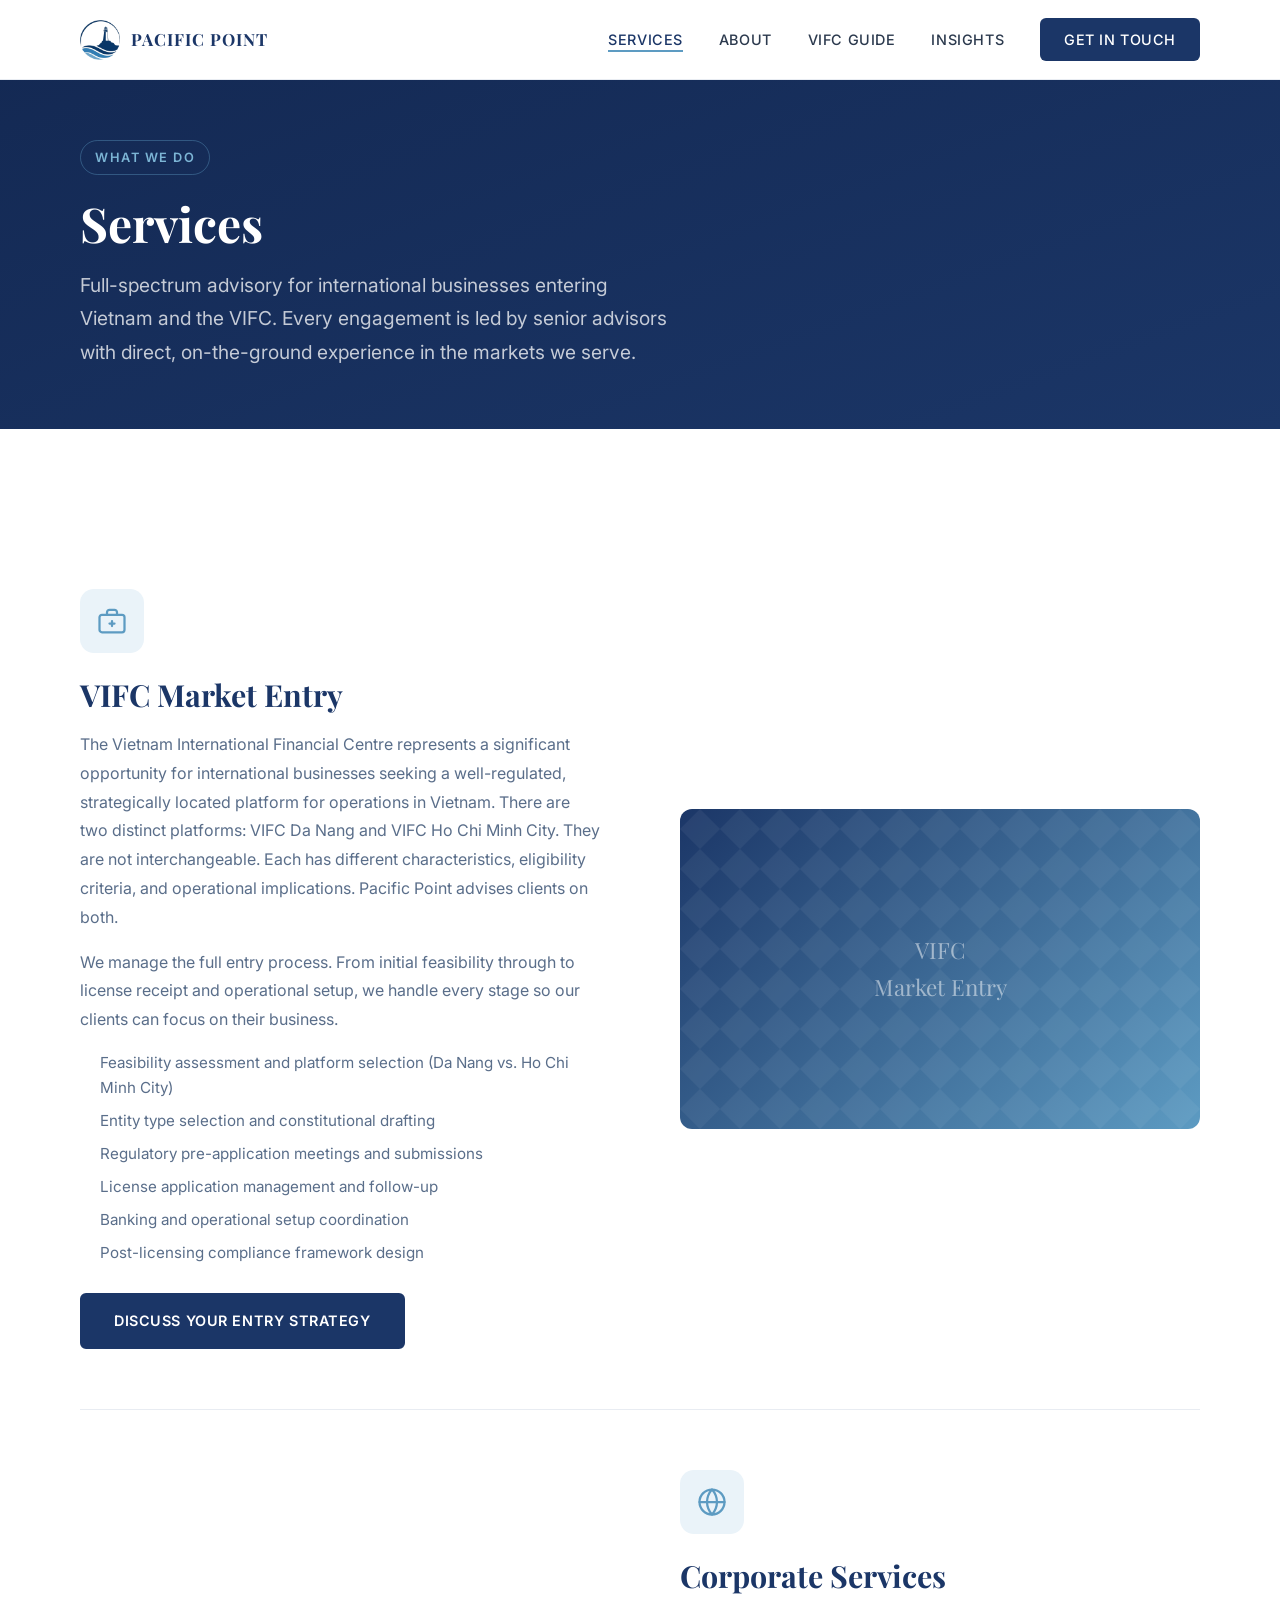
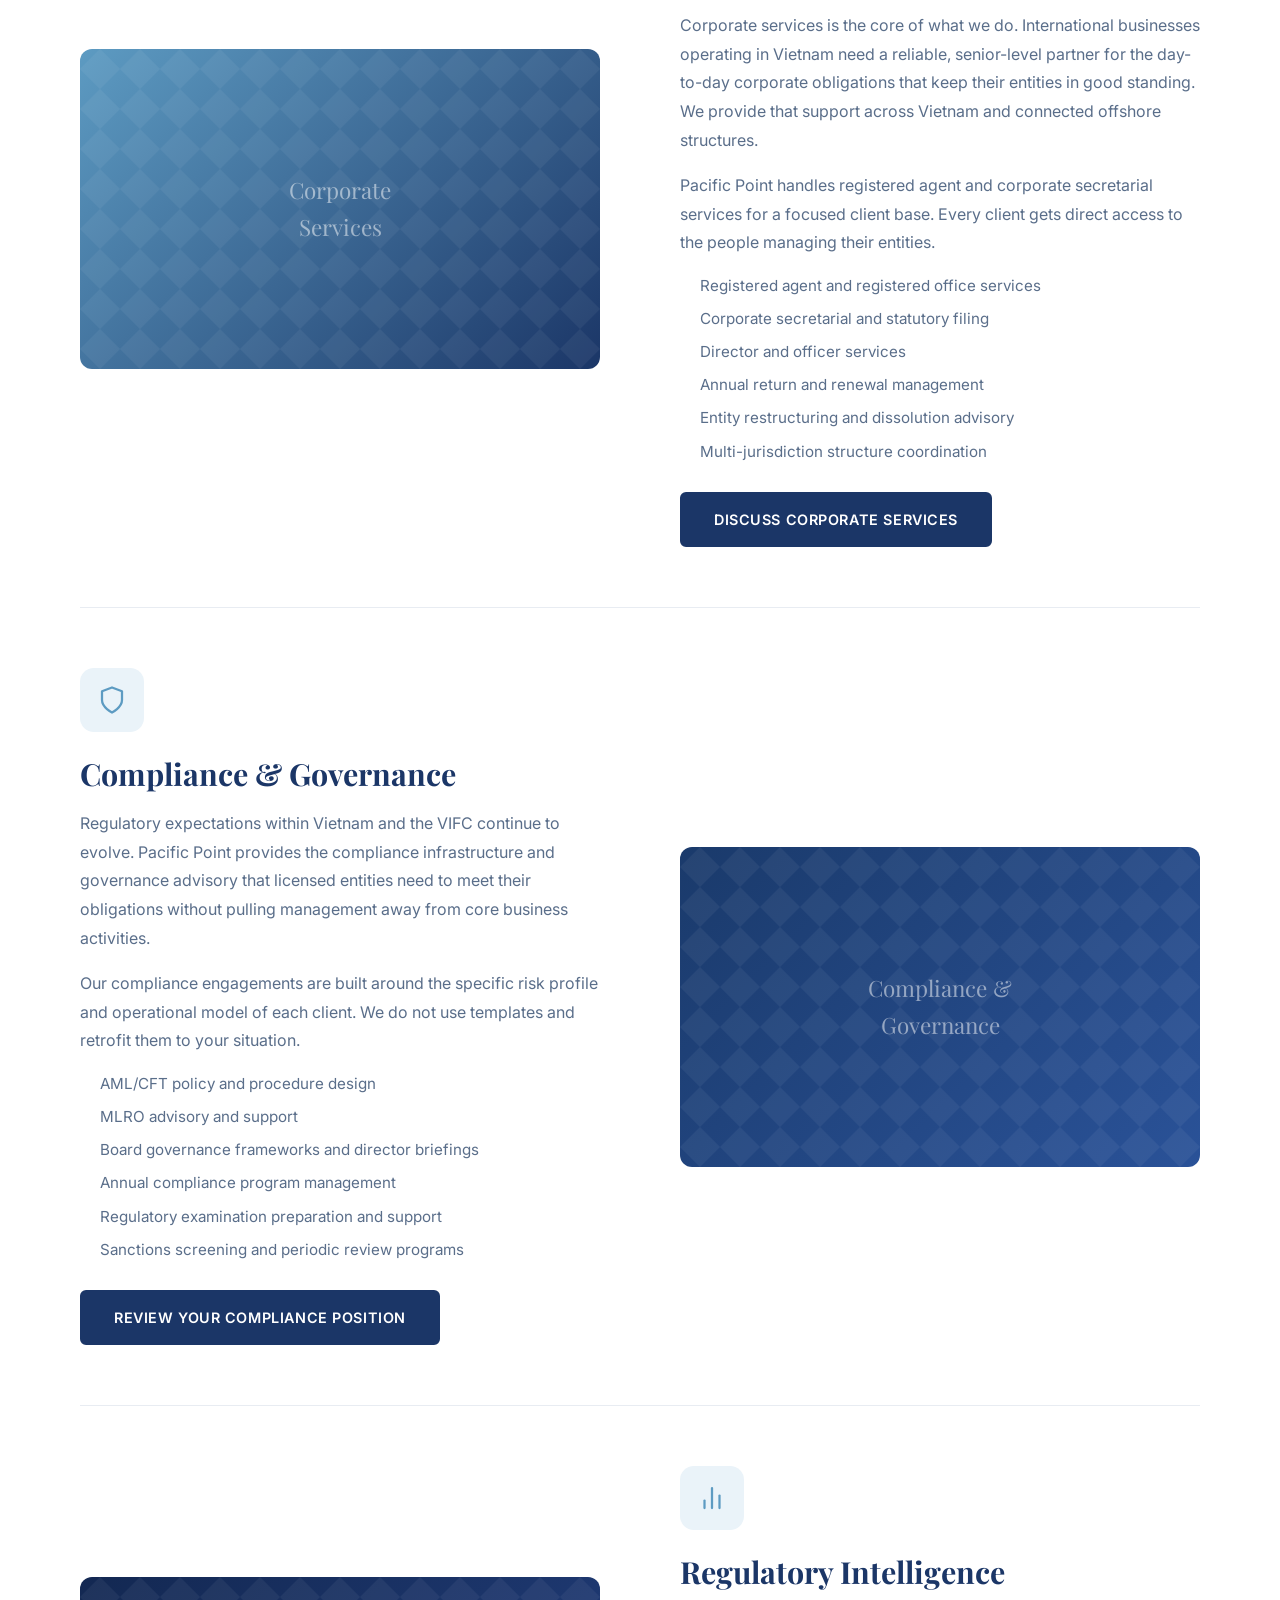
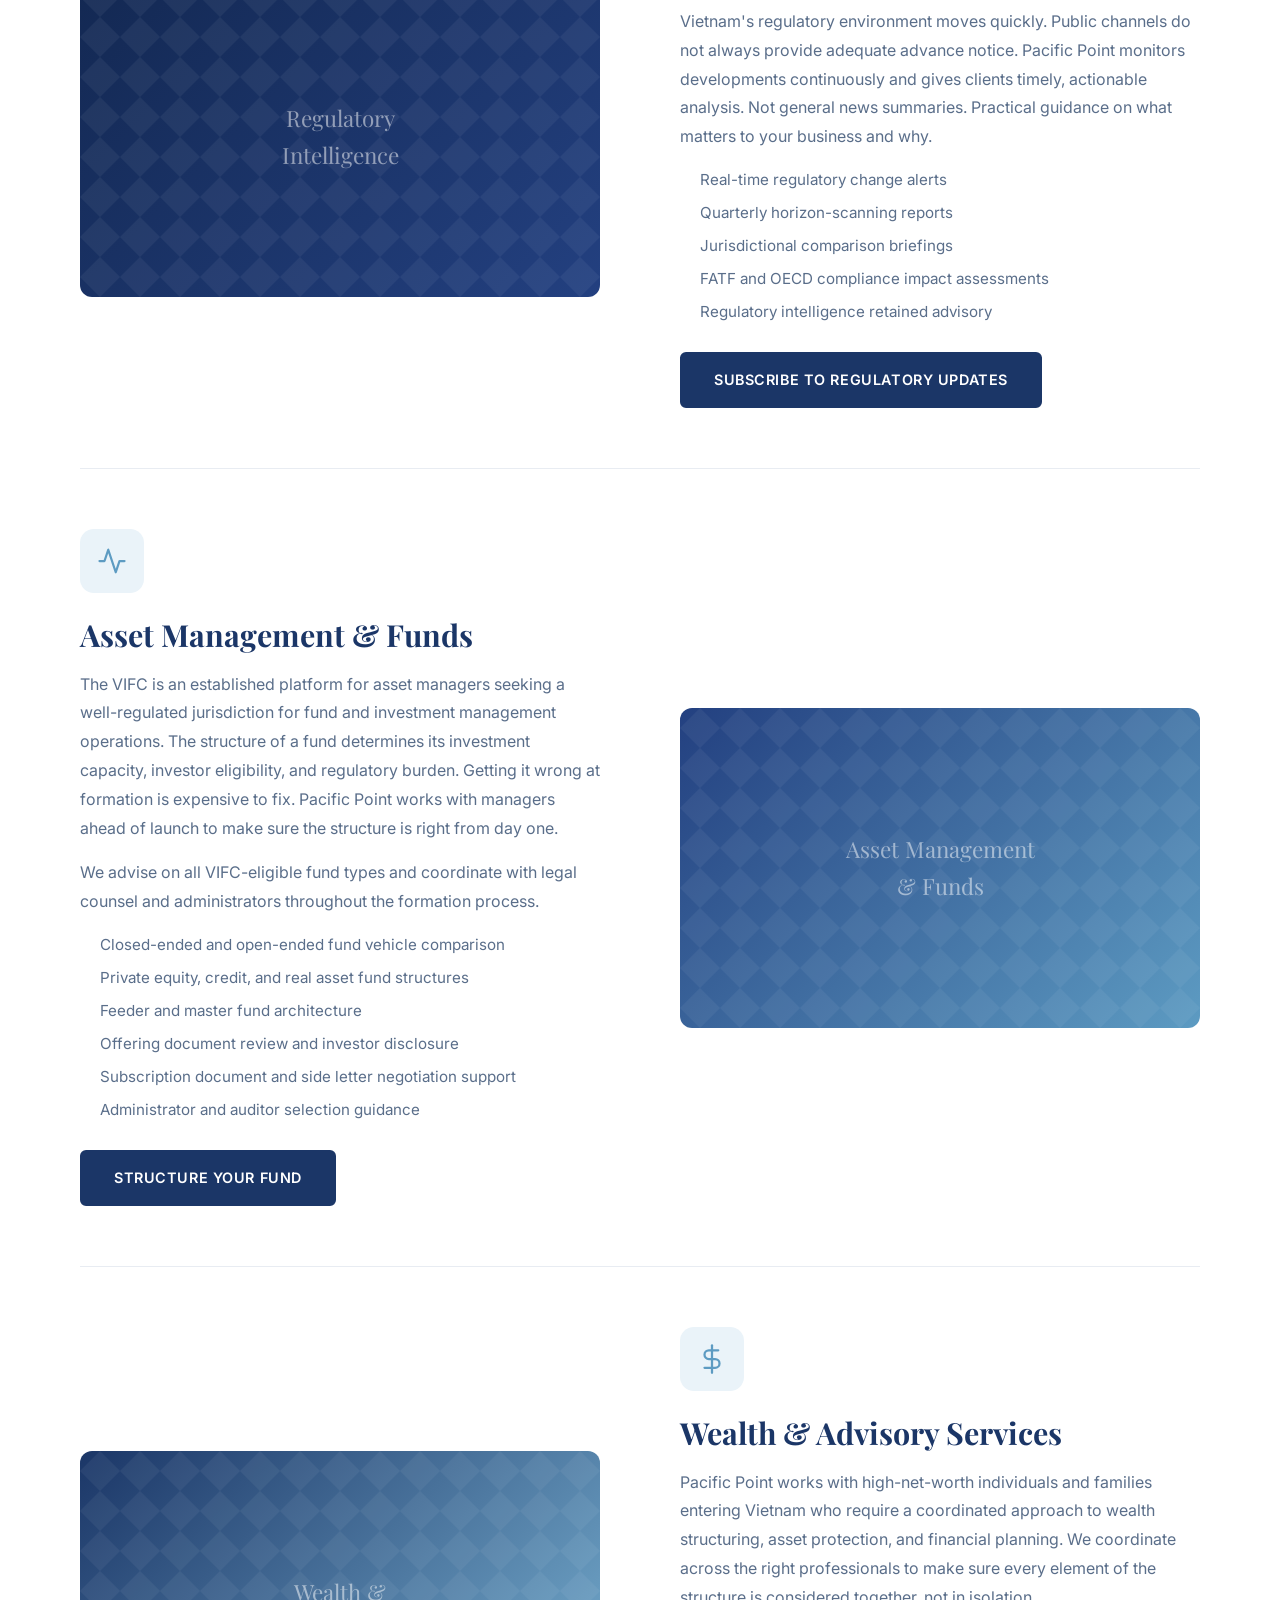
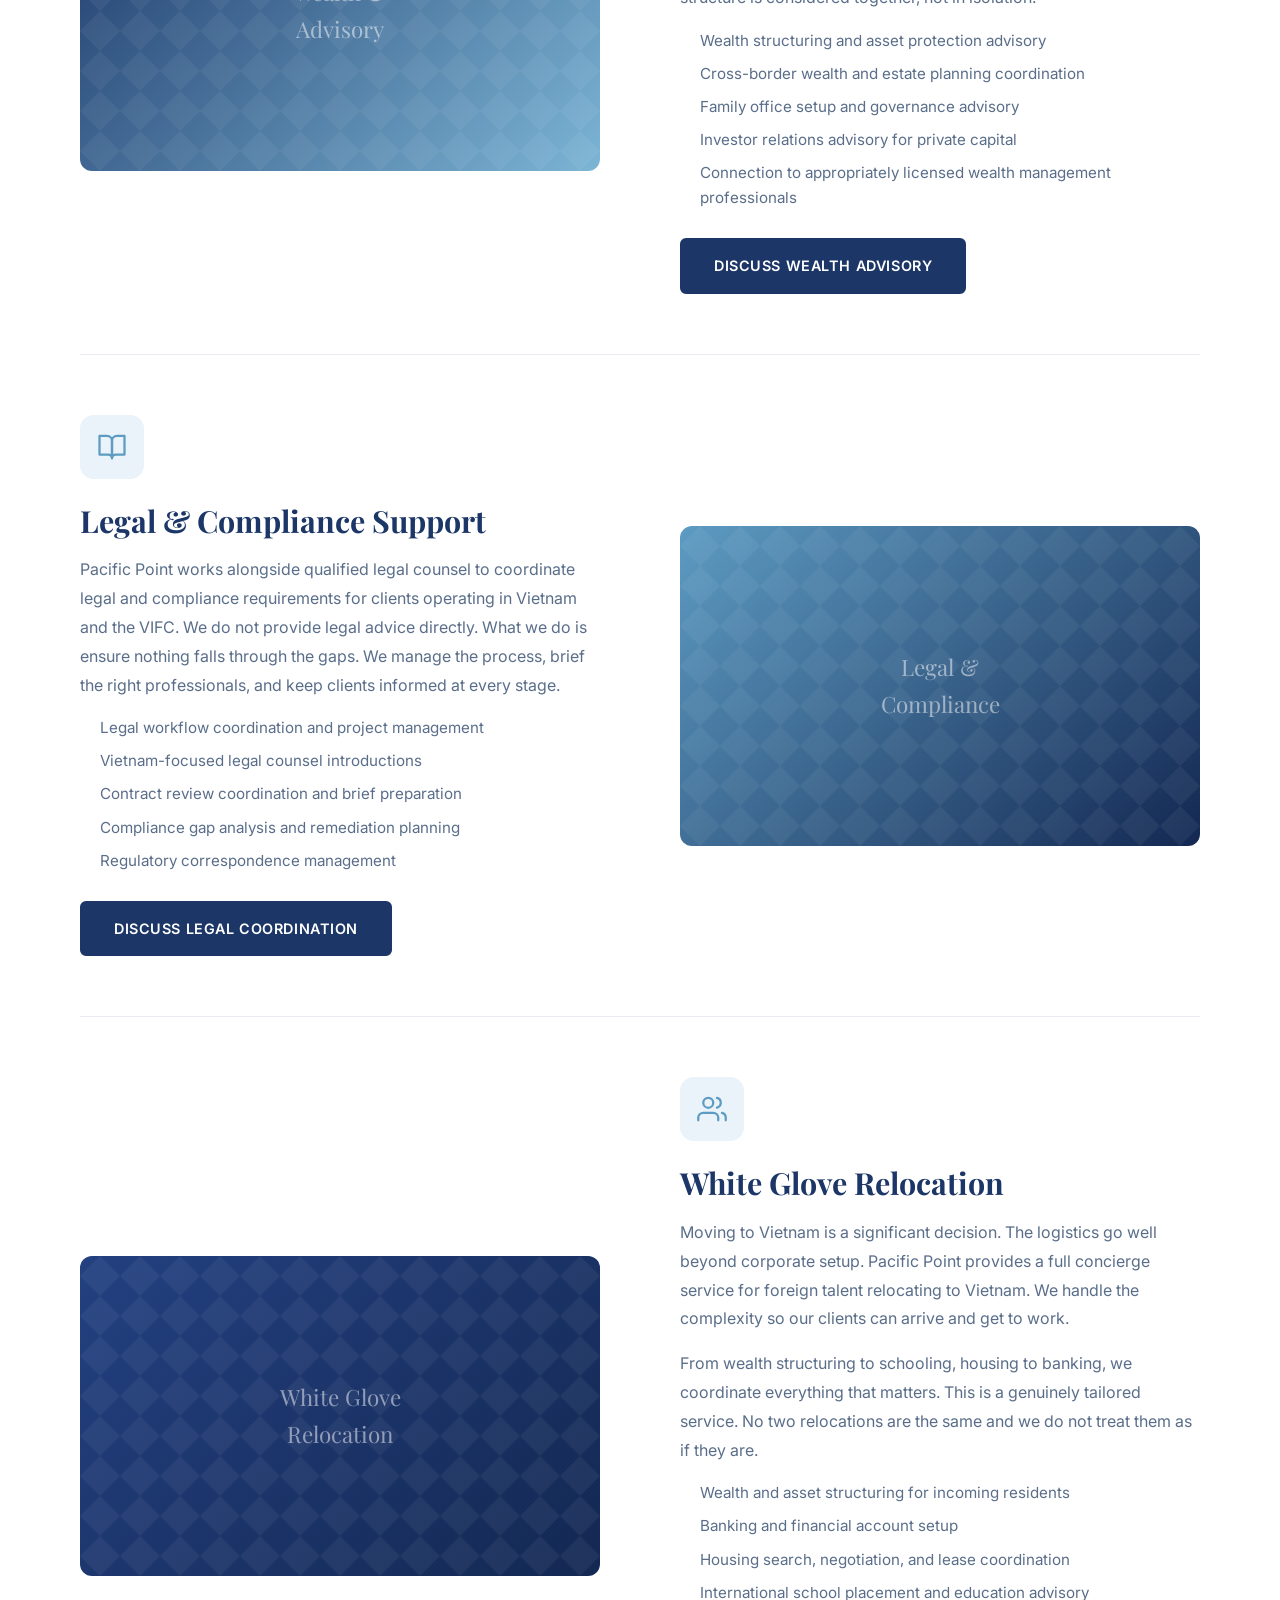
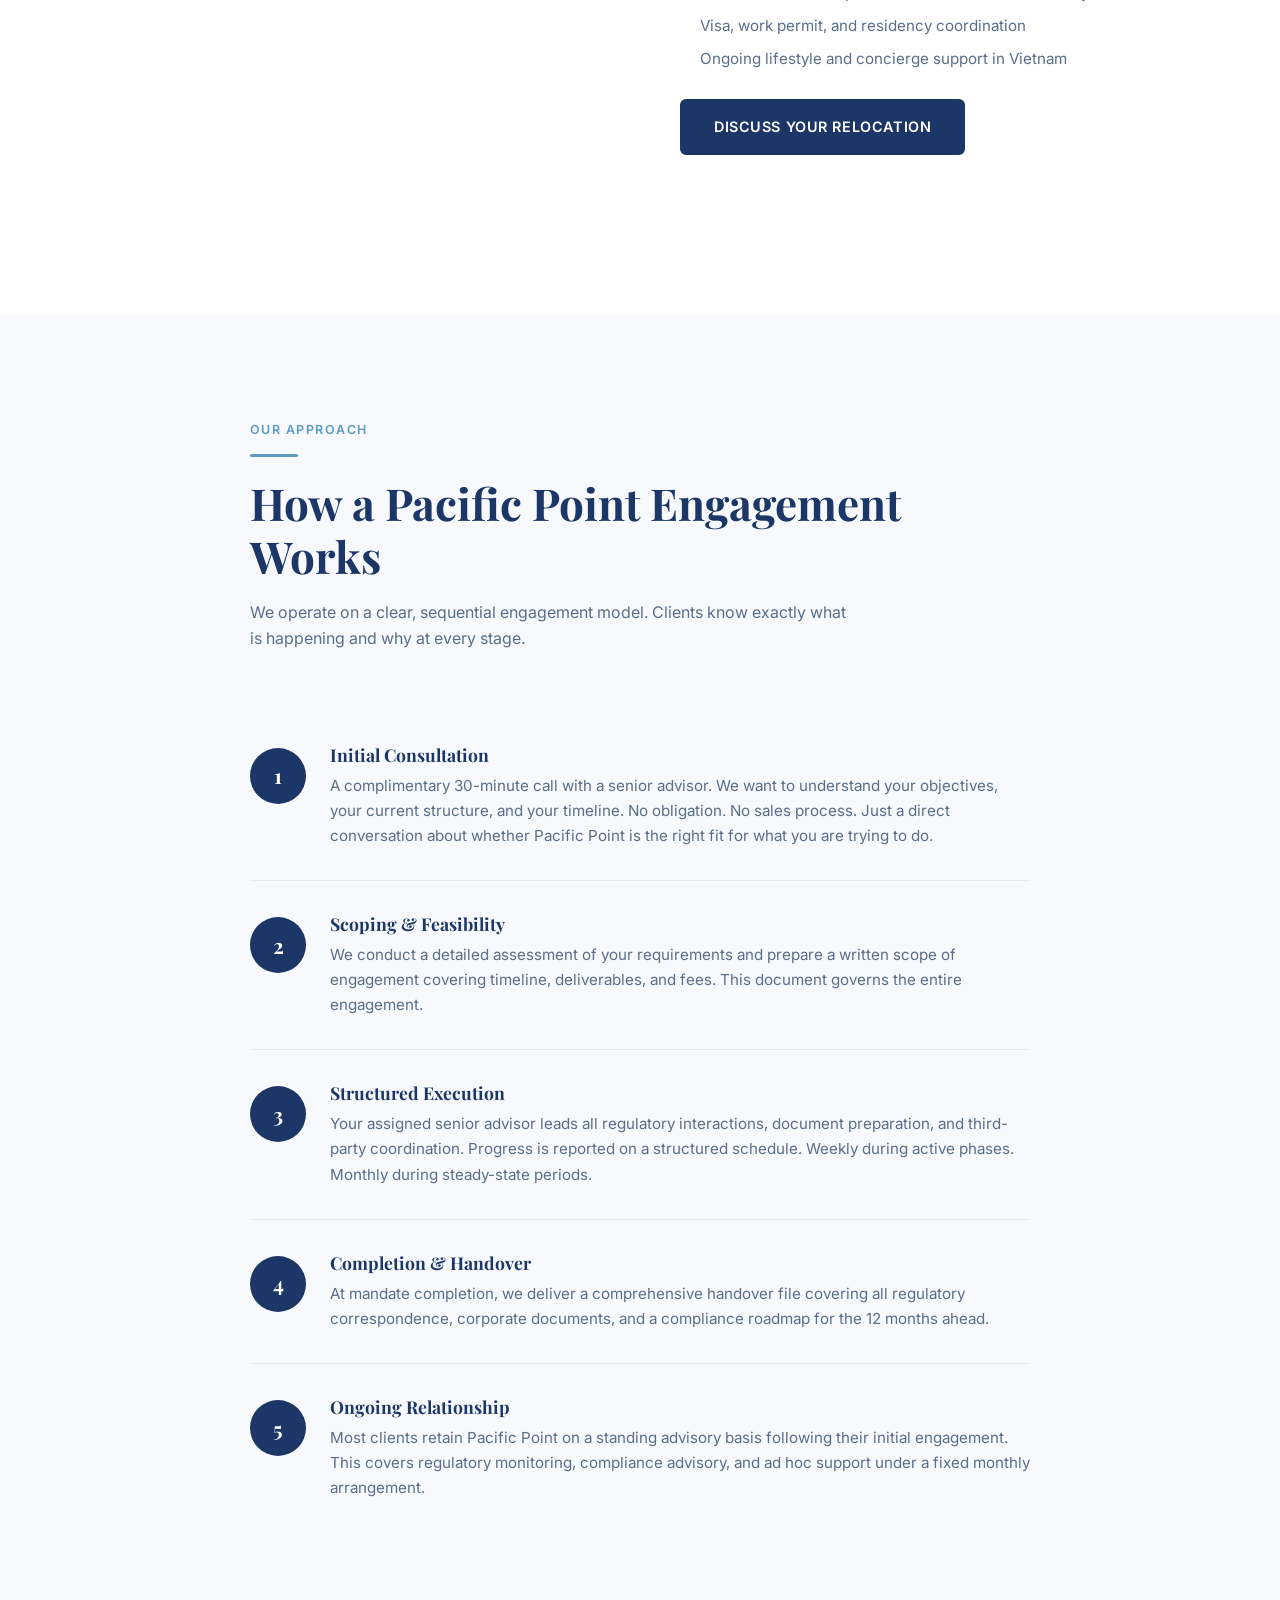
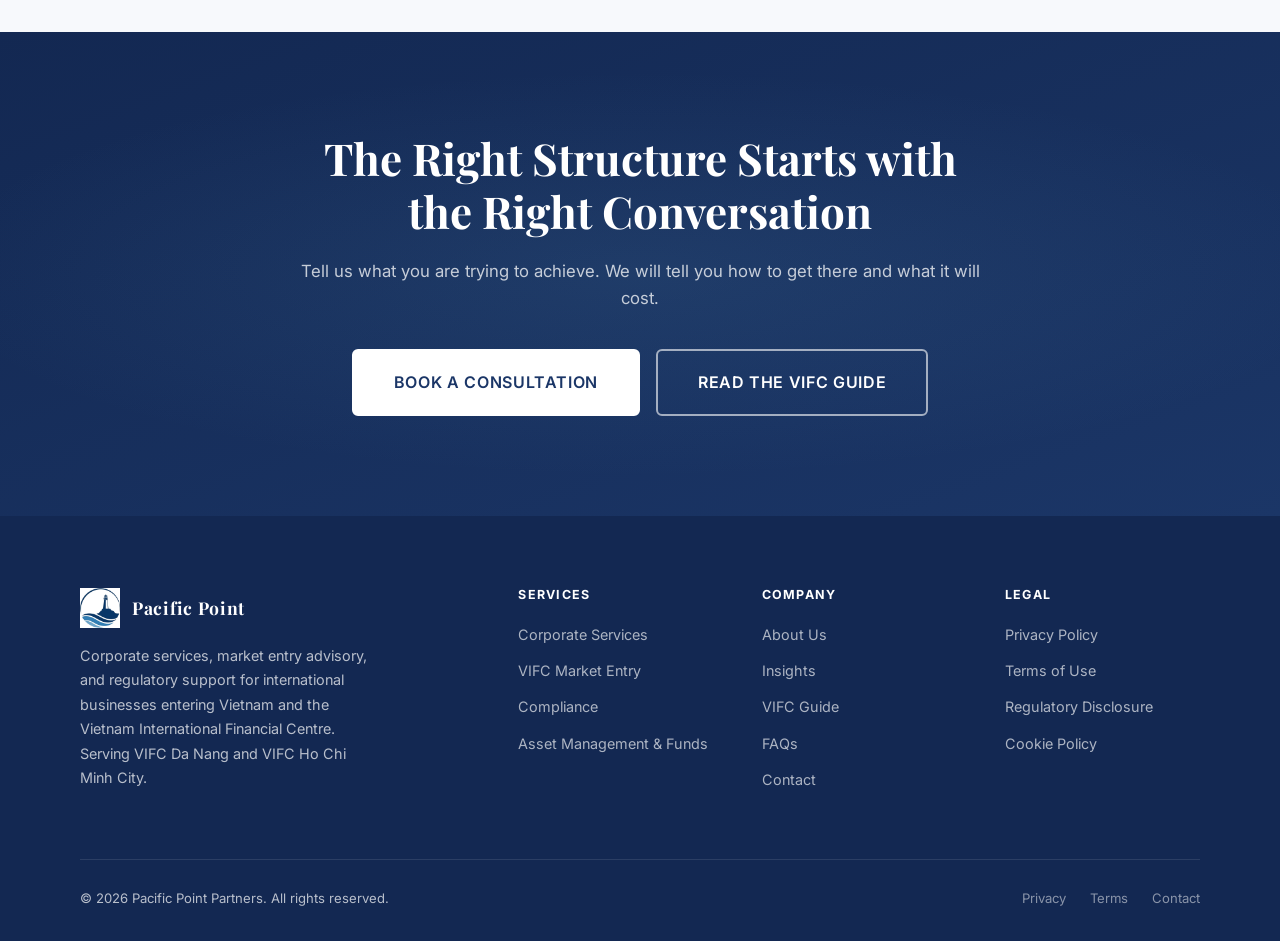
<file: services.html>
<!DOCTYPE html>
<html lang="en">
<head>
  <meta charset="UTF-8">
  <meta name="viewport" content="width=device-width, initial-scale=1.0">
  <title>Services — Pacific Point Partners</title>
  <meta name="description" content="Pacific Point Partners provides VIFC market entry, corporate services, compliance, regulatory intelligence, fund structuring, wealth advisory, and legal support across Vietnam and Asia.">
  <!-- Open Graph / LinkedIn -->
  <meta property="og:type" content="website">
  <meta property="og:site_name" content="Pacific Point Partners">
  <meta property="og:title" content="Services — Pacific Point Partners">
  <meta property="og:description" content="Full-spectrum advisory from VIFC market entry to ongoing corporate services. Senior-led engagements across Vietnam and Asia.">
  <meta property="og:image" content="https://pacificpoint.co/assets/images/og-image.jpg">
  <meta property="og:url" content="https://pacificpoint.co/services.html">
  <!-- Twitter Card -->
  <meta name="twitter:card" content="summary_large_image">
  <meta name="twitter:title" content="Services — Pacific Point Partners">
  <meta name="twitter:description" content="Full-spectrum advisory from VIFC market entry to ongoing corporate services. Senior-led engagements across Vietnam and Asia.">
  <meta name="twitter:image" content="https://pacificpoint.co/assets/images/og-image.jpg">
  <!-- Canonical -->
  <link rel="canonical" href="https://pacificpoint.co/services.html">
  <link rel="icon" type="image/x-icon" href="assets/images/favicon.ico">
  <link rel="preconnect" href="https://fonts.googleapis.com">
  <link rel="preconnect" href="https://fonts.gstatic.com" crossorigin>
  <link href="https://fonts.googleapis.com/css2?family=Playfair+Display:wght@600;700&family=Inter:wght@400;500;600&display=swap" rel="stylesheet">
  <link rel="stylesheet" href="assets/css/style.css">
</head>
<body>

  <!-- ===== NAVIGATION ===== -->
  <nav class="nav" role="navigation" aria-label="Main navigation">
    <div class="container nav-inner">
      <a href="index.html" class="nav-logo" aria-label="Pacific Point home">
        <img src="assets/images/icon.png" alt="" aria-hidden="true" height="40">
        <span class="nav-brand-name">Pacific Point</span>
      </a>
      <ul class="nav-links" role="list">
        <li><a href="services.html">Services</a></li>
        <li><a href="about.html">About</a></li>
        <li><a href="vifc-guide.html">VIFC Guide</a></li>
        <li><a href="insights.html">Insights</a></li>
        <li><a href="contact.html" class="nav-cta">Get in Touch</a></li>
      </ul>
      <button class="nav-mobile-toggle" aria-label="Toggle navigation" aria-expanded="false">
        <span></span><span></span><span></span>
      </button>
    </div>
  </nav>

  <!-- ===== PAGE HERO ===== -->
  <section class="page-hero">
    <div class="container">
      <span class="hero-eyebrow">What We Do</span>
      <h1>Services</h1>
      <p class="lead" style="max-width: 600px; margin-top: 16px;">Full-spectrum advisory for international businesses entering Vietnam and the VIFC. Every engagement is led by senior advisors with direct, on-the-ground experience in the markets we serve.</p>
    </div>
  </section>

  <!-- ===== SERVICES LIST ===== -->
  <section class="section">
    <div class="container">

      <!-- VIFC Market Entry -->
      <div id="vifc" class="service-block">
        <div class="fade-up">
          <div class="service-block-icon">
            <svg viewBox="0 0 24 24" fill="none" stroke-width="1.8" stroke-linecap="round" stroke-linejoin="round"><rect x="2" y="7" width="20" height="14" rx="2"/><path d="M16 7V5a2 2 0 0 0-2-2h-4a2 2 0 0 0-2 2v2"/><line x1="12" y1="12" x2="12" y2="16"/><line x1="10" y1="14" x2="14" y2="14"/></svg>
          </div>
          <h3>VIFC Market Entry</h3>
          <p>The Vietnam International Financial Centre represents a significant opportunity for international businesses seeking a well-regulated, strategically located platform for operations in Vietnam. There are two distinct platforms: VIFC Da Nang and VIFC Ho Chi Minh City. They are not interchangeable. Each has different characteristics, eligibility criteria, and operational implications. Pacific Point advises clients on both.</p>
          <p>We manage the full entry process. From initial feasibility through to license receipt and operational setup, we handle every stage so our clients can focus on their business.</p>
          <ul>
            <li>Feasibility assessment and platform selection (Da Nang vs. Ho Chi Minh City)</li>
            <li>Entity type selection and constitutional drafting</li>
            <li>Regulatory pre-application meetings and submissions</li>
            <li>License application management and follow-up</li>
            <li>Banking and operational setup coordination</li>
            <li>Post-licensing compliance framework design</li>
          </ul>
          <a href="contact.html" class="btn btn-primary">Discuss Your Entry Strategy</a>
        </div>
        <div class="service-visual fade-up">
          <span class="service-visual-label">VIFC<br>Market Entry</span>
        </div>
      </div>

      <!-- Corporate Services -->
      <div id="corporate" class="service-block reverse">
        <div class="fade-up">
          <div class="service-block-icon">
            <svg viewBox="0 0 24 24" fill="none" stroke-width="1.8" stroke-linecap="round" stroke-linejoin="round"><circle cx="12" cy="12" r="10"/><line x1="2" y1="12" x2="22" y2="12"/><path d="M12 2a15.3 15.3 0 0 1 4 10 15.3 15.3 0 0 1-4 10 15.3 15.3 0 0 1-4-10 15.3 15.3 0 0 1 4-10z"/></svg>
          </div>
          <h3>Corporate Services</h3>
          <p>Corporate services is the core of what we do. International businesses operating in Vietnam need a reliable, senior-level partner for the day-to-day corporate obligations that keep their entities in good standing. We provide that support across Vietnam and connected offshore structures.</p>
          <p>Pacific Point handles registered agent and corporate secretarial services for a focused client base. Every client gets direct access to the people managing their entities.</p>
          <ul>
            <li>Registered agent and registered office services</li>
            <li>Corporate secretarial and statutory filing</li>
            <li>Director and officer services</li>
            <li>Annual return and renewal management</li>
            <li>Entity restructuring and dissolution advisory</li>
            <li>Multi-jurisdiction structure coordination</li>
          </ul>
          <a href="contact.html" class="btn btn-primary">Discuss Corporate Services</a>
        </div>
        <div class="service-visual fade-up" style="background: linear-gradient(135deg, var(--blue) 0%, var(--navy) 100%);">
          <span class="service-visual-label">Corporate<br>Services</span>
        </div>
      </div>

      <!-- Compliance & Governance -->
      <div id="compliance" class="service-block">
        <div class="fade-up">
          <div class="service-block-icon">
            <svg viewBox="0 0 24 24" fill="none" stroke-width="1.8" stroke-linecap="round" stroke-linejoin="round"><path d="M12 22s8-4 8-10V5l-8-3-8 3v7c0 6 8 10 8 10z"/></svg>
          </div>
          <h3>Compliance &amp; Governance</h3>
          <p>Regulatory expectations within Vietnam and the VIFC continue to evolve. Pacific Point provides the compliance infrastructure and governance advisory that licensed entities need to meet their obligations without pulling management away from core business activities.</p>
          <p>Our compliance engagements are built around the specific risk profile and operational model of each client. We do not use templates and retrofit them to your situation.</p>
          <ul>
            <li>AML/CFT policy and procedure design</li>
            <li>MLRO advisory and support</li>
            <li>Board governance frameworks and director briefings</li>
            <li>Annual compliance program management</li>
            <li>Regulatory examination preparation and support</li>
            <li>Sanctions screening and periodic review programs</li>
          </ul>
          <a href="contact.html" class="btn btn-primary">Review Your Compliance Position</a>
        </div>
        <div class="service-visual fade-up" style="background: linear-gradient(135deg, #1a3a6b 0%, #2a5298 100%);">
          <span class="service-visual-label">Compliance &amp;<br>Governance</span>
        </div>
      </div>

      <!-- Regulatory Intelligence -->
      <div id="intelligence" class="service-block reverse">
        <div class="fade-up">
          <div class="service-block-icon">
            <svg viewBox="0 0 24 24" fill="none" stroke-width="1.8" stroke-linecap="round" stroke-linejoin="round"><line x1="18" y1="20" x2="18" y2="10"/><line x1="12" y1="20" x2="12" y2="4"/><line x1="6" y1="20" x2="6" y2="14"/></svg>
          </div>
          <h3>Regulatory Intelligence</h3>
          <p>Vietnam's regulatory environment moves quickly. Public channels do not always provide adequate advance notice. Pacific Point monitors developments continuously and gives clients timely, actionable analysis. Not general news summaries. Practical guidance on what matters to your business and why.</p>
          <ul>
            <li>Real-time regulatory change alerts</li>
            <li>Quarterly horizon-scanning reports</li>
            <li>Jurisdictional comparison briefings</li>
            <li>FATF and OECD compliance impact assessments</li>
            <li>Regulatory intelligence retained advisory</li>
          </ul>
          <a href="contact.html" class="btn btn-primary">Subscribe to Regulatory Updates</a>
        </div>
        <div class="service-visual fade-up" style="background: linear-gradient(135deg, var(--navy-dark) 0%, var(--navy-light) 100%);">
          <span class="service-visual-label">Regulatory<br>Intelligence</span>
        </div>
      </div>

      <!-- Asset Management & Funds -->
      <div id="funds" class="service-block">
        <div class="fade-up">
          <div class="service-block-icon">
            <svg viewBox="0 0 24 24" fill="none" stroke-width="1.8" stroke-linecap="round" stroke-linejoin="round"><polyline points="22 12 18 12 15 21 9 3 6 12 2 12"/></svg>
          </div>
          <h3>Asset Management &amp; Funds</h3>
          <p>The VIFC is an established platform for asset managers seeking a well-regulated jurisdiction for fund and investment management operations. The structure of a fund determines its investment capacity, investor eligibility, and regulatory burden. Getting it wrong at formation is expensive to fix. Pacific Point works with managers ahead of launch to make sure the structure is right from day one.</p>
          <p>We advise on all VIFC-eligible fund types and coordinate with legal counsel and administrators throughout the formation process.</p>
          <ul>
            <li>Closed-ended and open-ended fund vehicle comparison</li>
            <li>Private equity, credit, and real asset fund structures</li>
            <li>Feeder and master fund architecture</li>
            <li>Offering document review and investor disclosure</li>
            <li>Subscription document and side letter negotiation support</li>
            <li>Administrator and auditor selection guidance</li>
          </ul>
          <a href="contact.html" class="btn btn-primary">Structure Your Fund</a>
        </div>
        <div class="service-visual fade-up" style="background: linear-gradient(135deg, var(--navy-light) 0%, var(--blue) 100%);">
          <span class="service-visual-label">Asset Management<br>&amp; Funds</span>
        </div>
      </div>

      <!-- Wealth & Advisory Services -->
      <div id="wealth" class="service-block reverse">
        <div class="fade-up">
          <div class="service-block-icon">
            <svg viewBox="0 0 24 24" fill="none" stroke-width="1.8" stroke-linecap="round" stroke-linejoin="round"><line x1="12" y1="1" x2="12" y2="23"/><path d="M17 5H9.5a3.5 3.5 0 0 0 0 7h5a3.5 3.5 0 0 1 0 7H6"/></svg>
          </div>
          <h3>Wealth &amp; Advisory Services</h3>
          <p>Pacific Point works with high-net-worth individuals and families entering Vietnam who require a coordinated approach to wealth structuring, asset protection, and financial planning. We coordinate across the right professionals to make sure every element of the structure is considered together, not in isolation.</p>
          <ul>
            <li>Wealth structuring and asset protection advisory</li>
            <li>Cross-border wealth and estate planning coordination</li>
            <li>Family office setup and governance advisory</li>
            <li>Investor relations advisory for private capital</li>
            <li>Connection to appropriately licensed wealth management professionals</li>
          </ul>
          <a href="contact.html" class="btn btn-primary">Discuss Wealth Advisory</a>
        </div>
        <div class="service-visual fade-up" style="background: linear-gradient(135deg, var(--navy) 0%, var(--blue-light) 100%);">
          <span class="service-visual-label">Wealth &amp;<br>Advisory</span>
        </div>
      </div>

      <!-- Legal & Compliance -->
      <div id="legal" class="service-block">
        <div class="fade-up">
          <div class="service-block-icon">
            <svg viewBox="0 0 24 24" fill="none" stroke-width="1.8" stroke-linecap="round" stroke-linejoin="round"><path d="M2 3h6a4 4 0 0 1 4 4v14a3 3 0 0 0-3-3H2z"/><path d="M22 3h-6a4 4 0 0 0-4 4v14a3 3 0 0 1 3-3h7z"/></svg>
          </div>
          <h3>Legal &amp; Compliance Support</h3>
          <p>Pacific Point works alongside qualified legal counsel to coordinate legal and compliance requirements for clients operating in Vietnam and the VIFC. We do not provide legal advice directly. What we do is ensure nothing falls through the gaps. We manage the process, brief the right professionals, and keep clients informed at every stage.</p>
          <ul>
            <li>Legal workflow coordination and project management</li>
            <li>Vietnam-focused legal counsel introductions</li>
            <li>Contract review coordination and brief preparation</li>
            <li>Compliance gap analysis and remediation planning</li>
            <li>Regulatory correspondence management</li>
          </ul>
          <a href="contact.html" class="btn btn-primary">Discuss Legal Coordination</a>
        </div>
        <div class="service-visual fade-up" style="background: linear-gradient(135deg, var(--blue) 0%, var(--navy-dark) 100%);">
          <span class="service-visual-label">Legal &amp;<br>Compliance</span>
        </div>
      </div>

      <!-- White Glove Relocation -->
      <div id="relocation" class="service-block reverse">
        <div class="fade-up">
          <div class="service-block-icon">
            <svg viewBox="0 0 24 24" fill="none" stroke-width="1.8" stroke-linecap="round" stroke-linejoin="round"><path d="M17 21v-2a4 4 0 0 0-4-4H5a4 4 0 0 0-4 4v2"/><circle cx="9" cy="7" r="4"/><path d="M23 21v-2a4 4 0 0 0-3-3.87"/><path d="M16 3.13a4 4 0 0 1 0 7.75"/></svg>
          </div>
          <h3>White Glove Relocation</h3>
          <p>Moving to Vietnam is a significant decision. The logistics go well beyond corporate setup. Pacific Point provides a full concierge service for foreign talent relocating to Vietnam. We handle the complexity so our clients can arrive and get to work.</p>
          <p>From wealth structuring to schooling, housing to banking, we coordinate everything that matters. This is a genuinely tailored service. No two relocations are the same and we do not treat them as if they are.</p>
          <ul>
            <li>Wealth and asset structuring for incoming residents</li>
            <li>Banking and financial account setup</li>
            <li>Housing search, negotiation, and lease coordination</li>
            <li>International school placement and education advisory</li>
            <li>Visa, work permit, and residency coordination</li>
            <li>Ongoing lifestyle and concierge support in Vietnam</li>
          </ul>
          <a href="contact.html" class="btn btn-primary">Discuss Your Relocation</a>
        </div>
        <div class="service-visual fade-up" style="background: linear-gradient(135deg, var(--navy-light) 0%, var(--navy-dark) 100%);">
          <span class="service-visual-label">White Glove<br>Relocation</span>
        </div>
      </div>

    </div>
  </section>

  <!-- ===== HOW WE WORK ===== -->
  <section class="section section-light">
    <div class="container" style="max-width: 860px; margin: 0 auto;">
      <div class="section-header fade-up">
        <span class="section-eyebrow">Our Approach</span>
        <div class="section-rule"></div>
        <h2>How a Pacific Point Engagement Works</h2>
        <p>We operate on a clear, sequential engagement model. Clients know exactly what is happening and why at every stage.</p>
      </div>

      <div class="process-steps fade-up">
        <div class="process-step">
          <div class="step-number">1</div>
          <div class="step-content">
            <h4>Initial Consultation</h4>
            <p>A complimentary 30-minute call with a senior advisor. We want to understand your objectives, your current structure, and your timeline. No obligation. No sales process. Just a direct conversation about whether Pacific Point is the right fit for what you are trying to do.</p>
          </div>
        </div>
        <div class="process-step">
          <div class="step-number">2</div>
          <div class="step-content">
            <h4>Scoping &amp; Feasibility</h4>
            <p>We conduct a detailed assessment of your requirements and prepare a written scope of engagement covering timeline, deliverables, and fees. This document governs the entire engagement.</p>
          </div>
        </div>
        <div class="process-step">
          <div class="step-number">3</div>
          <div class="step-content">
            <h4>Structured Execution</h4>
            <p>Your assigned senior advisor leads all regulatory interactions, document preparation, and third-party coordination. Progress is reported on a structured schedule. Weekly during active phases. Monthly during steady-state periods.</p>
          </div>
        </div>
        <div class="process-step">
          <div class="step-number">4</div>
          <div class="step-content">
            <h4>Completion &amp; Handover</h4>
            <p>At mandate completion, we deliver a comprehensive handover file covering all regulatory correspondence, corporate documents, and a compliance roadmap for the 12 months ahead.</p>
          </div>
        </div>
        <div class="process-step">
          <div class="step-number">5</div>
          <div class="step-content">
            <h4>Ongoing Relationship</h4>
            <p>Most clients retain Pacific Point on a standing advisory basis following their initial engagement. This covers regulatory monitoring, compliance advisory, and ad hoc support under a fixed monthly arrangement.</p>
          </div>
        </div>
      </div>
    </div>
  </section>

  <!-- ===== CTA ===== -->
  <section class="cta-section">
    <div class="cta-section-inner fade-up">
      <h2>The Right Structure Starts with the Right Conversation</h2>
      <p>Tell us what you are trying to achieve. We will tell you how to get there and what it will cost.</p>
      <div class="btn-actions">
        <a href="contact.html" class="btn btn-white btn-lg">Book a Consultation</a>
        <a href="vifc-guide.html" class="btn btn-outline-white btn-lg">Read the VIFC Guide</a>
      </div>
    </div>
  </section>

  <!-- ===== FOOTER ===== -->
  <footer class="footer">
    <div class="container">
      <div class="footer-grid">
        <div class="footer-brand">
          <div class="footer-logo">
            <img src="assets/images/icon-white.png" alt="Pacific Point Partners" height="40">
            <span class="footer-logo-text">Pacific Point</span>
          </div>
          <p>Corporate services, market entry advisory, and regulatory support for international businesses entering Vietnam and the Vietnam International Financial Centre. Serving VIFC Da Nang and VIFC Ho Chi Minh City.</p>
        </div>
        <div class="footer-col">
          <h5>Services</h5>
          <ul>
            <li><a href="services.html#corporate">Corporate Services</a></li>
            <li><a href="services.html#vifc">VIFC Market Entry</a></li>
            <li><a href="services.html#compliance">Compliance</a></li>
            <li><a href="services.html#funds">Asset Management &amp; Funds</a></li>
          </ul>
        </div>
        <div class="footer-col">
          <h5>Company</h5>
          <ul>
            <li><a href="about.html">About Us</a></li>
            <li><a href="insights.html">Insights</a></li>
            <li><a href="vifc-guide.html">VIFC Guide</a></li>
            <li><a href="faq.html">FAQs</a></li>
            <li><a href="contact.html">Contact</a></li>
          </ul>
        </div>
        <div class="footer-col">
          <h5>Legal</h5>
          <ul>
            <li><a href="privacy.html">Privacy Policy</a></li>
            <li><a href="terms.html">Terms of Use</a></li>
            <li><a href="regulatory-disclosure.html">Regulatory Disclosure</a></li>
            <li><a href="cookie-policy.html">Cookie Policy</a></li>
          </ul>
        </div>
      </div>
      <div class="footer-bottom">
        <p>© 2026 Pacific Point Partners. All rights reserved.</p>
        <div class="footer-bottom-links">
          <a href="privacy.html">Privacy</a>
          <a href="terms.html">Terms</a>
          <a href="contact.html">Contact</a>
        </div>
      </div>
    </div>
  </footer>

  <script src="assets/js/main.js"></script>
</body>
</html>
</file>
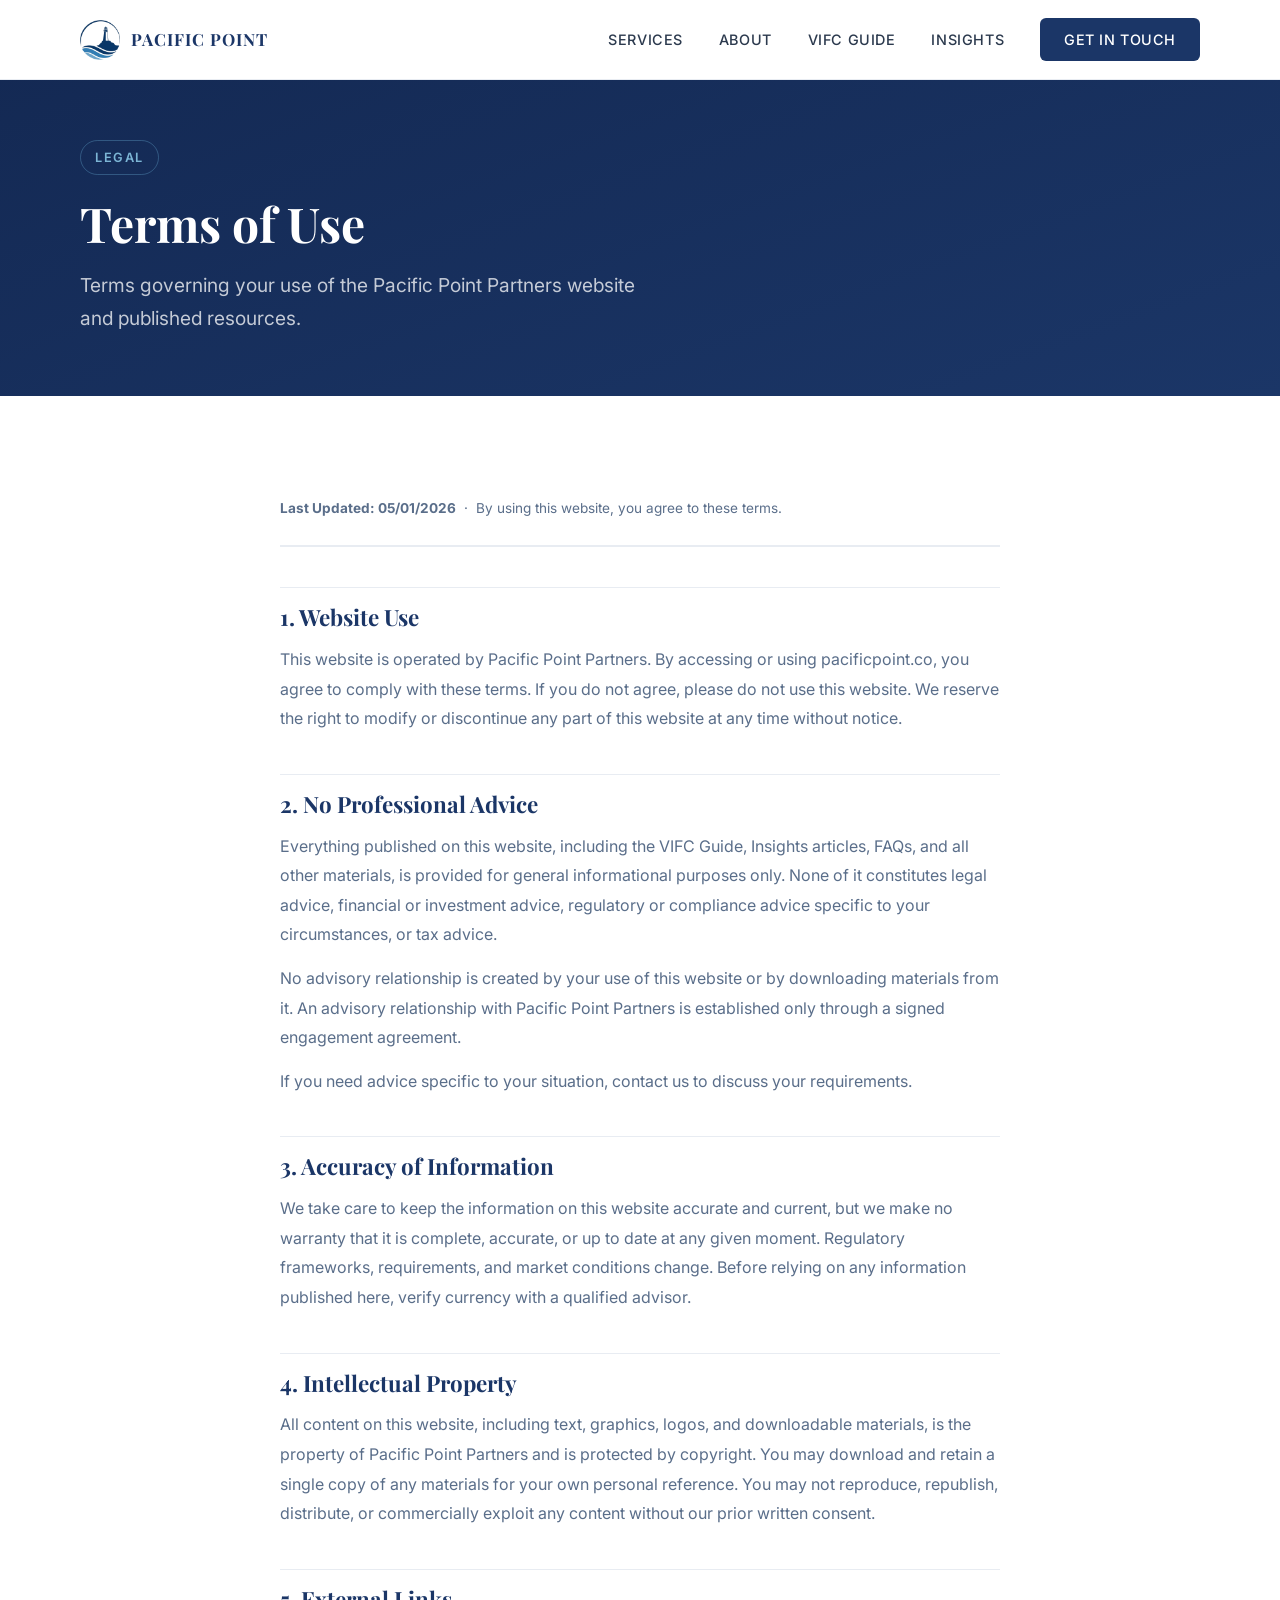
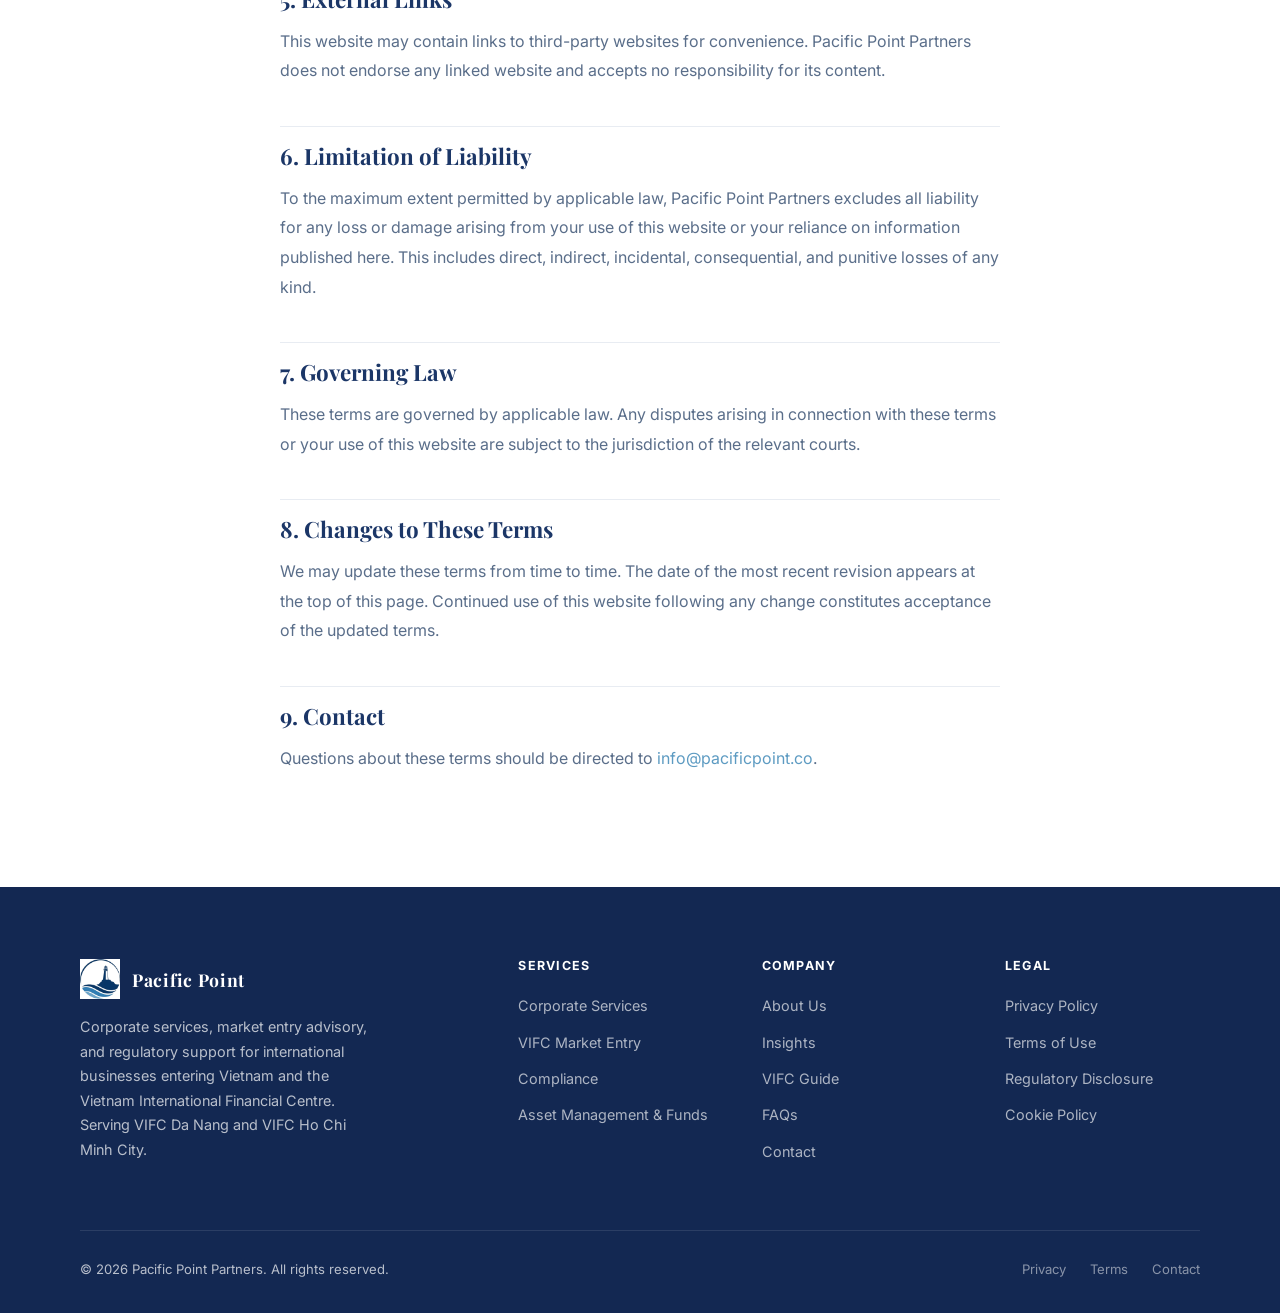
<file: terms.html>
<!DOCTYPE html>
<html lang="en">
<head>
  <meta charset="UTF-8">
  <meta name="viewport" content="width=device-width, initial-scale=1.0">
  <title>Terms of Use — Pacific Point Partners</title>
  <meta name="description" content="Terms of use for the Pacific Point Partners website and published resources.">
  <link rel="icon" type="image/x-icon" href="assets/images/favicon.ico">
  <link rel="preconnect" href="https://fonts.googleapis.com">
  <link rel="preconnect" href="https://fonts.gstatic.com" crossorigin>
  <link href="https://fonts.googleapis.com/css2?family=Playfair+Display:wght@600;700&family=Inter:wght@400;500;600&display=swap" rel="stylesheet">
  <link rel="stylesheet" href="assets/css/style.css">
  <style>
    .legal-body h2 { font-size: 1.4rem; margin: 40px 0 14px; padding-top: 16px; border-top: 1px solid var(--gray-200); }
    .legal-body p  { color: var(--text-muted); line-height: 1.85; margin-bottom: 14px; }
    .legal-body ul { padding-left: 22px; margin-bottom: 16px; }
    .legal-body ul li { color: var(--text-muted); line-height: 1.75; margin-bottom: 6px; }
    .legal-body ul li::marker { color: var(--blue); }
    .legal-effective { font-size: 0.85rem; color: var(--text-muted); margin-bottom: 40px; padding-bottom: 24px; border-bottom: 2px solid var(--gray-200); }
  </style>
</head>
<body>
  <nav class="nav" role="navigation" aria-label="Main navigation">
    <div class="container nav-inner">
      <a href="index.html" class="nav-logo" aria-label="Pacific Point home">
        <img src="assets/images/icon.png" alt="" aria-hidden="true" height="40">
        <span class="nav-brand-name">Pacific Point</span>
      </a>
      <ul class="nav-links" role="list">
        <li><a href="services.html">Services</a></li>
        <li><a href="about.html">About</a></li>
        <li><a href="vifc-guide.html">VIFC Guide</a></li>
        <li><a href="insights.html">Insights</a></li>
        <li><a href="contact.html" class="nav-cta">Get in Touch</a></li>
      </ul>
      <button class="nav-mobile-toggle" aria-label="Toggle navigation" aria-expanded="false">
        <span></span><span></span><span></span>
      </button>
    </div>
  </nav>

  <section class="page-hero">
    <div class="container">
      <span class="hero-eyebrow">Legal</span>
      <h1>Terms of Use</h1>
      <p class="lead" style="max-width: 560px; margin-top: 16px;">Terms governing your use of the Pacific Point Partners website and published resources.</p>
    </div>
  </section>

  <section class="section">
    <div class="container" style="max-width: 800px; margin: 0 auto;">
      <div class="legal-body">
        <p class="legal-effective"><strong>Last Updated: 05/01/2026</strong> &nbsp;&middot;&nbsp; By using this website, you agree to these terms.</p>

        <h2>1. Website Use</h2>
        <p>This website is operated by Pacific Point Partners. By accessing or using pacificpoint.co, you agree to comply with these terms. If you do not agree, please do not use this website. We reserve the right to modify or discontinue any part of this website at any time without notice.</p>

        <h2>2. No Professional Advice</h2>
        <p>Everything published on this website, including the VIFC Guide, Insights articles, FAQs, and all other materials, is provided for general informational purposes only. None of it constitutes legal advice, financial or investment advice, regulatory or compliance advice specific to your circumstances, or tax advice.</p>
        <p>No advisory relationship is created by your use of this website or by downloading materials from it. An advisory relationship with Pacific Point Partners is established only through a signed engagement agreement.</p>
        <p>If you need advice specific to your situation, contact us to discuss your requirements.</p>

        <h2>3. Accuracy of Information</h2>
        <p>We take care to keep the information on this website accurate and current, but we make no warranty that it is complete, accurate, or up to date at any given moment. Regulatory frameworks, requirements, and market conditions change. Before relying on any information published here, verify currency with a qualified advisor.</p>

        <h2>4. Intellectual Property</h2>
        <p>All content on this website, including text, graphics, logos, and downloadable materials, is the property of Pacific Point Partners and is protected by copyright. You may download and retain a single copy of any materials for your own personal reference. You may not reproduce, republish, distribute, or commercially exploit any content without our prior written consent.</p>

        <h2>5. External Links</h2>
        <p>This website may contain links to third-party websites for convenience. Pacific Point Partners does not endorse any linked website and accepts no responsibility for its content.</p>

        <h2>6. Limitation of Liability</h2>
        <p>To the maximum extent permitted by applicable law, Pacific Point Partners excludes all liability for any loss or damage arising from your use of this website or your reliance on information published here. This includes direct, indirect, incidental, consequential, and punitive losses of any kind.</p>

        <h2>7. Governing Law</h2>
        <p>These terms are governed by applicable law. Any disputes arising in connection with these terms or your use of this website are subject to the jurisdiction of the relevant courts.</p>

        <h2>8. Changes to These Terms</h2>
        <p>We may update these terms from time to time. The date of the most recent revision appears at the top of this page. Continued use of this website following any change constitutes acceptance of the updated terms.</p>

        <h2>9. Contact</h2>
        <p>Questions about these terms should be directed to <a href="mailto:info@pacificpoint.co" style="color: var(--blue);">info@pacificpoint.co</a>.</p>
      </div>
    </div>
  </section>

  <footer class="footer">
    <div class="container">
      <div class="footer-grid">
        <div class="footer-brand">
          <div class="footer-logo">
            <img src="assets/images/icon-white.png" alt="Pacific Point Partners" height="40">
            <span class="footer-logo-text">Pacific Point</span>
          </div>
          <p>Corporate services, market entry advisory, and regulatory support for international businesses entering Vietnam and the Vietnam International Financial Centre. Serving VIFC Da Nang and VIFC Ho Chi Minh City.</p>
        </div>
        <div class="footer-col"><h5>Services</h5><ul><li><a href="services.html#corporate">Corporate Services</a></li><li><a href="services.html#vifc">VIFC Market Entry</a></li><li><a href="services.html#compliance">Compliance</a></li><li><a href="services.html#funds">Asset Management &amp; Funds</a></li></ul></div>
        <div class="footer-col"><h5>Company</h5><ul><li><a href="about.html">About Us</a></li><li><a href="insights.html">Insights</a></li><li><a href="vifc-guide.html">VIFC Guide</a></li><li><a href="faq.html">FAQs</a></li><li><a href="contact.html">Contact</a></li></ul></div>
        <div class="footer-col"><h5>Legal</h5><ul><li><a href="privacy.html">Privacy Policy</a></li><li><a href="terms.html">Terms of Use</a></li><li><a href="regulatory-disclosure.html">Regulatory Disclosure</a></li><li><a href="cookie-policy.html">Cookie Policy</a></li></ul></div>
      </div>
      <div class="footer-bottom">
        <p>© 2026 Pacific Point Partners. All rights reserved.</p>
        <div class="footer-bottom-links"><a href="privacy.html">Privacy</a><a href="terms.html">Terms</a><a href="contact.html">Contact</a></div>
      </div>
    </div>
  </footer>
  <script src="assets/js/main.js"></script>
</body>
</html>
</file>
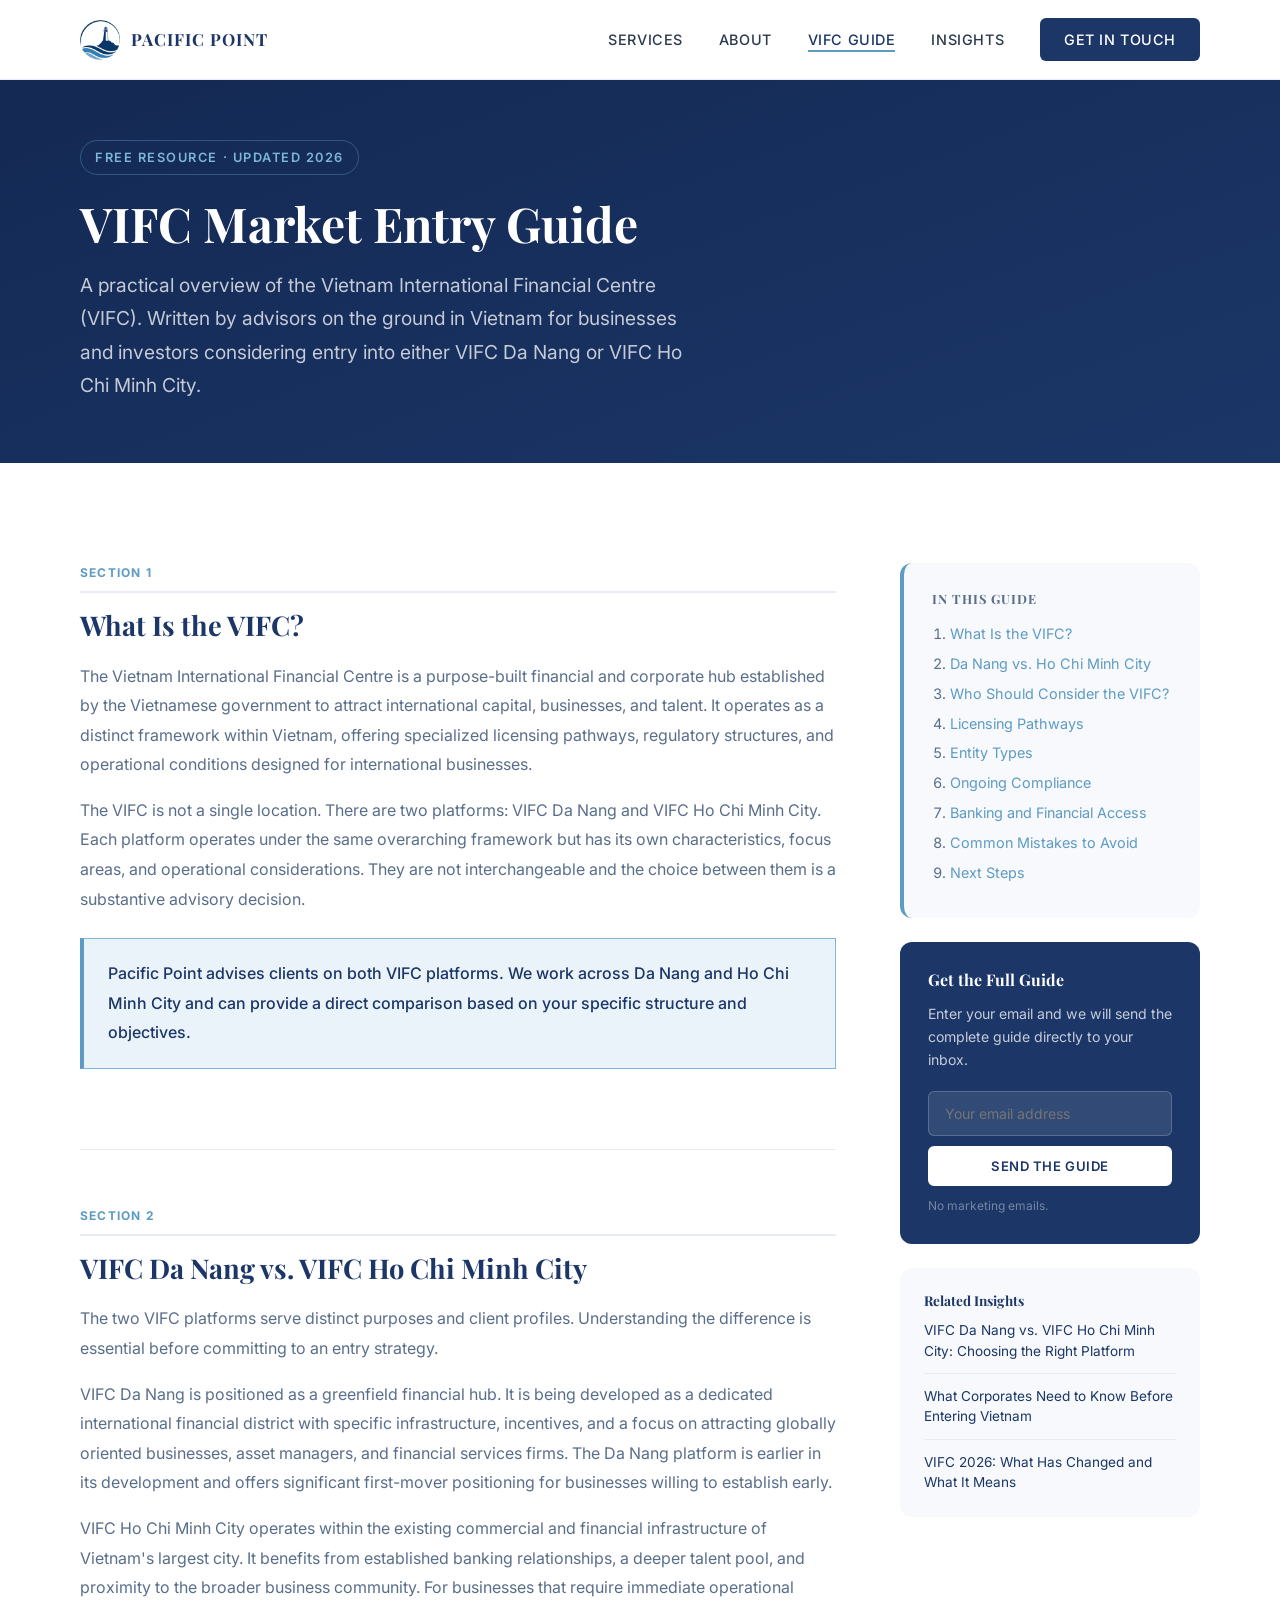
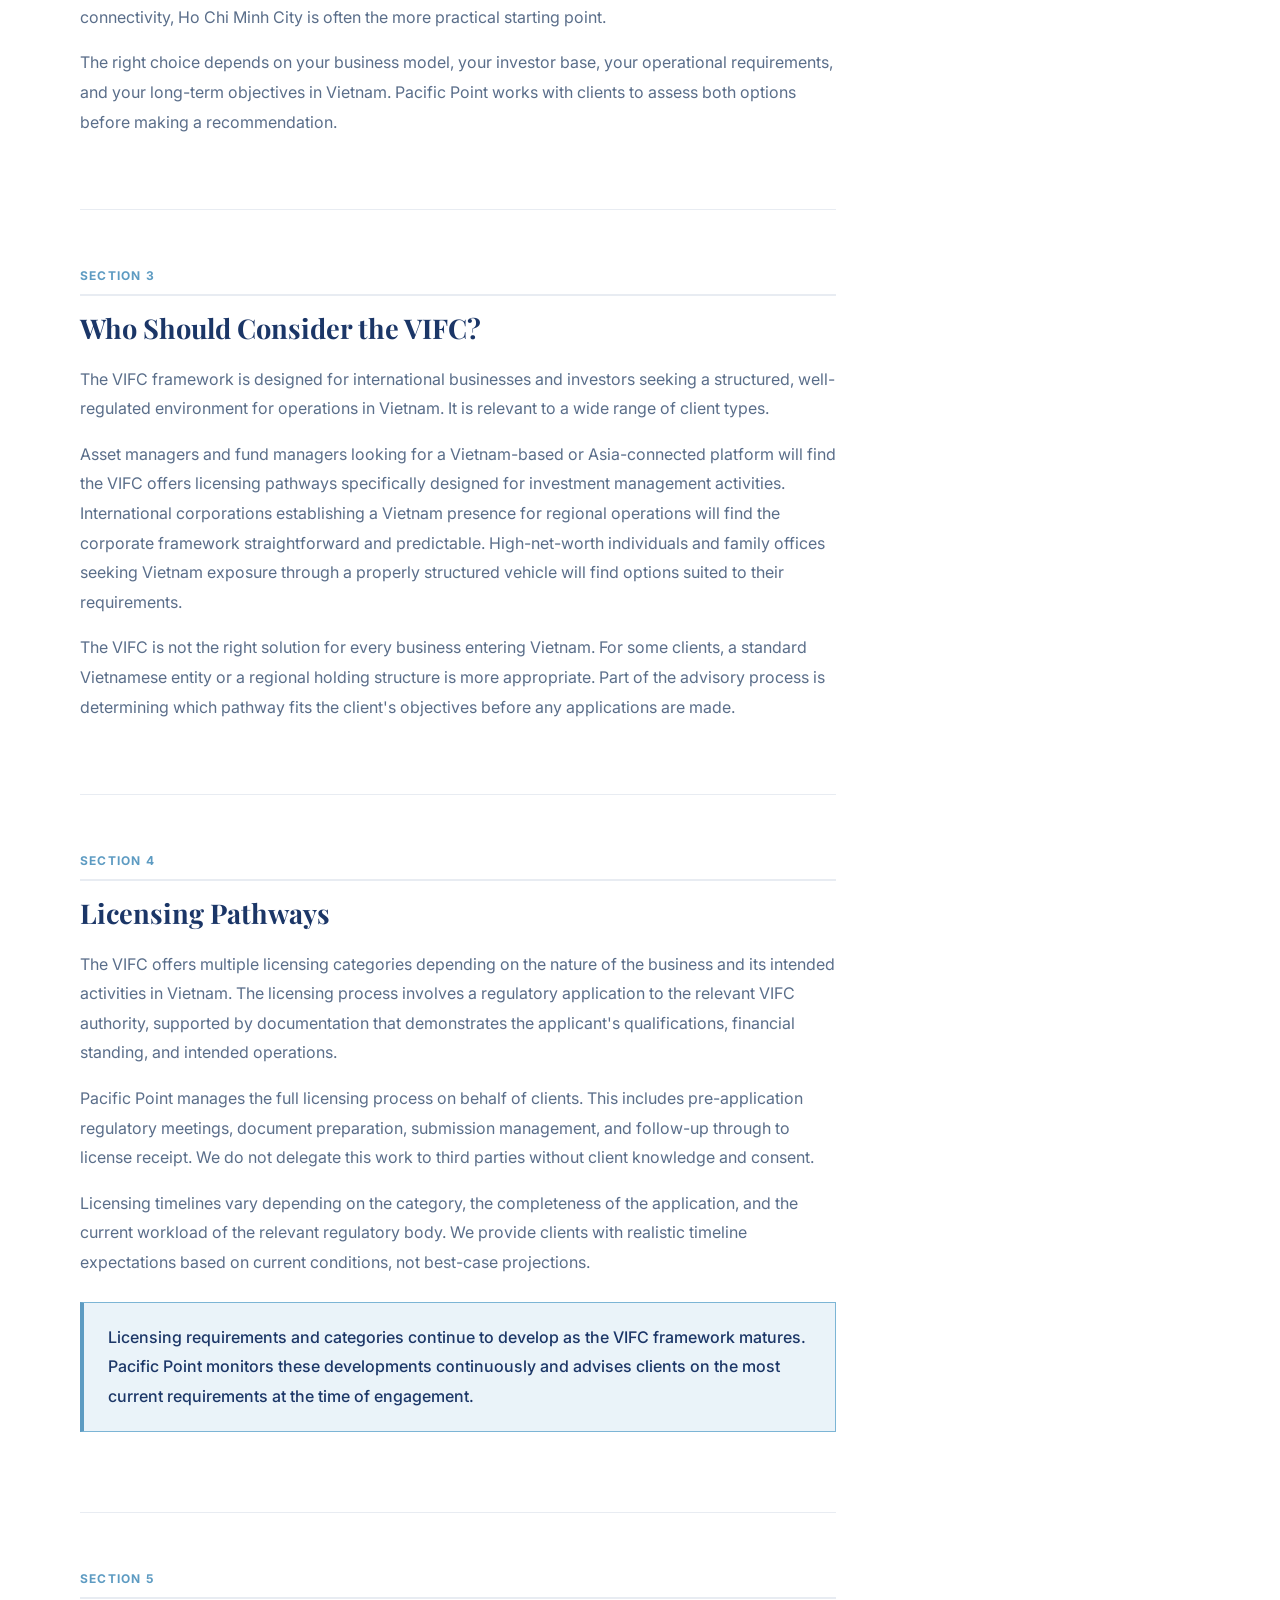
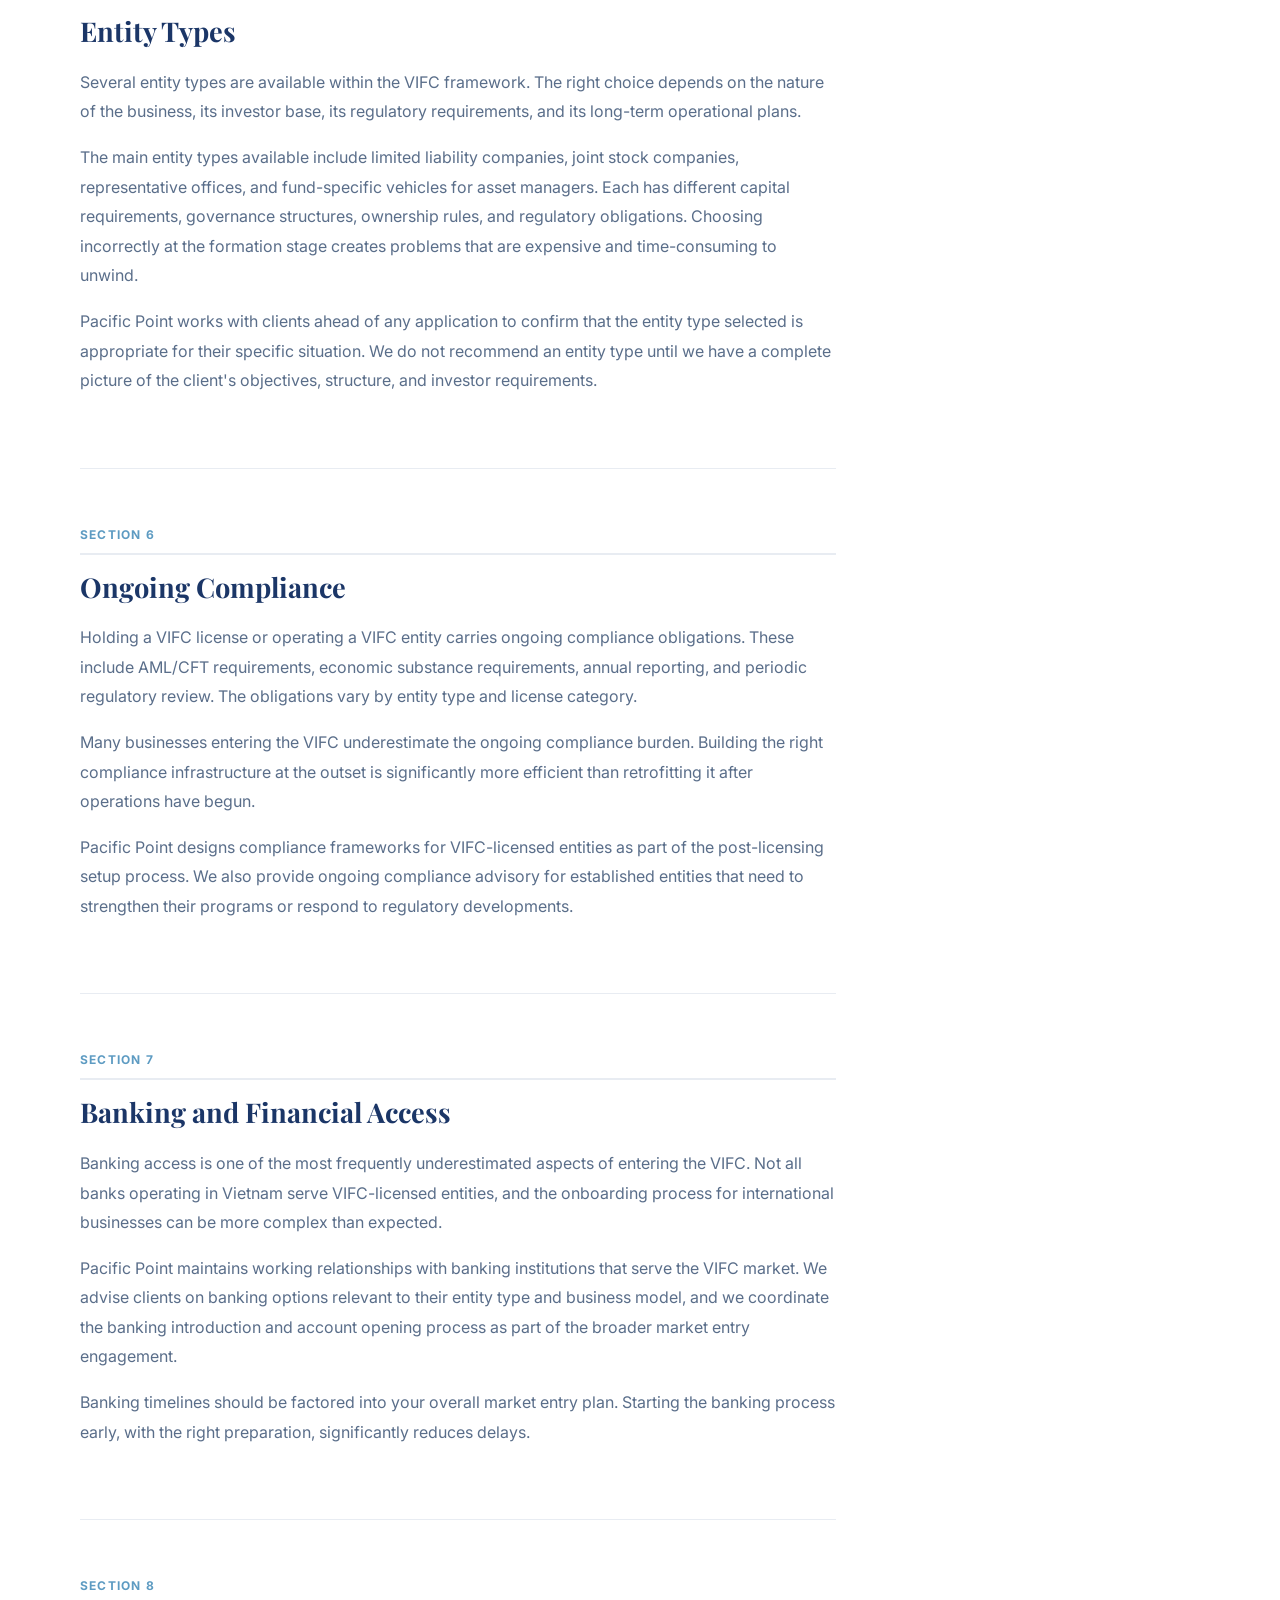
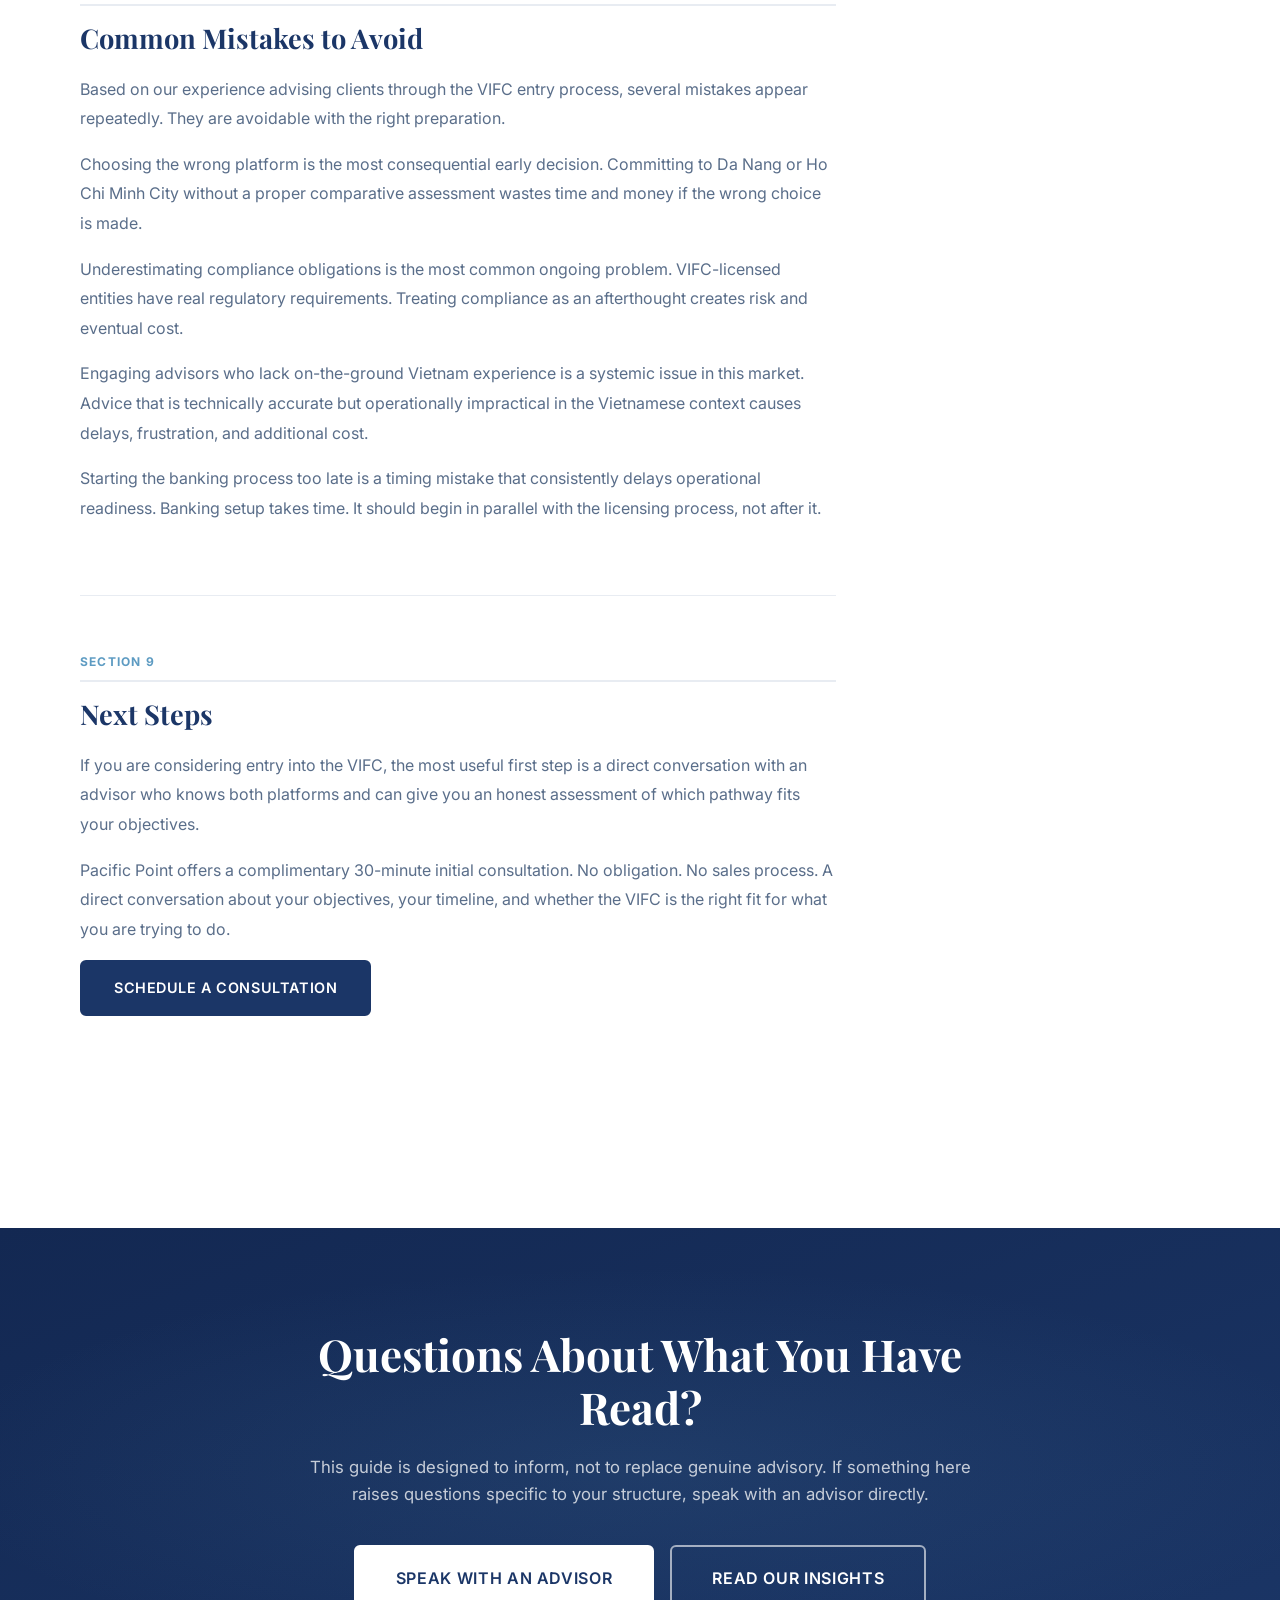
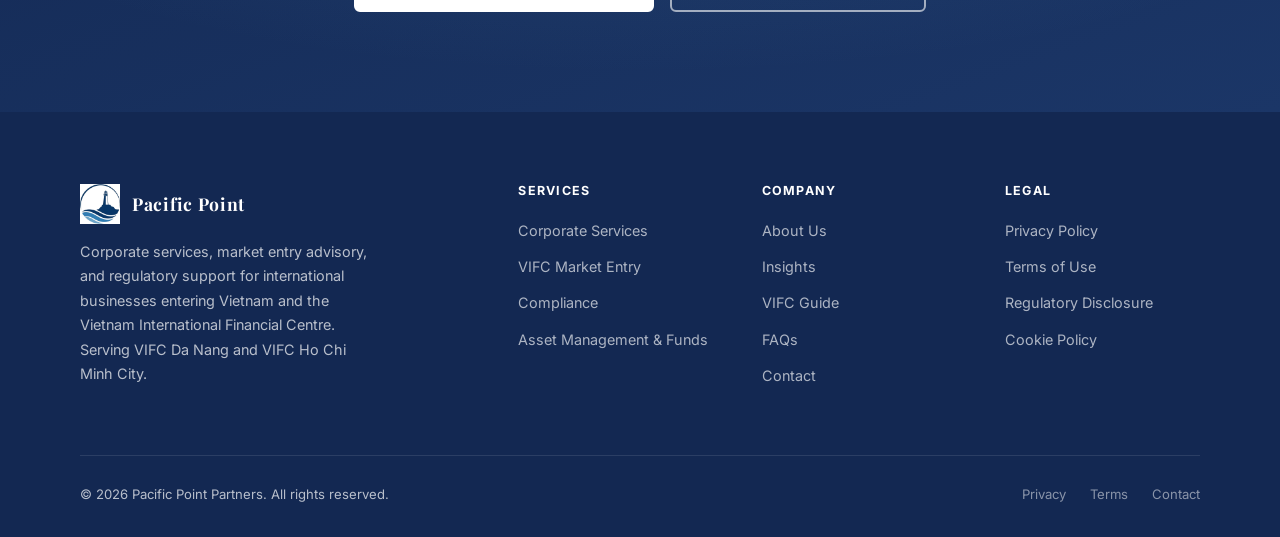
<file: vifc-guide.html>
<!DOCTYPE html>
<html lang="en">
<head>
  <meta charset="UTF-8">
  <meta name="viewport" content="width=device-width, initial-scale=1.0">
  <title>VIFC Guide — Pacific Point Partners</title>
  <meta name="description" content="A practical guide to the Vietnam International Financial Centre (VIFC). Covers Da Nang and Ho Chi Minh City platforms, licensing pathways, entity types, and what to expect when entering the VIFC.">
  <!-- Open Graph / LinkedIn -->
  <meta property="og:type" content="website">
  <meta property="og:site_name" content="Pacific Point Partners">
  <meta property="og:title" content="VIFC Market Entry Guide — Pacific Point Partners">
  <meta property="og:description" content="A practical guide to the Vietnam International Financial Centre. Updated 2026. Covers both VIFC Da Nang and VIFC Ho Chi Minh City.">
  <meta property="og:image" content="https://pacificpoint.co/assets/images/og-image.jpg">
  <meta property="og:url" content="https://pacificpoint.co/vifc-guide.html">
  <!-- Twitter Card -->
  <meta name="twitter:card" content="summary_large_image">
  <meta name="twitter:title" content="VIFC Market Entry Guide — Pacific Point Partners">
  <meta name="twitter:description" content="A practical guide to the Vietnam International Financial Centre. Updated 2026.">
  <meta name="twitter:image" content="https://pacificpoint.co/assets/images/og-image.jpg">
  <!-- Canonical -->
  <link rel="canonical" href="https://pacificpoint.co/vifc-guide.html">
  <link rel="icon" type="image/x-icon" href="assets/images/favicon.ico">
  <link rel="preconnect" href="https://fonts.googleapis.com">
  <link rel="preconnect" href="https://fonts.gstatic.com" crossorigin>
  <link href="https://fonts.googleapis.com/css2?family=Playfair+Display:wght@600;700&family=Inter:wght@400;500;600&display=swap" rel="stylesheet">
  <link rel="stylesheet" href="assets/css/style.css">
  <style>
    .guide-layout { display: grid; grid-template-columns: 1fr 300px; gap: 64px; align-items: start; }
    .guide-sidebar { position: sticky; top: 100px; }
    .guide-toc { background: var(--off-white); border-radius: var(--radius-lg); padding: 28px; margin-bottom: 24px; }
    .guide-toc h5 { font-size: 0.8rem; font-weight: 700; letter-spacing: 0.08em; text-transform: uppercase; color: var(--text-muted); margin-bottom: 16px; }
    .guide-toc ol { padding-left: 18px; margin: 0; }
    .guide-toc li { margin-bottom: 8px; font-size: 0.88rem; }
    .guide-toc a { color: var(--navy); text-decoration: none; }
    .guide-toc a:hover { color: var(--blue); }
    .guide-section { margin-bottom: 56px; padding-bottom: 56px; border-bottom: 1px solid var(--gray-200); }
    .guide-section:last-child { border-bottom: none; }
    .guide-section h2 { font-size: 1.7rem; color: var(--navy); margin-bottom: 20px; }
    .guide-section p { color: var(--text-muted); line-height: 1.85; margin-bottom: 16px; }
    .guide-section ul { padding-left: 22px; margin-bottom: 16px; }
    .guide-section ul li { color: var(--text-muted); line-height: 1.75; margin-bottom: 8px; }
    .guide-section ul li::marker { color: var(--blue); }
    .guide-callout { background: var(--blue-pale); border-left: 4px solid var(--blue); border-radius: 0 var(--radius-md) var(--radius-md) 0; padding: 20px 24px; margin: 24px 0; }
    .guide-callout p { color: var(--navy); margin: 0; font-weight: 500; }
    .guide-eyebrow { font-size: 0.75rem; font-weight: 700; letter-spacing: 0.1em; text-transform: uppercase; color: var(--blue); display: block; margin-bottom: 8px; }
    @media (max-width: 860px) { .guide-layout { grid-template-columns: 1fr; } .guide-sidebar { position: static; } }
  </style>
</head>
<body>

  <!-- ===== NAVIGATION ===== -->
  <nav class="nav" role="navigation" aria-label="Main navigation">
    <div class="container nav-inner">
      <a href="index.html" class="nav-logo" aria-label="Pacific Point home">
        <img src="assets/images/icon.png" alt="" aria-hidden="true" height="40">
        <span class="nav-brand-name">Pacific Point</span>
      </a>
      <ul class="nav-links" role="list">
        <li><a href="services.html">Services</a></li>
        <li><a href="about.html">About</a></li>
        <li><a href="vifc-guide.html">VIFC Guide</a></li>
        <li><a href="insights.html">Insights</a></li>
        <li><a href="contact.html" class="nav-cta">Get in Touch</a></li>
      </ul>
      <button class="nav-mobile-toggle" aria-label="Toggle navigation" aria-expanded="false">
        <span></span><span></span><span></span>
      </button>
    </div>
  </nav>

  <!-- ===== PAGE HERO ===== -->
  <section class="page-hero">
    <div class="container">
      <span class="hero-eyebrow">Free Resource · Updated 2026</span>
      <h1>VIFC Market Entry Guide</h1>
      <p class="lead" style="max-width: 620px; margin-top: 16px;">A practical overview of the Vietnam International Financial Centre (VIFC). Written by advisors on the ground in Vietnam for businesses and investors considering entry into either VIFC Da Nang or VIFC Ho Chi Minh City.</p>
    </div>
  </section>

  <!-- ===== GUIDE CONTENT ===== -->
  <section class="section">
    <div class="container">
      <div class="guide-layout">

        <!-- MAIN CONTENT -->
        <div>

          <div id="what-is-vifc" class="guide-section fade-up">
            <span class="guide-eyebrow">Section 1</span>
            <h2>What Is the VIFC?</h2>
            <p>The Vietnam International Financial Centre is a purpose-built financial and corporate hub established by the Vietnamese government to attract international capital, businesses, and talent. It operates as a distinct framework within Vietnam, offering specialized licensing pathways, regulatory structures, and operational conditions designed for international businesses.</p>
            <p>The VIFC is not a single location. There are two platforms: VIFC Da Nang and VIFC Ho Chi Minh City. Each platform operates under the same overarching framework but has its own characteristics, focus areas, and operational considerations. They are not interchangeable and the choice between them is a substantive advisory decision.</p>
            <div class="guide-callout">
              <p>Pacific Point advises clients on both VIFC platforms. We work across Da Nang and Ho Chi Minh City and can provide a direct comparison based on your specific structure and objectives.</p>
            </div>
          </div>

          <div id="da-nang-vs-hcmc" class="guide-section fade-up">
            <span class="guide-eyebrow">Section 2</span>
            <h2>VIFC Da Nang vs. VIFC Ho Chi Minh City</h2>
            <p>The two VIFC platforms serve distinct purposes and client profiles. Understanding the difference is essential before committing to an entry strategy.</p>
            <p>VIFC Da Nang is positioned as a greenfield financial hub. It is being developed as a dedicated international financial district with specific infrastructure, incentives, and a focus on attracting globally oriented businesses, asset managers, and financial services firms. The Da Nang platform is earlier in its development and offers significant first-mover positioning for businesses willing to establish early.</p>
            <p>VIFC Ho Chi Minh City operates within the existing commercial and financial infrastructure of Vietnam's largest city. It benefits from established banking relationships, a deeper talent pool, and proximity to the broader business community. For businesses that require immediate operational connectivity, Ho Chi Minh City is often the more practical starting point.</p>
            <p>The right choice depends on your business model, your investor base, your operational requirements, and your long-term objectives in Vietnam. Pacific Point works with clients to assess both options before making a recommendation.</p>
          </div>

          <div id="who-qualifies" class="guide-section fade-up">
            <span class="guide-eyebrow">Section 3</span>
            <h2>Who Should Consider the VIFC?</h2>
            <p>The VIFC framework is designed for international businesses and investors seeking a structured, well-regulated environment for operations in Vietnam. It is relevant to a wide range of client types.</p>
            <p>Asset managers and fund managers looking for a Vietnam-based or Asia-connected platform will find the VIFC offers licensing pathways specifically designed for investment management activities. International corporations establishing a Vietnam presence for regional operations will find the corporate framework straightforward and predictable. High-net-worth individuals and family offices seeking Vietnam exposure through a properly structured vehicle will find options suited to their requirements.</p>
            <p>The VIFC is not the right solution for every business entering Vietnam. For some clients, a standard Vietnamese entity or a regional holding structure is more appropriate. Part of the advisory process is determining which pathway fits the client's objectives before any applications are made.</p>
          </div>

          <div id="licensing" class="guide-section fade-up">
            <span class="guide-eyebrow">Section 4</span>
            <h2>Licensing Pathways</h2>
            <p>The VIFC offers multiple licensing categories depending on the nature of the business and its intended activities in Vietnam. The licensing process involves a regulatory application to the relevant VIFC authority, supported by documentation that demonstrates the applicant's qualifications, financial standing, and intended operations.</p>
            <p>Pacific Point manages the full licensing process on behalf of clients. This includes pre-application regulatory meetings, document preparation, submission management, and follow-up through to license receipt. We do not delegate this work to third parties without client knowledge and consent.</p>
            <p>Licensing timelines vary depending on the category, the completeness of the application, and the current workload of the relevant regulatory body. We provide clients with realistic timeline expectations based on current conditions, not best-case projections.</p>
            <div class="guide-callout">
              <p>Licensing requirements and categories continue to develop as the VIFC framework matures. Pacific Point monitors these developments continuously and advises clients on the most current requirements at the time of engagement.</p>
            </div>
          </div>

          <div id="entity-types" class="guide-section fade-up">
            <span class="guide-eyebrow">Section 5</span>
            <h2>Entity Types</h2>
            <p>Several entity types are available within the VIFC framework. The right choice depends on the nature of the business, its investor base, its regulatory requirements, and its long-term operational plans.</p>
            <p>The main entity types available include limited liability companies, joint stock companies, representative offices, and fund-specific vehicles for asset managers. Each has different capital requirements, governance structures, ownership rules, and regulatory obligations. Choosing incorrectly at the formation stage creates problems that are expensive and time-consuming to unwind.</p>
            <p>Pacific Point works with clients ahead of any application to confirm that the entity type selected is appropriate for their specific situation. We do not recommend an entity type until we have a complete picture of the client's objectives, structure, and investor requirements.</p>
          </div>

          <div id="compliance" class="guide-section fade-up">
            <span class="guide-eyebrow">Section 6</span>
            <h2>Ongoing Compliance</h2>
            <p>Holding a VIFC license or operating a VIFC entity carries ongoing compliance obligations. These include AML/CFT requirements, economic substance requirements, annual reporting, and periodic regulatory review. The obligations vary by entity type and license category.</p>
            <p>Many businesses entering the VIFC underestimate the ongoing compliance burden. Building the right compliance infrastructure at the outset is significantly more efficient than retrofitting it after operations have begun.</p>
            <p>Pacific Point designs compliance frameworks for VIFC-licensed entities as part of the post-licensing setup process. We also provide ongoing compliance advisory for established entities that need to strengthen their programs or respond to regulatory developments.</p>
          </div>

          <div id="banking" class="guide-section fade-up">
            <span class="guide-eyebrow">Section 7</span>
            <h2>Banking and Financial Access</h2>
            <p>Banking access is one of the most frequently underestimated aspects of entering the VIFC. Not all banks operating in Vietnam serve VIFC-licensed entities, and the onboarding process for international businesses can be more complex than expected.</p>
            <p>Pacific Point maintains working relationships with banking institutions that serve the VIFC market. We advise clients on banking options relevant to their entity type and business model, and we coordinate the banking introduction and account opening process as part of the broader market entry engagement.</p>
            <p>Banking timelines should be factored into your overall market entry plan. Starting the banking process early, with the right preparation, significantly reduces delays.</p>
          </div>

          <div id="pitfalls" class="guide-section fade-up">
            <span class="guide-eyebrow">Section 8</span>
            <h2>Common Mistakes to Avoid</h2>
            <p>Based on our experience advising clients through the VIFC entry process, several mistakes appear repeatedly. They are avoidable with the right preparation.</p>
            <p>Choosing the wrong platform is the most consequential early decision. Committing to Da Nang or Ho Chi Minh City without a proper comparative assessment wastes time and money if the wrong choice is made.</p>
            <p>Underestimating compliance obligations is the most common ongoing problem. VIFC-licensed entities have real regulatory requirements. Treating compliance as an afterthought creates risk and eventual cost.</p>
            <p>Engaging advisors who lack on-the-ground Vietnam experience is a systemic issue in this market. Advice that is technically accurate but operationally impractical in the Vietnamese context causes delays, frustration, and additional cost.</p>
            <p>Starting the banking process too late is a timing mistake that consistently delays operational readiness. Banking setup takes time. It should begin in parallel with the licensing process, not after it.</p>
          </div>

          <div id="next-steps" class="guide-section fade-up">
            <span class="guide-eyebrow">Section 9</span>
            <h2>Next Steps</h2>
            <p>If you are considering entry into the VIFC, the most useful first step is a direct conversation with an advisor who knows both platforms and can give you an honest assessment of which pathway fits your objectives.</p>
            <p>Pacific Point offers a complimentary 30-minute initial consultation. No obligation. No sales process. A direct conversation about your objectives, your timeline, and whether the VIFC is the right fit for what you are trying to do.</p>
            <a href="contact.html" class="btn btn-primary">Schedule a Consultation</a>
          </div>

        </div>

        <!-- SIDEBAR -->
        <aside class="guide-sidebar">
          <div class="guide-toc">
            <h5>In This Guide</h5>
            <ol>
              <li><a href="#what-is-vifc">What Is the VIFC?</a></li>
              <li><a href="#da-nang-vs-hcmc">Da Nang vs. Ho Chi Minh City</a></li>
              <li><a href="#who-qualifies">Who Should Consider the VIFC?</a></li>
              <li><a href="#licensing">Licensing Pathways</a></li>
              <li><a href="#entity-types">Entity Types</a></li>
              <li><a href="#compliance">Ongoing Compliance</a></li>
              <li><a href="#banking">Banking and Financial Access</a></li>
              <li><a href="#pitfalls">Common Mistakes to Avoid</a></li>
              <li><a href="#next-steps">Next Steps</a></li>
            </ol>
          </div>

          <div style="background: var(--navy); border-radius: var(--radius-lg); padding: 28px; color: white; margin-bottom: 24px;">
            <h5 style="color: var(--white); font-size: 1rem; margin-bottom: 12px;">Get the Full Guide</h5>
            <p style="color: rgba(255,255,255,0.75); font-size: 0.88rem; margin-bottom: 20px;">Enter your email and we will send the complete guide directly to your inbox.</p>
            <form id="sidebarGateForm" style="display: flex; flex-direction: column; gap: 10px;">
              <input type="email" placeholder="Your email address" class="form-input" required style="background: rgba(255,255,255,0.1); border-color: rgba(255,255,255,0.2); color: white; font-size: 0.88rem;">
              <button type="submit" class="btn btn-white btn-sm" style="width: 100%; justify-content: center;">Send the Guide</button>
            </form>
            <p style="color: rgba(255,255,255,0.4); font-size: 0.75rem; margin-top: 10px; margin-bottom: 0;">No marketing emails.</p>
          </div>

          <div style="background: var(--off-white); border-radius: var(--radius-lg); padding: 24px;">
            <h5 style="font-size: 0.85rem; font-weight: 700; color: var(--navy); margin-bottom: 12px;">Related Insights</h5>
            <ul style="list-style: none; padding: 0; margin: 0;">
              <li style="margin-bottom: 12px; padding-bottom: 12px; border-bottom: 1px solid var(--gray-200);"><a href="insights.html" style="color: var(--navy); text-decoration: none; font-size: 0.85rem; line-height: 1.5; display: block;">VIFC Da Nang vs. VIFC Ho Chi Minh City: Choosing the Right Platform</a></li>
              <li style="margin-bottom: 12px; padding-bottom: 12px; border-bottom: 1px solid var(--gray-200);"><a href="insights.html" style="color: var(--navy); text-decoration: none; font-size: 0.85rem; line-height: 1.5; display: block;">What Corporates Need to Know Before Entering Vietnam</a></li>
              <li><a href="insights.html" style="color: var(--navy); text-decoration: none; font-size: 0.85rem; line-height: 1.5; display: block;">VIFC 2026: What Has Changed and What It Means</a></li>
            </ul>
          </div>
        </aside>

      </div>
    </div>
  </section>

  <!-- ===== CTA ===== -->
  <section class="cta-section">
    <div class="cta-section-inner fade-up">
      <h2>Questions About What You Have Read?</h2>
      <p>This guide is designed to inform, not to replace genuine advisory. If something here raises questions specific to your structure, speak with an advisor directly.</p>
      <div class="btn-actions">
        <a href="contact.html" class="btn btn-white btn-lg">Speak with an Advisor</a>
        <a href="insights.html" class="btn btn-outline-white btn-lg">Read Our Insights</a>
      </div>
    </div>
  </section>

  <!-- ===== FOOTER ===== -->
  <footer class="footer">
    <div class="container">
      <div class="footer-grid">
        <div class="footer-brand">
          <div class="footer-logo">
            <img src="assets/images/icon-white.png" alt="Pacific Point Partners" height="40">
            <span class="footer-logo-text">Pacific Point</span>
          </div>
          <p>Corporate services, market entry advisory, and regulatory support for international businesses entering Vietnam and the Vietnam International Financial Centre. Serving VIFC Da Nang and VIFC Ho Chi Minh City.</p>
        </div>
        <div class="footer-col">
          <h5>Services</h5>
          <ul>
            <li><a href="services.html#corporate">Corporate Services</a></li>
            <li><a href="services.html#vifc">VIFC Market Entry</a></li>
            <li><a href="services.html#compliance">Compliance</a></li>
            <li><a href="services.html#funds">Asset Management &amp; Funds</a></li>
          </ul>
        </div>
        <div class="footer-col">
          <h5>Company</h5>
          <ul>
            <li><a href="about.html">About Us</a></li>
            <li><a href="insights.html">Insights</a></li>
            <li><a href="vifc-guide.html">VIFC Guide</a></li>
            <li><a href="faq.html">FAQs</a></li>
            <li><a href="contact.html">Contact</a></li>
          </ul>
        </div>
        <div class="footer-col">
          <h5>Legal</h5>
          <ul>
            <li><a href="privacy.html">Privacy Policy</a></li>
            <li><a href="terms.html">Terms of Use</a></li>
            <li><a href="regulatory-disclosure.html">Regulatory Disclosure</a></li>
            <li><a href="cookie-policy.html">Cookie Policy</a></li>
          </ul>
        </div>
      </div>
      <div class="footer-bottom">
        <p>© 2026 Pacific Point Partners. All rights reserved.</p>
        <div class="footer-bottom-links">
          <a href="privacy.html">Privacy</a>
          <a href="terms.html">Terms</a>
          <a href="contact.html">Contact</a>
        </div>
      </div>
    </div>
  </footer>

  <script src="assets/js/main.js"></script>
  <script>
    const sidebarForm = document.getElementById('sidebarGateForm');
    if (sidebarForm) {
      sidebarForm.addEventListener('submit', function(e) {
        e.preventDefault();
        sidebarForm.innerHTML = '<p style="color: var(--blue-light); font-weight: 600; font-size: 0.88rem;">Guide on its way to your inbox.</p>';
      });
    }
  </script>
</body>
</html>
</file>
<file: assets/css/style.css>
/* ============================================================
   PACIFIC POINT — Site Stylesheet
   Brand: Navy #1B3667 | Blue #5D9BC2 | White #FFFFFF
   ============================================================ */

/* ---------- CSS Variables ---------- */
:root {
  --navy:        #1B3667;
  --navy-dark:   #132852;
  --navy-light:  #234080;
  --blue:        #5D9BC2;
  --blue-light:  #7CB5D5;
  --blue-pale:   #EAF3F9;
  --white:       #FFFFFF;
  --off-white:   #F7F9FC;
  --gray-100:    #F3F5F8;
  --gray-200:    #E8ECF2;
  --gray-400:    #9AAEC4;
  --gray-600:    #5A6E8A;
  --gray-800:    #2C3A4E;
  --text:        #2C3A4E;
  --text-muted:  #5A6E8A;

  --font-serif:  'Playfair Display', Georgia, 'Times New Roman', serif;
  --font-sans:   'Inter', -apple-system, BlinkMacSystemFont, 'Segoe UI', sans-serif;

  --nav-h:       80px;
  --radius:      6px;
  --radius-lg:   12px;
  --shadow-sm:   0 2px 8px rgba(27,54,103,0.08);
  --shadow-md:   0 6px 24px rgba(27,54,103,0.12);
  --shadow-lg:   0 16px 48px rgba(27,54,103,0.16);

  --transition:  0.25s ease;
  --max-w:       1200px;
  --section-v:   100px;
}

/* ---------- Reset ---------- */
*, *::before, *::after { box-sizing: border-box; margin: 0; padding: 0; }
html { scroll-behavior: smooth; font-size: 16px; }
body {
  font-family: var(--font-sans);
  color: var(--text);
  background: var(--white);
  line-height: 1.65;
  -webkit-font-smoothing: antialiased;
}
img { display: block; max-width: 100%; height: auto; }
a { color: inherit; text-decoration: none; }
ul { list-style: none; }
button { cursor: pointer; border: none; background: none; font-family: inherit; }

/* ---------- Typography ---------- */
h1, h2, h3, h4, h5 {
  font-family: var(--font-serif);
  line-height: 1.2;
  color: var(--navy);
  font-weight: 700;
}
h1 { font-size: clamp(2.4rem, 5vw, 3.6rem); }
h2 { font-size: clamp(1.9rem, 3.5vw, 2.75rem); }
h3 { font-size: clamp(1.3rem, 2.5vw, 1.7rem); }
h4 { font-size: 1.2rem; }
p  { margin-bottom: 1rem; }
p:last-child { margin-bottom: 0; }

.lead {
  font-size: clamp(1.05rem, 2vw, 1.2rem);
  color: var(--text-muted);
  line-height: 1.75;
}

.serif { font-family: var(--font-serif); }
.text-navy  { color: var(--navy); }
.text-blue  { color: var(--blue); }
.text-muted { color: var(--text-muted); }
.text-white { color: var(--white); }
.text-center { text-align: center; }

/* ---------- Layout ---------- */
.container {
  width: 100%;
  max-width: var(--max-w);
  margin: 0 auto;
  padding: 0 40px;
}
.section { padding: var(--section-v) 0; }
.section-sm { padding: 60px 0; }
.section-lg { padding: 140px 0; }

/* ---------- Navigation ---------- */
.nav {
  position: fixed;
  top: 0; left: 0; right: 0;
  z-index: 1000;
  height: var(--nav-h);
  background: var(--white);
  border-bottom: 1px solid var(--gray-200);
  transition: box-shadow var(--transition);
}
.nav.scrolled {
  box-shadow: var(--shadow-md);
}
.nav-inner {
  display: flex;
  align-items: center;
  justify-content: space-between;
  height: 100%;
}
.nav-logo {
  display: flex;
  align-items: center;
  gap: 11px;
  flex-shrink: 0;
  text-decoration: none;
}
.nav-logo img {
  height: 40px;
  width: auto;
  flex-shrink: 0;
}
.nav-brand-name {
  font-family: var(--font-serif);
  font-size: 1.05rem;
  font-weight: 700;
  color: var(--navy);
  letter-spacing: 0.06em;
  text-transform: uppercase;
  line-height: 1;
  white-space: nowrap;
}
.nav-links {
  display: flex;
  align-items: center;
  gap: 36px;
}
.nav-links a {
  font-size: 0.9rem;
  font-weight: 500;
  letter-spacing: 0.04em;
  text-transform: uppercase;
  color: var(--gray-800);
  transition: color var(--transition);
  position: relative;
}
.nav-links a::after {
  content: '';
  position: absolute;
  bottom: -4px; left: 0;
  width: 0; height: 2px;
  background: var(--blue);
  transition: width var(--transition);
}
.nav-links a:hover { color: var(--navy); }
.nav-links a:hover::after { width: 100%; }
.nav-links a.active { color: var(--navy); }
.nav-links a.active::after { width: 100%; }

.nav-cta {
  display: inline-flex;
  align-items: center;
  padding: 10px 24px;
  background: var(--navy);
  color: var(--white) !important;
  border-radius: var(--radius);
  font-size: 0.85rem;
  font-weight: 600;
  letter-spacing: 0.05em;
  text-transform: uppercase;
  transition: background var(--transition), transform var(--transition);
}
.nav-cta:hover {
  background: var(--navy-dark);
  transform: translateY(-1px);
}
.nav-cta::after { display: none !important; }

.nav-mobile-toggle {
  display: none;
  flex-direction: column;
  gap: 5px;
  padding: 4px;
}
.nav-mobile-toggle span {
  display: block;
  width: 24px; height: 2px;
  background: var(--navy);
  border-radius: 2px;
  transition: transform var(--transition), opacity var(--transition);
}
.nav-mobile-toggle.open span:nth-child(1) { transform: translateY(7px) rotate(45deg); }
.nav-mobile-toggle.open span:nth-child(2) { opacity: 0; }
.nav-mobile-toggle.open span:nth-child(3) { transform: translateY(-7px) rotate(-45deg); }

/* ---------- Buttons ---------- */
.btn {
  display: inline-flex;
  align-items: center;
  gap: 8px;
  padding: 14px 32px;
  border-radius: var(--radius);
  font-family: var(--font-sans);
  font-size: 0.9rem;
  font-weight: 600;
  letter-spacing: 0.04em;
  text-transform: uppercase;
  transition: all var(--transition);
  cursor: pointer;
}
.btn-primary {
  background: var(--navy);
  color: var(--white);
  border: 2px solid var(--navy);
}
.btn-primary:hover {
  background: var(--navy-dark);
  border-color: var(--navy-dark);
  transform: translateY(-2px);
  box-shadow: var(--shadow-md);
}
.btn-outline {
  background: transparent;
  color: var(--navy);
  border: 2px solid var(--navy);
}
.btn-outline:hover {
  background: var(--navy);
  color: var(--white);
  transform: translateY(-2px);
}
.btn-white {
  background: var(--white);
  color: var(--navy);
  border: 2px solid var(--white);
}
.btn-white:hover {
  background: transparent;
  color: var(--white);
  transform: translateY(-2px);
}
.btn-outline-white {
  background: transparent;
  color: var(--white);
  border: 2px solid rgba(255,255,255,0.6);
}
.btn-outline-white:hover {
  background: rgba(255,255,255,0.12);
  border-color: var(--white);
  transform: translateY(-2px);
}
.btn-lg { padding: 18px 40px; font-size: 1rem; }
.btn-sm { padding: 10px 22px; font-size: 0.82rem; }

/* ---------- Hero (Default) ---------- */
.hero {
  padding-top: calc(var(--nav-h) + 80px);
  padding-bottom: 100px;
  background: linear-gradient(160deg, var(--navy-dark) 0%, var(--navy) 50%, var(--navy-light) 100%);
  color: var(--white);
  position: relative;
  overflow: hidden;
}
.hero::before {
  content: '';
  position: absolute;
  inset: 0;
  background: url("data:image/svg+xml,%3Csvg width='60' height='60' viewBox='0 0 60 60' xmlns='http://www.w3.org/2000/svg'%3E%3Cg fill='none' fill-rule='evenodd'%3E%3Cg fill='%235D9BC2' fill-opacity='0.06'%3E%3Cpath d='M36 34v-4h-2v4h-4v2h4v4h2v-4h4v-2h-4zm0-30V0h-2v4h-4v2h4v4h2V6h4V4h-4zM6 34v-4H4v4H0v2h4v4h2v-4h4v-2H6zM6 4V0H4v4H0v2h4v4h2V6h4V4H6z'/%3E%3C/g%3E%3C/g%3E%3C/svg%3E");
  opacity: 0.5;
}
.hero-content { position: relative; z-index: 1; }
.hero-eyebrow {
  display: inline-block;
  font-size: 0.8rem;
  font-weight: 600;
  letter-spacing: 0.12em;
  text-transform: uppercase;
  color: var(--blue-light);
  margin-bottom: 20px;
  padding: 6px 14px;
  border: 1px solid rgba(93,155,194,0.4);
  border-radius: 100px;
}
.hero h1 { color: var(--white); margin-bottom: 24px; }
.hero .lead { color: rgba(255,255,255,0.78); max-width: 640px; margin-bottom: 40px; }
.hero-actions { display: flex; gap: 16px; flex-wrap: wrap; }
.hero-divider {
  width: 60px; height: 3px;
  background: var(--blue);
  margin: 24px 0;
  border-radius: 2px;
}

/* ---------- Page Hero (inner pages) ---------- */
.page-hero {
  padding-top: calc(var(--nav-h) + 60px);
  padding-bottom: 60px;
  background: linear-gradient(160deg, var(--navy-dark) 0%, var(--navy) 100%);
  color: var(--white);
}
.page-hero h1 { color: var(--white); font-size: clamp(2rem, 4vw, 3rem); }
.page-hero .lead { color: rgba(255,255,255,0.75); }

/* ---------- Section Header ---------- */
.section-header { margin-bottom: 60px; }
.section-header.centered { text-align: center; }
.section-eyebrow {
  display: inline-block;
  font-size: 0.78rem;
  font-weight: 600;
  letter-spacing: 0.12em;
  text-transform: uppercase;
  color: var(--blue);
  margin-bottom: 14px;
}
.section-header h2 { margin-bottom: 16px; }
.section-header p { color: var(--text-muted); max-width: 600px; }
.section-header.centered p { margin: 0 auto; }
.section-rule {
  width: 48px; height: 3px;
  background: var(--blue);
  margin-bottom: 20px;
  border-radius: 2px;
}
.section-header.centered .section-rule { margin: 0 auto 20px; }

/* ---------- Cards ---------- */
.card {
  background: var(--white);
  border-radius: var(--radius-lg);
  border: 1px solid var(--gray-200);
  padding: 36px;
  transition: transform var(--transition), box-shadow var(--transition), border-color var(--transition);
}
.card:hover {
  transform: translateY(-4px);
  box-shadow: var(--shadow-md);
  border-color: var(--blue-light);
}
.card-icon {
  width: 52px; height: 52px;
  background: var(--blue-pale);
  border-radius: 10px;
  display: flex;
  align-items: center;
  justify-content: center;
  margin-bottom: 20px;
}
.card-icon svg { width: 24px; height: 24px; stroke: var(--blue); }
.card h3 { font-size: 1.2rem; margin-bottom: 12px; }
.card p { color: var(--text-muted); font-size: 0.95rem; }

/* ---------- Grid ---------- */
.grid { display: grid; gap: 28px; }
.grid-2 { grid-template-columns: repeat(2, 1fr); }
.grid-3 { grid-template-columns: repeat(3, 1fr); }
.grid-4 { grid-template-columns: repeat(4, 1fr); }

/* ---------- Stats Row ---------- */
.stats-row {
  display: grid;
  grid-template-columns: repeat(4, 1fr);
  gap: 1px;
  background: var(--gray-200);
  border: 1px solid var(--gray-200);
  border-radius: var(--radius-lg);
  overflow: hidden;
}
.stat-item {
  background: var(--white);
  padding: 36px 28px;
  text-align: center;
}
.stat-number {
  font-family: var(--font-serif);
  font-size: 2.6rem;
  font-weight: 700;
  color: var(--navy);
  line-height: 1;
  display: block;
}
/* For text-based trust markers (no fake numbers) */
.stat-word {
  font-family: var(--font-serif);
  font-size: 1.25rem;
  font-weight: 700;
  color: var(--navy);
  line-height: 1.25;
  display: block;
  margin-bottom: 4px;
}
.stat-label {
  font-size: 0.85rem;
  color: var(--text-muted);
  margin-top: 8px;
  font-weight: 500;
  letter-spacing: 0.02em;
}

/* ---------- Dark Section ---------- */
.section-dark {
  background: linear-gradient(160deg, var(--navy-dark) 0%, var(--navy) 100%);
  color: var(--white);
}
.section-dark h2, .section-dark h3, .section-dark h4 { color: var(--white); }
.section-dark p { color: rgba(255,255,255,0.75); }
.section-dark .lead { color: rgba(255,255,255,0.75); }

/* ---------- Light Section ---------- */
.section-light { background: var(--off-white); }
.section-pale  { background: var(--blue-pale); }

/* ---------- Process Steps ---------- */
.process-steps { counter-reset: step; }
.process-step {
  display: grid;
  grid-template-columns: 56px 1fr;
  gap: 24px;
  padding: 32px 0;
  border-bottom: 1px solid var(--gray-200);
}
.process-step:last-child { border-bottom: none; }
.step-number {
  width: 56px; height: 56px;
  background: var(--navy);
  color: var(--white);
  border-radius: 50%;
  display: flex;
  align-items: center;
  justify-content: center;
  font-family: var(--font-serif);
  font-size: 1.3rem;
  font-weight: 700;
  flex-shrink: 0;
  margin-top: 4px;
}
.step-content h4 { margin-bottom: 8px; font-size: 1.1rem; }
.step-content p  { color: var(--text-muted); font-size: 0.95rem; margin: 0; }

/* ---------- Insights / Blog Cards ---------- */
.insight-card {
  background: var(--white);
  border-radius: var(--radius-lg);
  border: 1px solid var(--gray-200);
  overflow: hidden;
  transition: transform var(--transition), box-shadow var(--transition);
  display: flex;
  flex-direction: column;
}
.insight-card:hover {
  transform: translateY(-4px);
  box-shadow: var(--shadow-md);
}
.insight-card-body { padding: 28px; flex: 1; }
.insight-tag {
  display: inline-block;
  font-size: 0.72rem;
  font-weight: 600;
  letter-spacing: 0.1em;
  text-transform: uppercase;
  color: var(--blue);
  background: var(--blue-pale);
  padding: 4px 10px;
  border-radius: 100px;
  margin-bottom: 14px;
}
.insight-card h3 {
  font-size: 1.15rem;
  margin-bottom: 10px;
  line-height: 1.35;
}
.insight-card p {
  color: var(--text-muted);
  font-size: 0.9rem;
  margin-bottom: 0;
}
.insight-card-footer {
  padding: 18px 28px;
  border-top: 1px solid var(--gray-200);
  display: flex;
  align-items: center;
  justify-content: space-between;
}
.insight-date {
  font-size: 0.82rem;
  color: var(--text-muted);
}
.insight-read-more {
  font-size: 0.82rem;
  font-weight: 600;
  color: var(--blue);
  display: flex;
  align-items: center;
  gap: 4px;
  transition: gap var(--transition);
}
.insight-read-more:hover { gap: 8px; }

/* ---------- CTA Section ---------- */
.cta-section {
  background: linear-gradient(160deg, var(--navy-dark) 0%, var(--navy) 100%);
  padding: 100px 0;
  text-align: center;
  color: var(--white);
  position: relative;
  overflow: hidden;
}
.cta-section::before {
  content: '';
  position: absolute;
  inset: 0;
  background: radial-gradient(ellipse 80% 60% at 50% 50%, rgba(93,155,194,0.12) 0%, transparent 70%);
}
.cta-section-inner { position: relative; z-index: 1; max-width: 680px; margin: 0 auto; }
.cta-section h2 { color: var(--white); margin-bottom: 20px; }
.cta-section p { color: rgba(255,255,255,0.75); margin-bottom: 36px; font-size: 1.05rem; }
.cta-section .btn-actions { display: flex; gap: 16px; justify-content: center; flex-wrap: wrap; }

/* ---------- Forms ---------- */
.form-group { margin-bottom: 22px; }
.form-label {
  display: block;
  font-size: 0.85rem;
  font-weight: 600;
  color: var(--gray-800);
  margin-bottom: 7px;
  letter-spacing: 0.02em;
}
.form-input,
.form-select,
.form-textarea {
  width: 100%;
  padding: 13px 16px;
  border: 1.5px solid var(--gray-200);
  border-radius: var(--radius);
  font-family: var(--font-sans);
  font-size: 0.95rem;
  color: var(--text);
  background: var(--white);
  transition: border-color var(--transition), box-shadow var(--transition);
  outline: none;
}
.form-input:focus,
.form-select:focus,
.form-textarea:focus {
  border-color: var(--blue);
  box-shadow: 0 0 0 3px rgba(93,155,194,0.15);
}
.form-textarea { resize: vertical; min-height: 130px; }
.form-row { display: grid; grid-template-columns: 1fr 1fr; gap: 20px; }
.form-note {
  font-size: 0.82rem;
  color: var(--text-muted);
  margin-top: 6px;
}

/* ---------- Contact Info ---------- */
.contact-info-item {
  display: flex;
  gap: 16px;
  margin-bottom: 28px;
}
.contact-info-icon {
  width: 44px; height: 44px;
  background: var(--blue-pale);
  border-radius: 10px;
  display: flex;
  align-items: center;
  justify-content: center;
  flex-shrink: 0;
}
.contact-info-icon svg { width: 20px; height: 20px; stroke: var(--blue); }
.contact-info-text h5 { font-family: var(--font-sans); font-weight: 600; margin-bottom: 4px; font-size: 0.9rem; color: var(--navy); }
.contact-info-text p { color: var(--text-muted); font-size: 0.9rem; margin: 0; }

/* ---------- VIFC Guide ---------- */
.guide-toc {
  background: var(--blue-pale);
  border-left: 4px solid var(--blue);
  border-radius: 0 var(--radius) var(--radius) 0;
  padding: 24px 28px;
  margin-bottom: 36px;
}
.guide-toc h4 { font-size: 1rem; margin-bottom: 12px; color: var(--navy); }
.guide-toc ol { padding-left: 20px; }
.guide-toc ol li { color: var(--text-muted); font-size: 0.9rem; margin-bottom: 6px; }
.guide-toc ol li a { color: var(--blue); transition: color var(--transition); }
.guide-toc ol li a:hover { color: var(--navy); }

.guide-section { margin-bottom: 56px; }
.guide-section h2 { font-size: 1.9rem; margin-bottom: 20px; padding-top: 16px; border-top: 2px solid var(--gray-200); }
.guide-section h3 { font-size: 1.3rem; margin-bottom: 12px; color: var(--navy); }
.guide-section p { color: var(--text-muted); line-height: 1.8; }
.guide-section ul { padding-left: 24px; margin-bottom: 16px; }
.guide-section ul li { color: var(--text-muted); margin-bottom: 8px; line-height: 1.7; }
.guide-section ul li::marker { color: var(--blue); }

.guide-callout {
  background: var(--blue-pale);
  border: 1px solid var(--blue-light);
  border-radius: var(--radius-lg);
  padding: 24px 28px;
  margin: 24px 0;
}
.guide-callout p { color: var(--navy); font-weight: 500; margin: 0; }

.guide-gate {
  background: linear-gradient(135deg, var(--navy-dark) 0%, var(--navy) 100%);
  border-radius: var(--radius-lg);
  padding: 48px;
  text-align: center;
  color: var(--white);
  margin-top: 48px;
}
.guide-gate h3 { color: var(--white); margin-bottom: 12px; }
.guide-gate p { color: rgba(255,255,255,0.75); margin-bottom: 28px; }
.guide-gate .form-input {
  background: rgba(255,255,255,0.1);
  border-color: rgba(255,255,255,0.25);
  color: var(--white);
  text-align: center;
}
.guide-gate .form-input::placeholder { color: rgba(255,255,255,0.5); }
.guide-gate .form-input:focus {
  border-color: var(--blue-light);
  background: rgba(255,255,255,0.15);
  box-shadow: 0 0 0 3px rgba(93,155,194,0.25);
}

/* ---------- About Page ---------- */
.team-card {
  background: var(--white);
  border-radius: var(--radius-lg);
  border: 1px solid var(--gray-200);
  overflow: hidden;
  transition: transform var(--transition), box-shadow var(--transition);
}
.team-card:hover {
  transform: translateY(-4px);
  box-shadow: var(--shadow-md);
}
.team-card-avatar {
  height: 200px;
  background: linear-gradient(135deg, var(--navy) 0%, var(--blue) 100%);
  display: flex;
  align-items: center;
  justify-content: center;
}
.team-card-avatar span {
  font-family: var(--font-serif);
  font-size: 3rem;
  font-weight: 700;
  color: rgba(255,255,255,0.4);
}
.team-card-body { padding: 24px; }
.team-card-body h4 { font-size: 1.1rem; margin-bottom: 4px; }
.team-card-body .role {
  font-size: 0.85rem;
  color: var(--blue);
  font-weight: 600;
  margin-bottom: 10px;
  display: block;
}
.team-card-body p { color: var(--text-muted); font-size: 0.88rem; margin: 0; }

.values-grid { display: grid; grid-template-columns: repeat(2, 1fr); gap: 24px; }
.value-item { display: flex; gap: 18px; }
.value-icon {
  width: 48px; height: 48px;
  background: var(--blue-pale);
  border-radius: 10px;
  display: flex;
  align-items: center;
  justify-content: center;
  flex-shrink: 0;
}
.value-icon svg { width: 22px; height: 22px; stroke: var(--blue); }
.value-text h4 { margin-bottom: 6px; font-size: 1rem; }
.value-text p { color: var(--text-muted); font-size: 0.9rem; margin: 0; }

/* ---------- Services Page ---------- */
.service-block {
  display: grid;
  grid-template-columns: 1fr 1fr;
  gap: 80px;
  align-items: center;
  padding: 60px 0;
  border-bottom: 1px solid var(--gray-200);
}
.service-block:last-child { border-bottom: none; }
.service-block.reverse { direction: rtl; }
.service-block.reverse > * { direction: ltr; }
.service-block-icon {
  width: 64px; height: 64px;
  background: var(--blue-pale);
  border-radius: 14px;
  display: flex;
  align-items: center;
  justify-content: center;
  margin-bottom: 24px;
}
.service-block-icon svg { width: 30px; height: 30px; stroke: var(--blue); }
.service-block h3 { font-size: 1.9rem; margin-bottom: 16px; }
.service-block p { color: var(--text-muted); line-height: 1.8; margin-bottom: 16px; }
.service-block ul { padding-left: 20px; margin-bottom: 28px; }
.service-block ul li { color: var(--text-muted); margin-bottom: 8px; font-size: 0.95rem; }
.service-block ul li::marker { color: var(--blue); }
.service-visual {
  background: linear-gradient(135deg, var(--navy) 0%, var(--blue) 100%);
  border-radius: var(--radius-lg);
  height: 320px;
  display: flex;
  align-items: center;
  justify-content: center;
  position: relative;
  overflow: hidden;
}
.service-visual::after {
  content: '';
  position: absolute;
  inset: 0;
  background: url("data:image/svg+xml,%3Csvg width='40' height='40' viewBox='0 0 40 40' xmlns='http://www.w3.org/2000/svg'%3E%3Cg fill='%23ffffff' fill-opacity='0.05'%3E%3Cpath d='M20 0L0 20L20 40L40 20L20 0z'/%3E%3C/g%3E%3C/svg%3E");
}
.service-visual-label {
  font-family: var(--font-serif);
  font-size: 1.4rem;
  color: rgba(255,255,255,0.5);
  position: relative;
  z-index: 1;
  text-align: center;
  padding: 20px;
}

/* ---------- Footer ---------- */
.footer {
  background: var(--navy-dark);
  color: rgba(255,255,255,0.7);
  padding: 72px 0 32px;
}
.footer-grid {
  display: grid;
  grid-template-columns: 2fr 1fr 1fr 1fr;
  gap: 48px;
  margin-bottom: 56px;
}
.footer-brand p { font-size: 0.9rem; line-height: 1.7; margin-top: 16px; max-width: 300px; }
.footer-col h5 {
  font-family: var(--font-sans);
  font-size: 0.78rem;
  font-weight: 700;
  letter-spacing: 0.1em;
  text-transform: uppercase;
  color: var(--white);
  margin-bottom: 18px;
}
.footer-col ul li { margin-bottom: 10px; }
.footer-col ul li a {
  font-size: 0.9rem;
  color: rgba(255,255,255,0.65);
  transition: color var(--transition);
}
.footer-col ul li a:hover { color: var(--blue-light); }
.footer-bottom {
  padding-top: 28px;
  border-top: 1px solid rgba(255,255,255,0.1);
  display: flex;
  align-items: center;
  justify-content: space-between;
  flex-wrap: wrap;
  gap: 12px;
}
.footer-bottom p { font-size: 0.82rem; margin: 0; }
.footer-bottom-links { display: flex; gap: 24px; }
.footer-bottom-links a {
  font-size: 0.82rem;
  color: rgba(255,255,255,0.5);
  transition: color var(--transition);
}
.footer-bottom-links a:hover { color: var(--blue-light); }
.footer-logo { display: flex; align-items: center; gap: 12px; }
.footer-logo img { height: 40px; width: auto; }
.footer-logo-text {
  font-family: var(--font-serif);
  font-size: 1.1rem;
  font-weight: 700;
  color: var(--white);
  letter-spacing: 0.04em;
}

/* ---------- Animations ---------- */
.fade-up {
  opacity: 0;
  transform: translateY(24px);
  transition: opacity 0.6s ease, transform 0.6s ease;
}
.fade-up.visible {
  opacity: 1;
  transform: translateY(0);
}
.fade-up-delay-1 { transition-delay: 0.1s; }
.fade-up-delay-2 { transition-delay: 0.2s; }
.fade-up-delay-3 { transition-delay: 0.3s; }
.fade-up-delay-4 { transition-delay: 0.4s; }

/* ---------- Utilities ---------- */
.mb-0  { margin-bottom: 0; }
.mb-1  { margin-bottom: 8px; }
.mb-2  { margin-bottom: 16px; }
.mb-3  { margin-bottom: 24px; }
.mb-4  { margin-bottom: 32px; }
.mb-5  { margin-bottom: 40px; }
.mb-6  { margin-bottom: 56px; }
.mt-3  { margin-top: 24px; }
.mt-4  { margin-top: 32px; }
.mt-5  { margin-top: 40px; }
.gap-4 { gap: 16px; }
.d-flex { display: flex; }
.align-center { align-items: center; }
.justify-between { justify-content: space-between; }

.divider {
  width: 100%;
  height: 1px;
  background: var(--gray-200);
  margin: 48px 0;
}

/* ---------- Mobile Navigation Drawer ---------- */
@media (max-width: 960px) {
  .nav-links {
    display: none;
    position: fixed;
    top: var(--nav-h);
    left: 0; right: 0;
    background: var(--white);
    flex-direction: column;
    align-items: stretch;
    gap: 0;
    padding: 20px 0;
    box-shadow: var(--shadow-md);
    border-top: 1px solid var(--gray-200);
  }
  .nav-links.open { display: flex; }
  .nav-links a {
    padding: 14px 32px;
    border-bottom: 1px solid var(--gray-100);
  }
  .nav-links a::after { display: none; }
  .nav-cta { margin: 16px 32px 4px; }
  .nav-mobile-toggle { display: flex; }

  .container { padding: 0 24px; }
  :root { --section-v: 64px; }
}

/* ---------- Responsive ---------- */
@media (max-width: 860px) {
  .grid-3, .grid-4 { grid-template-columns: 1fr 1fr; }
  .stats-row { grid-template-columns: repeat(2, 1fr); }
  .footer-grid { grid-template-columns: 1fr 1fr; }
  .service-block { grid-template-columns: 1fr; gap: 40px; }
  .service-block.reverse { direction: ltr; }
  .form-row { grid-template-columns: 1fr; }
  .values-grid { grid-template-columns: 1fr; }
}

@media (max-width: 600px) {
  .grid-2, .grid-3, .grid-4 { grid-template-columns: 1fr; }
  .stats-row { grid-template-columns: 1fr 1fr; }
  .footer-grid { grid-template-columns: 1fr; gap: 36px; }
  .hero-actions { flex-direction: column; }
  .cta-section .btn-actions { flex-direction: column; align-items: center; }
  h1 { font-size: 2.2rem; }
  h2 { font-size: 1.8rem; }
}

/* ---------- Page Split Layouts (two-column sections) ---------- */
.page-split {
  display: grid;
  grid-template-columns: 1fr 1fr;
  gap: 80px;
  align-items: center;
}
.page-split-start {
  display: grid;
  grid-template-columns: 1fr 1fr;
  gap: 80px;
  align-items: start;
}
.featured-grid {
  display: grid;
  grid-template-columns: 1fr 1fr;
  gap: 48px;
  align-items: center;
}

@media (max-width: 860px) {
  .page-split,
  .page-split-start,
  .featured-grid {
    grid-template-columns: 1fr;
    gap: 40px;
  }
  /* Hide decorative visual blocks on mobile to keep pages clean */
  .service-visual { height: 200px; }
  /* Contact grid stacks cleanly */
  .contact-direct { margin-top: 0; }
  /* Stats word wrapping on small screens */
  .stat-word { font-size: 1.05rem; }
  /* Btn actions stack */
  .btn-actions { flex-direction: column; align-items: flex-start; }
}

@media (max-width: 600px) {
  .btn-actions { align-items: center; }
  .hero { padding-top: calc(var(--nav-h) + 40px); padding-bottom: 56px; }
  .page-hero { padding-top: calc(var(--nav-h) + 32px); padding-bottom: 36px; }
  .section { padding: 48px 0; }
  .container { padding: 0 18px; }
  /* Process steps compact on mobile */
  .process-step { grid-template-columns: 44px 1fr; gap: 16px; }
  .step-number { width: 44px; height: 44px; font-size: 1.1rem; }
  /* Card padding reduced */
  .card { padding: 20px; }
  .insight-card-body { padding: 20px; }
  .insight-card-footer { padding: 14px 20px; }
  /* Hero heading size */
  h1 { font-size: clamp(1.8rem, 7vw, 2.4rem); }
  h2 { font-size: clamp(1.5rem, 6vw, 2rem); }
  /* Section header spacing */
  .section-header { margin-bottom: 36px; }
  /* Reduce large stat numbers */
  .stat-number { font-size: 2.2rem; }
  .stat-word { font-size: 1rem; word-break: break-word; }
  /* Hide purely decorative gradient blocks on small screens */
  .featured-grid > div:last-child { display: none; }
  /* CTA section tighter */
  .cta-section-inner { padding: 48px 20px; }
  /* Footer grid tighter */
  .footer-grid { gap: 28px; }
  /* Team card avatar smaller */
  .team-card-avatar { width: 64px; height: 64px; font-size: 1.2rem; }
}

/* ---------- Form Name Row (responsive 2-col) ---------- */
.form-name-row {
  display: grid;
  grid-template-columns: 1fr 1fr;
  gap: 16px;
}
@media (max-width: 560px) {
  .form-name-row { grid-template-columns: 1fr; }
}

/* ---------- Prevent horizontal scroll ---------- */
html, body { overflow-x: hidden; max-width: 100%; }
</file>
